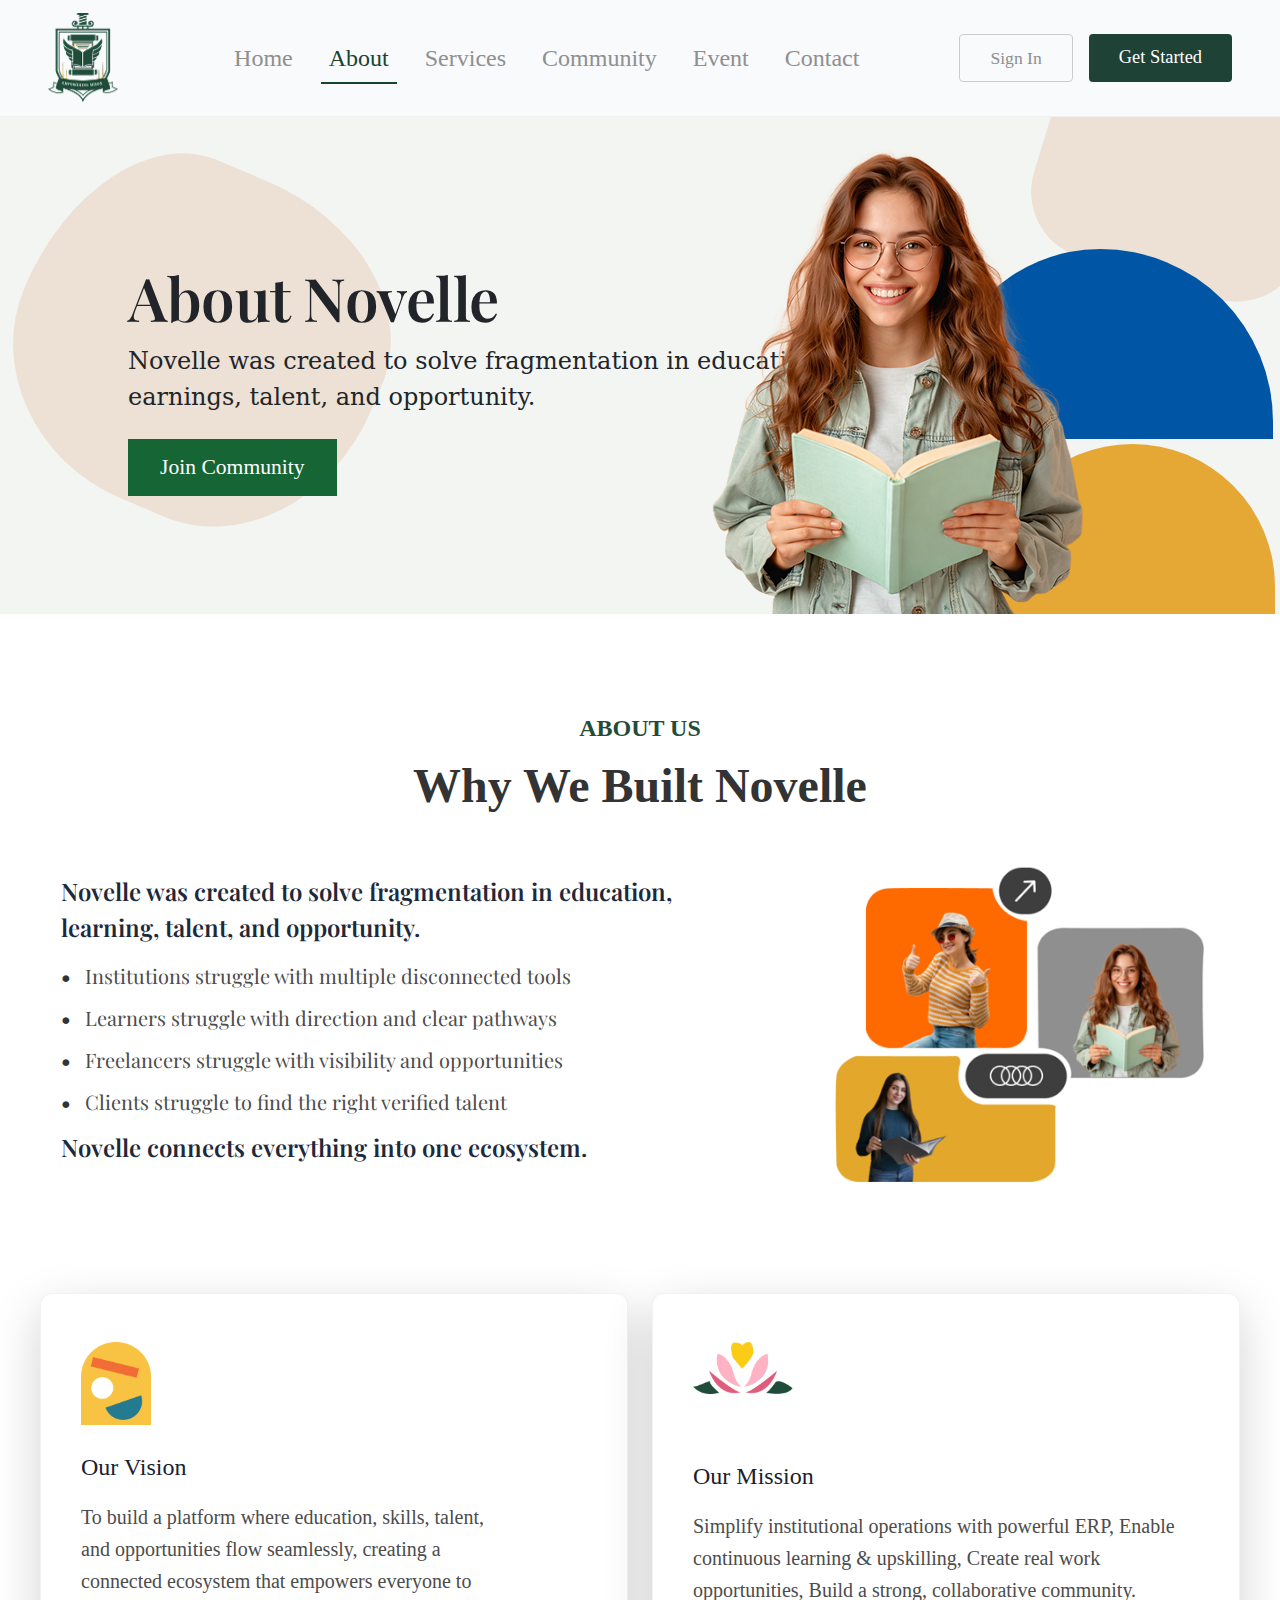
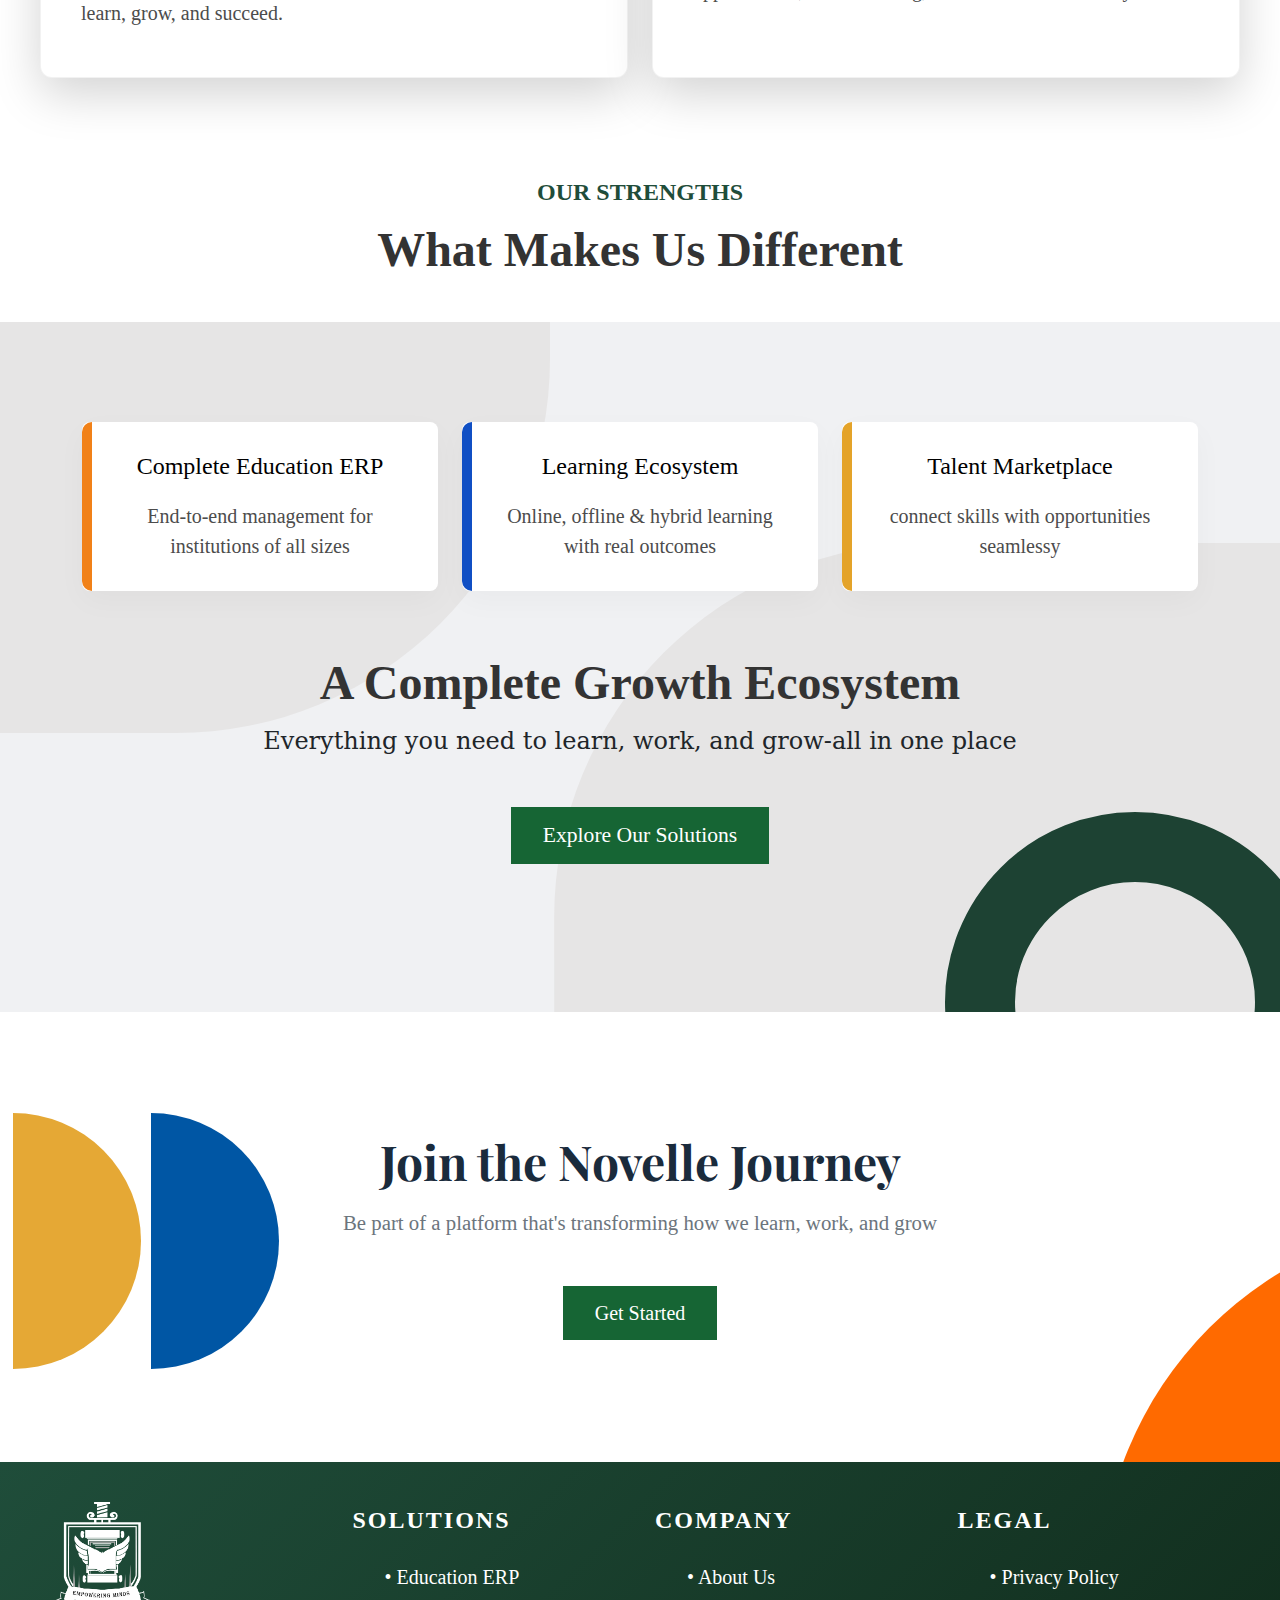
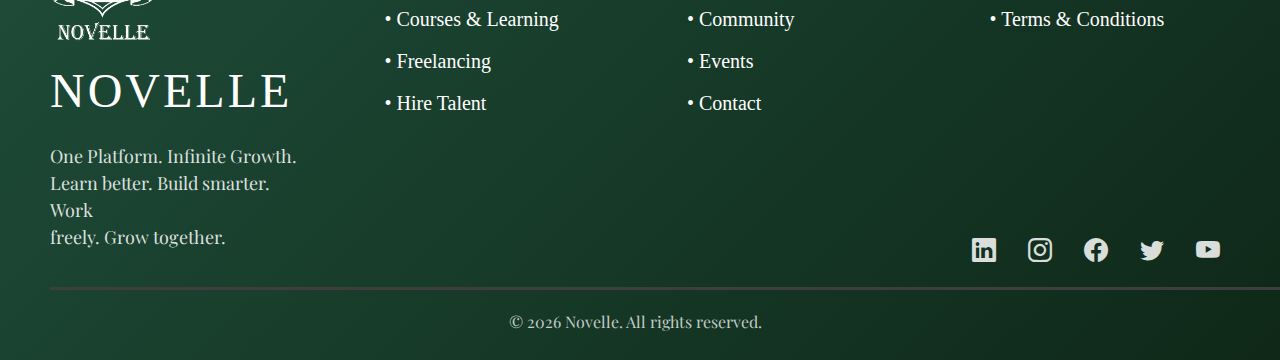
<file: about.html>
<!DOCTYPE html>
<html lang="en">

<head>
    <meta charset="UTF-8" />
    <meta name="viewport" content="width=device-width, initial-scale=1" />
    <title>About Novelle</title>
    <link href="https://cdn.jsdelivr.net/npm/bootstrap@5.3.3/dist/css/bootstrap.min.css" rel="stylesheet">
    <link href="https://cdn.jsdelivr.net/npm/bootstrap-icons/font/bootstrap-icons.css" rel="stylesheet">
    <link
        href="https://fonts.googleapis.com/css2?family=Playfair+Display:wght@600;700&family=Source+Sans+Pro:wght@400;600&display=swap"
        rel="stylesheet">
    <link rel="stylesheet" href="https://cdn.jsdelivr.net/npm/bootstrap-icons@1.11.1/font/bootstrap-icons.css">
    <link href="https://fonts.googleapis.com/css2?family=Playfair+Display:wght@400;600;700&display=swap"
        rel="stylesheet">
    <link rel="stylesheet" href="css/about.css">
</head>

<body>
    <!-- Footer  -->
    <nav class="navbar navbar-expand-lg sticky-top novelle-navbar">
        <div class="container-fluid px-lg-5">
            <a class="navbar-brand" href="index.html">
                <img src="assets/images/header/Header-img.png" alt="Novelle Logo">
            </a>
            <button class="navbar-toggler" type="button" data-bs-toggle="collapse" data-bs-target="#mainNavbar"
                aria-controls="mainNavbar" aria-expanded="false" aria-label="Toggle navigation">
                <span class="navbar-toggler-icon"></span>
            </button>
            <div class="collapse navbar-collapse" id="mainNavbar">
                <ul class="navbar-nav mx-auto gap-2 gap-lg-1">
                    <li class="nav-item">
                        <a class="nav-link active" aria-current="page" href="index.html">Home</a>
                    </li>
                    <li class="nav-item">
                        <a class="nav-link" href="about.html">About</a>
                    </li>
                    <li class="nav-item dropdown">
                        <a class="nav-link dropdown-toggle" href="#" id="servicesDropdown" role="button"
                            data-bs-toggle="dropdown" aria-expanded="false">
                            Services
                        </a>
                        <ul class="dropdown-menu border-0 shadow-sm" aria-labelledby="servicesDropdown">
                            <li><a class="dropdown-item" href="schoolerp.html">School ERP</a></li>
                            <li><a class="dropdown-item" href="jobportal.html">Job Portal</a></li>
                            <li><a class="dropdown-item" href="learningapplication.html">Learning Application</a></li>
                        </ul>
                    </li>
                    <li class="nav-item">
                        <a class="nav-link" href="community.html">Community</a>
                    </li>
                    <li class="nav-item">
                        <a class="nav-link" href="event.html">Event</a>
                    </li>
                    <li class="nav-item">
                        <a class="nav-link" href="contact.html">Contact</a>
                    </li>
                </ul>
                <div class="d-flex flex-column flex-lg-row gap-3 mt-3 mt-lg-0 align-items-center">
                    <a href="contact.html" class="btn btn-outline-novelle">Sign In</a>
                    <a href="contact.html" class="btn btn-novelle">Get Started</a>
                </div>
            </div>
        </div>
    </nav>
    <!-- Body  -->
    <main class="bg-white font-serif">
        <section class="about-novelle position-relative mainbg overflow-hidden mb-5">
            <div class="about-bg-blob"></div>
            <div class="container1 position-relative z-1">
                <div class="row align-items-center">
                    <div class="col-lg-6 about-text-content">
                        <h2 class="hero-title mb-3">About Novelle</h2>
                        <p class="hero-subtitle text-secondary fs-4 text-dark mb-4">
                            Novelle was created to solve fragmentation in education, l <br /> earnings, talent, and
                            opportunity.
                        </p>
                        <div class="mt-4">
                            <a href="#" class="join-btn">Join Community</a>
                        </div>
                    </div>
                    <div class="col-lg-6 position-relative d-flex justify-content-center align-items-end">
                        <div class="geometric-stack">
                            <div class="shape shape-blue"></div>
                            <div class="shape shape-gold"></div>
                            <img src="assets/images/about/about-img1.png" class="about-main-img" alt="Student reading">
                        </div>
                    </div>
                </div>
            </div>
        </section>
        <section class="py-5 novelle-about-section">
            <div class="container-fluid novelle-container-why">
                <div class="text-center mb-5">
                    <p class="features-label">
                        ABOUT US
                    </p>
                    <h2 class="features-title">
                        Why We Built Novelle
                    </h2>
                </div>
                <div class="row align-items-center custom-flex-row">
                    <div class="col-content">
                        <div class="text-wrapper">
                            <p class="sub-heading">
                                Novelle was created to solve fragmentation in education,<br class="d-none d-md-block">
                                learning, talent, and opportunity.
                            </p>
                            <ul class="custom-feature-list">
                                <li>Institutions struggle with multiple disconnected tools</li>
                                <li>Learners struggle with direction and clear pathways</li>
                                <li>Freelancers struggle with visibility and opportunities</li>
                                <li>Clients struggle to find the right verified talent</li>
                            </ul>
                            <p class="sub-heading">Novelle connects everything into one ecosystem.</p>
                        </div>
                    </div>
                    <div class="col-image">
                        <div class="image-container">
                            <img src="assets/images/about/about2nd-img.png" alt="Novelle Ecosystem" class="img-fluid">
                        </div>
                    </div>
                </div>
            </div>
        </section>
        <section class="py-5 vision-mission-section mb-5">
            <div class="container-fluid novelle-container">
                <div class="row g-4">
                    <div class="col-md-6">
                        <div class="vm-card shadow-lg">
                            <div class="vm-icon-wrapper">
                                <img src="assets/images/about/vm-img1.png" alt="Vision Icon" class="vm-icon">
                            </div>
                            <h3 class="vm-title">Our Vision</h3>
                            <p class="vm-text">
                                To build a platform where education, skills, talent, <br /> and
                                opportunities flow seamlessly, creating a <br /> connected
                                ecosystem that empowers everyone to <br /> learn, grow, and succeed.
                            </p>
                        </div>
                    </div>
                    <div class="col-md-6">
                        <div class="vm-card shadow-lg">
                            <div class="vm-icon-wrapper">
                                <img src="assets/images/about/vm-img2.png" alt="Mission Icon" class="vm-icon1">
                            </div>
                            <h3 class="vm-title">Our Mission</h3>
                            <p class="vm-text">
                                Simplify institutional operations with powerful ERP, Enable <br />
                                continuous learning & upskilling, Create real work <br />
                                opportunities, Build a strong, collaborative community.
                            </p>
                        </div>
                    </div>
                </div>
            </div>
        </section>
        <div class="text-center mb-5">
            <p class="features-label">
                OUR STRENGTHS
            </p>
            <h2 class="features-title">
                What Makes Us Different
            </h2>
        </div>
        <section class="demo-features-section">
            <div class="shape shape-left-swirl"></div>
            <div class="shape shape-bottom-right-ring2"></div>
            <div class="shape shape-bottom-right-ring"></div>
            <div class="container position-relative">
                <div class="row g-4 justify-content-center mb-5">
                    <div class="col-md-4">
                        <div class="demo-card border-orange">
                            <h5>Complete Education ERP</h5>
                            <p>End-to-end management for <br /> institutions of all sizes</p>
                        </div>
                    </div>
                    <div class="col-md-4">
                        <div class="demo-card border-blue">
                            <h5>Learning Ecosystem</h5>
                            <p>Online, offline & hybrid learning <br> with real outcomes</p>
                        </div>
                    </div>
                    <div class="col-md-4">
                        <div class="demo-card border-yellow">
                            <h5>Talent Marketplace</h5>
                            <p>connect skills with opportunities <br> seamlessy</p>
                        </div>
                    </div>
                </div>
            </div>
            <div class="container text-center mb-5 position-relative">
                <h2 class="features-title mb-3">
                    A Complete Growth Ecosystem
                </h2>
                <p class="hero-subtitle text-secondary fs-4 text-dark mb-5">
                    Everything you need to learn, work, and grow-all in one place
                </p>
                <a href="#" class="join-btn">Explore Our Solutions</a>
            </div>
        </section>
        <section class="novelle-cta position-relative overflow-hidden">
            <div class="shape shape-gold1"></div>
            <div class="shape shape-blue1"></div>
            <div class="shape shape-orange"></div>
            <div class="container position-relative z-1">
                <div class="row justify-content-center">
                    <div class="col-12 col-md-10 col-lg-8 text-center">
                        <h2 class="cta-heading mb-3">Join the Novelle Journey</h2>
                        <p class="cta-subtitle mb-5">
                            Be part of a platform that's transforming how we learn, work, and grow
                        </p>
                        <div class="d-flex justify-content-center">
                            <a href="contact.html" class="cta-btn">
                                Get Started
                            </a>
                        </div>
                    </div>
                </div>
            </div>
        </section>
    </main>
    <!-- Footer  -->
    <footer class="novelle-footer">
        <div class="footer-wrapper">
            <div class="footer-content">
                <div class="footer-column footer-brand">
                    <a href="index.html"><img src="assets/images/footer/footer-logo-img.png" alt="Novelle Logo"
                            class="footer-logo"></a>
                    <h2 class="footer-brand-title">NOVELLE</h2>
                    <p class="footer-brand-text">One Platform. Infinite Growth. <br /> Learn better. Build smarter. Work
                        <br />
                        freely. Grow together.
                    </p>
                </div>
                <div class="footer-column">
                    <h3 class="footer-section-heading">SOLUTIONS</h3>
                    <ul class="footer-links">
                        <li><a href="schoolerp.html">• Education ERP</a></li>
                        <li><a href="learningapplication.html">• Courses & Learning</a></li>
                        <li><a href="jobportal.html">• Freelancing</a></li>
                        <li><a href="#hire-talent">• Hire Talent</a></li>
                    </ul>
                </div>
                <div class="footer-column">
                    <h3 class="footer-section-heading">COMPANY</h3>
                    <ul class="footer-links">
                        <li><a href="about.html">• About Us</a></li>
                        <li><a href="community.html">• Community</a></li>
                        <li><a href="event.html">• Events</a></li>
                        <li><a href="contact.html">• Contact</a></li>
                    </ul>
                </div>
                <div class="footer-column">
                    <h3 class="footer-section-heading">LEGAL</h3>
                    <ul class="footer-links">
                        <li><a href="#privacy">• Privacy Policy</a></li>
                        <li><a href="#terms">• Terms & Conditions</a></li>
                    </ul>
                </div>
                <div class="footer-social-container">
                    <a href="https://linkedin.com" class="social-link" target="_blank" aria-label="LinkedIn">
                        <i class="bi bi-linkedin"></i>
                    </a>
                    <a href="https://instagram.com" class="social-link" target="_blank" aria-label="Instagram">
                        <i class="bi bi-instagram"></i>
                    </a>
                    <a href="https://facebook.com" class="social-link" target="_blank" aria-label="Facebook">
                        <i class="bi bi-facebook"></i>
                    </a>
                    <a href="https://twitter.com" class="social-link" target="_blank" aria-label="Twitter">
                        <i class="bi bi-twitter"></i>
                    </a>
                    <a href="https://youtube.com" class="social-link" target="_blank" aria-label="YouTube">
                        <i class="bi bi-youtube"></i>
                    </a>
                </div>
            </div>
            <div class="footer-divider"></div>
            <div class="footer-copyright">
                <p>&copy; 2026 Novelle. All rights reserved.</p>
            </div>
        </div>
    </footer>
    <script src="https://cdn.jsdelivr.net/npm/bootstrap@5.3.3/dist/js/bootstrap.bundle.min.js"></script>
    <script src="https://cdn.jsdelivr.net/npm/bootstrap@5.3.2/dist/js/bootstrap.bundle.min.js"></script>
    <script src="js/about.js"></script>
    <!-- Join Community Model -->
    <div id="toaster" class="toaster"></div>
    <div id="joinModal" class="modal-overlay">
        <div class="modal-content modal-compact">
            <button class="modal-close" id="joinModalClose">×</button>
            <div class="modal-scroll-container">
                <header class="modal-header">
                    <h2>Join the Novelle Community</h2>
                    <p class="subtitle">Learn. Collaborate. Grow Together.</p>
                </header>
                <div class="modal-body">
                    <form class="novelle-form" id="joinForm" novalidate>
                        <div class="form-grid">
                            <div class="field-group">
                                <label>FULL NAME</label>
                                <input type="text" class="input-field" id="fullName" required>
                                <span class="error-message">Enter a valid name.</span>
                            </div>
                            <div class="field-group">
                                <label>EMAIL</label>
                                <input type="email" class="input-field" id="email" required>
                                <span class="error-message">Enter a valid email.</span>
                            </div>
                            <div class="field-group">
                                <label>MOBILE NUMBER</label>
                                <input type="tel" class="input-field" id="mobile" required>
                                <span class="error-message">Enter a valid 10-digit number.</span>
                            </div>
                            <div class="field-group">
                                <label>CITY / LOCATION</label>
                                <input type="text" class="input-field" id="city" required>
                                <span class="error-message">City cannot be empty.</span>
                            </div>
                        </div>
                        <div class="field-group full-width">
                            <label>YOUR ROLE / IDENTITY</label>
                            <p class="instruction">How do you identify yourself on Novelle?</p>
                            <select class="input-field select-custom" id="role" required>
                                <option disabled selected>Select role</option>
                                <option>Student</option>
                                <option>Professional</option>
                                <option>Freelancer</option>
                                <option>Entrepreneur</option>
                            </select>
                            <span class="error-message">Please select a role.</span>
                        </div>
                        <div class="field-group full-width">
                            <label>AREA OF INTEREST</label>
                            <p class="instruction">What are you interested in?</p>
                            <select class="input-field select-custom" id="interest" required>
                                <option disabled selected>Select one or more</option>
                                <option>Web Development</option>
                                <option>Data Science</option>
                                <option>Mobile Development</option>
                                <option>UI/UX Design</option>
                            </select>
                            <span class="error-message">Please select an area of interest.</span>
                        </div>
                        <div class="field-group full-width">
                            <label>SKILLS / EXPERTISE</label>
                            <p class="instruction">Your Primary Skills or Interests</p>
                            <select class="input-field select-custom" id="skills" required>
                                <option disabled selected>Select one or more</option>
                                <option>.NET</option>
                                <option>SQL</option>
                                <option>DBMS</option>
                                <option>HTML</option>
                                <option>CSS</option>
                                <option>JS</option>
                                <option>REACT</option>
                                <option>Python</option>
                                <option>Node.js</option>
                            </select>
                            <span class="error-message">Please select at least one skill.</span>
                        </div>
                    </form>
                </div>
            </div>
            <div class="form-footer">
                <button class="btn-submit" id="joinModalConfirm" type="button">Join the Novelle Community</button>
            </div>
        </div>
    </div>
</body>

</html>
</file>
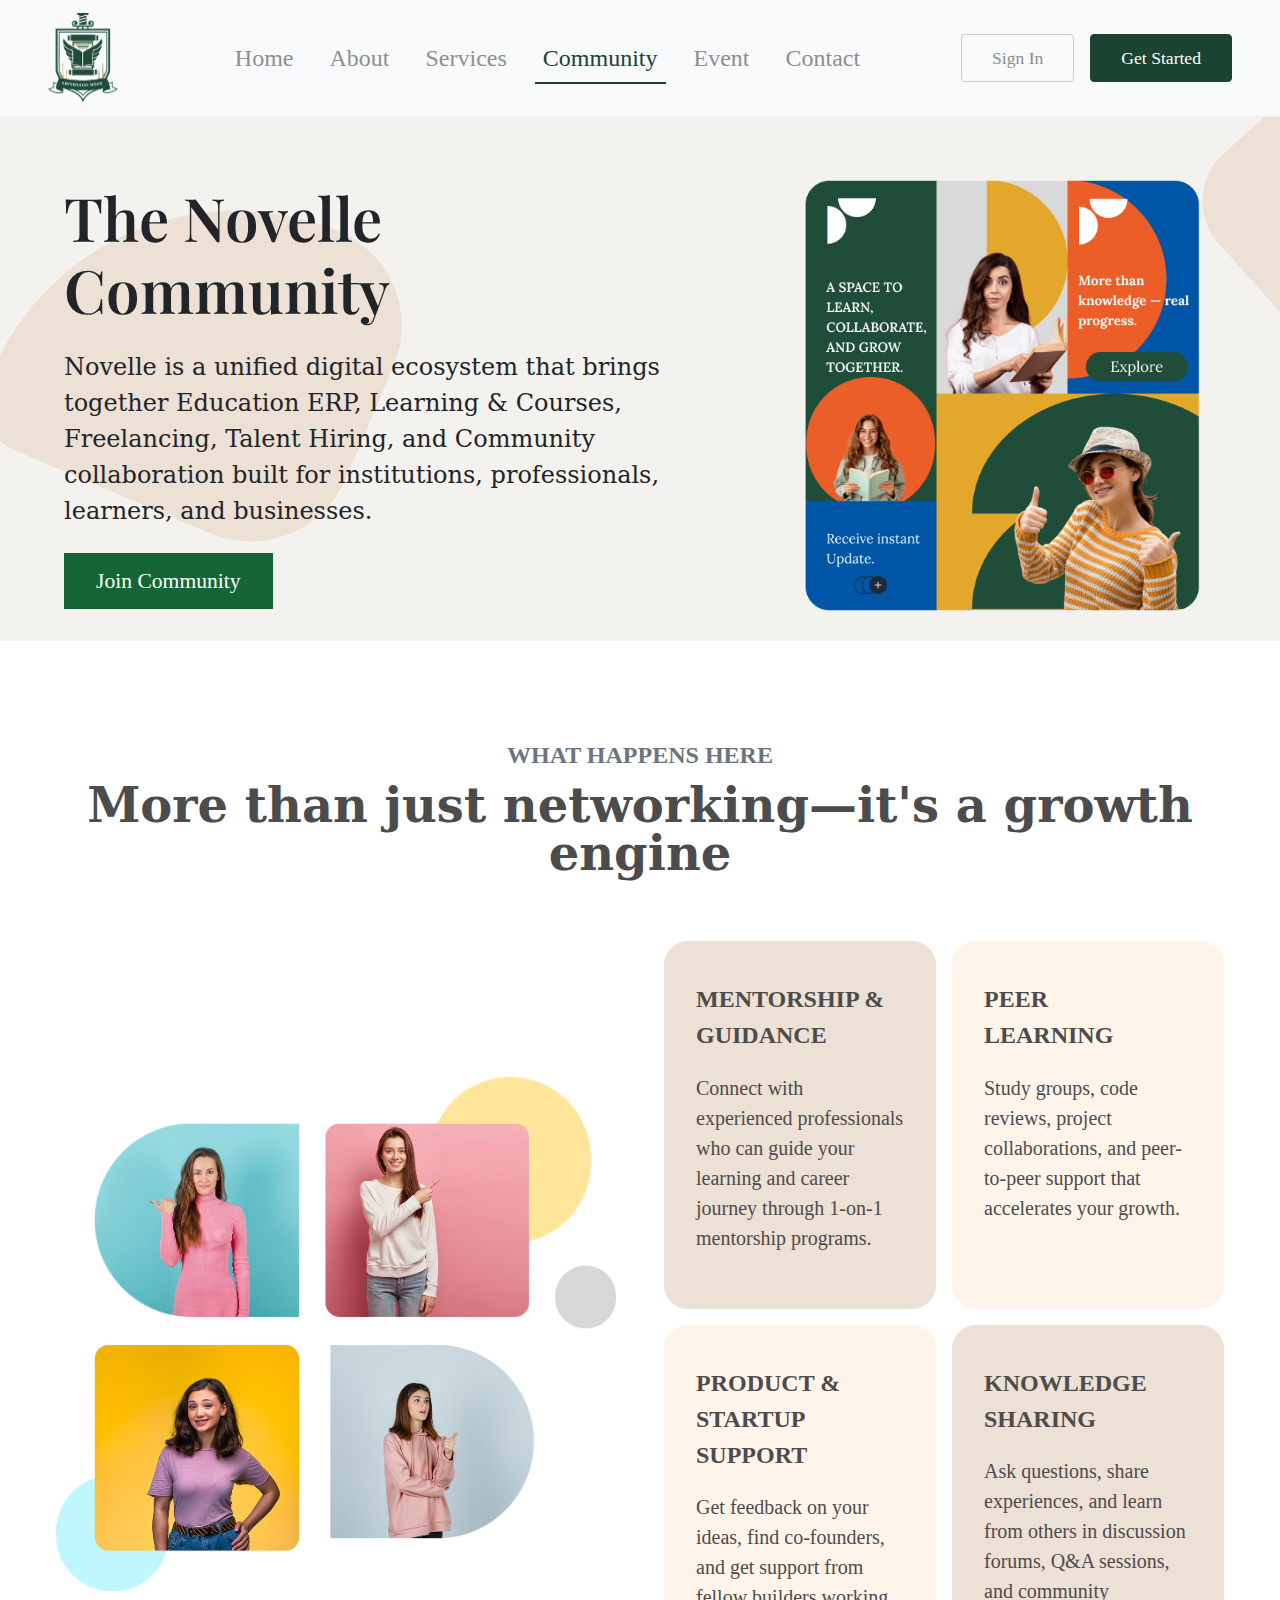
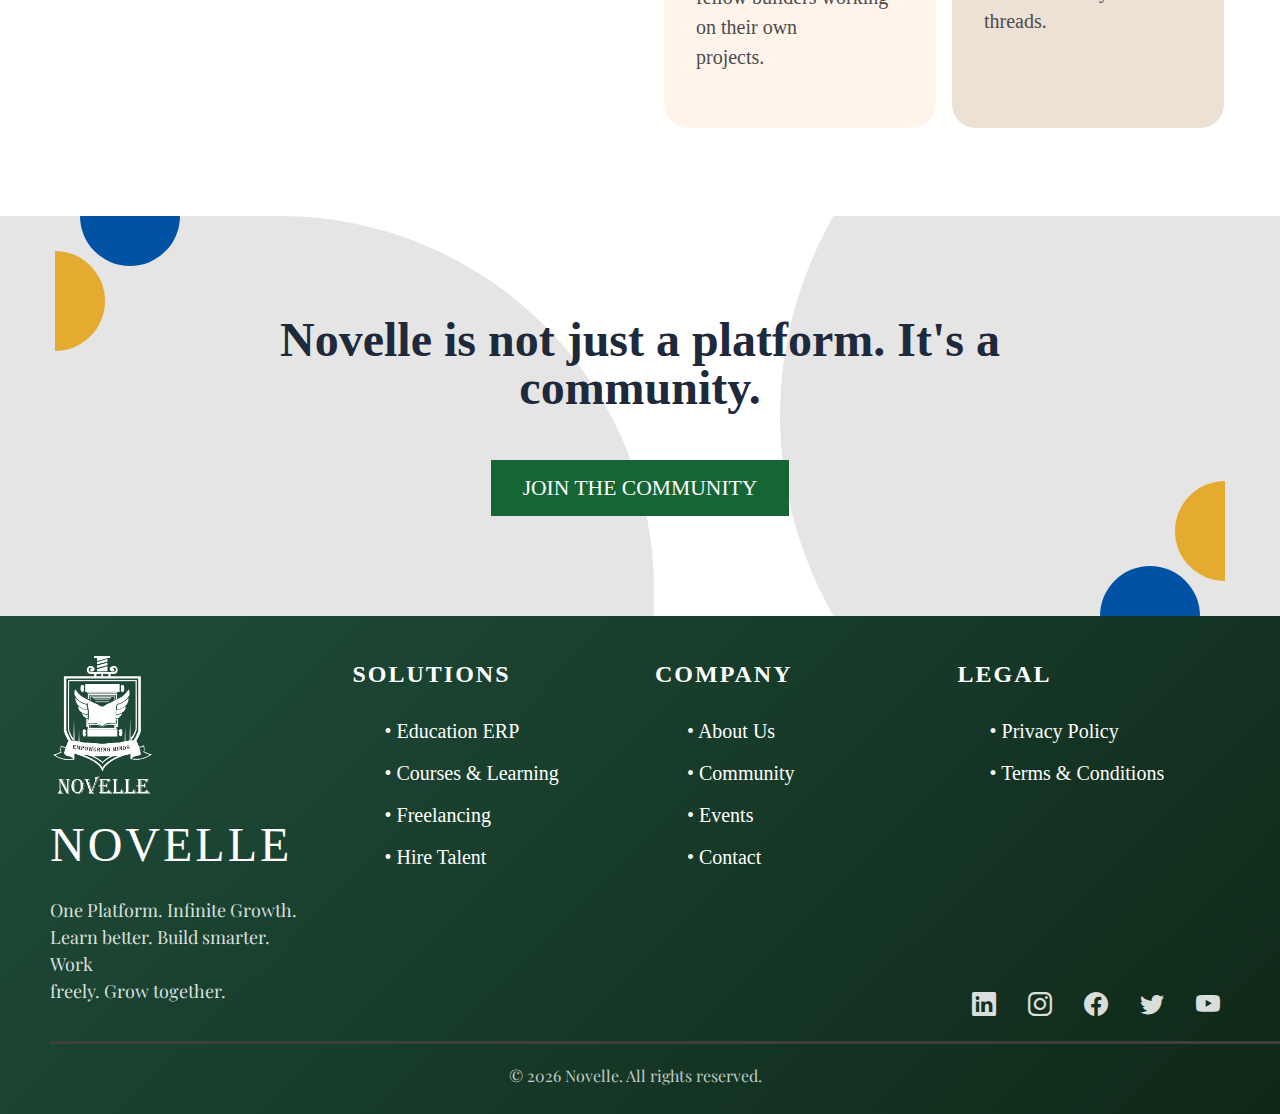
<file: community.html>
<!DOCTYPE html>
<html lang="en">

<head>
    <meta charset="UTF-8">
    <title>Novelle</title>
    <meta name="viewport" content="width=device-width, initial-scale=1">
    <link href="https://cdn.jsdelivr.net/npm/bootstrap@5.3.3/dist/css/bootstrap.min.css" rel="stylesheet">
    <link href="https://fonts.googleapis.com/css2?family=Playfair+Display:wght@400;500;600&display=swap"
        rel="stylesheet">
    <link href="https://cdn.jsdelivr.net/npm/bootstrap-icons/font/bootstrap-icons.css" rel="stylesheet">
    <link
        href="https://fonts.googleapis.com/css2?family=Playfair+Display:wght@600;700&family=Source+Sans+Pro:wght@400;600&display=swap"
        rel="stylesheet">
    <link rel="stylesheet" href="css/community.css">
</head>

<body>
    <nav class="navbar navbar-expand-lg sticky-top novelle-navbar">
        <div class="container-fluid px-lg-5">
            <a class="navbar-brand" href="index.html">
                <img src="assets/images/header/Header-img.png" alt="Novelle Logo">
            </a>
            <button class="navbar-toggler" type="button" data-bs-toggle="collapse" data-bs-target="#mainNavbar"
                aria-controls="mainNavbar" aria-expanded="false" aria-label="Toggle navigation">
                <span class="navbar-toggler-icon"></span>
            </button>
            <div class="collapse navbar-collapse" id="mainNavbar">
                <ul class="navbar-nav mx-auto gap-2 gap-lg-1">
                    <li class="nav-item">
                        <a class="nav-link active" aria-current="page" href="index.html">Home</a>
                    </li>
                    <li class="nav-item">
                        <a class="nav-link" href="about.html">About</a>
                    </li>
                    <li class="nav-item dropdown">
                        <a class="nav-link dropdown-toggle" href="#" id="servicesDropdown" role="button"
                            data-bs-toggle="dropdown" aria-expanded="false">
                            Services
                        </a>
                        <ul class="dropdown-menu border-0 shadow-sm" aria-labelledby="servicesDropdown">
                            <li><a class="dropdown-item" href="schoolerp.html">School ERP</a></li>
                            <li><a class="dropdown-item" href="jobportal.html">Job Portal</a></li>
                            <li><a class="dropdown-item" href="learningapplication.html">Learning Application</a></li>
                        </ul>
                    </li>
                    <li class="nav-item">
                        <a class="nav-link" href="community.html">Community</a>
                    </li>
                    <li class="nav-item">
                        <a class="nav-link" href="event.html">Event</a>
                    </li>
                    <li class="nav-item">
                        <a class="nav-link" href="contact.html">Contact</a>
                    </li>
                </ul>
                <div class="d-flex flex-column flex-lg-row gap-3 mt-3 mt-lg-0 align-items-center">
                    <a href="contact.html" class="btn btn-outline-novelle">Sign In</a>
                    <a href="contact.html" class="btn btn-novelle">Get Started</a>
                </div>
            </div>
        </div>
    </nav>
    <main>
        <section class="hero-section mainbg position-relative overflow-hidden ">
            <div class="about-bg-blob"></div>
            <div class="container1 position-relative z-1">
                <div class="row align-items-center g-0">
                    <div class="col-lg-8 hero-text d-flex flex-column justify-content-center text-center text-lg-start">
                        <h1 class="hero-title display-4 fw-semibold mb-4">
                            <span class="hmb">The Novelle <br /> </span>
                            <span class="hmb">Community</span>
                        </h1>
                        <p class="hero-subtitle text-secondary fs-4 text-dark mb-4">
                            Novelle is a unified digital ecosystem that brings <br /> together Education ERP,
                            Learning & Courses, <br /> Freelancing, Talent Hiring, and Community <br /> collaboration
                            built for institutions, professionals, <br /> learners, and businesses.
                        </p>
                        <div>
                            <button class="join-btn">Join Community</button>
                        </div>
                    </div>
                    <div class="col-lg-4 text-center">
                        <div class="hero-img-container">
                            <img src="assets/images/community/community-img1.png" class="img-fluid"
                                alt="Novelle Collage">
                        </div>
                    </div>
                </div>
            </div>
        </section>
        <section class="what-happens mt-5 py-5 bg-white">
            <div class="hero-container">
                <div class="text-center mb-5">
                    <p class="section-tag fw-bold text-secondary tracking-widest mb-2">
                        WHAT HAPPENS HERE
                    </p>
                    <h2 class="section-title fw-bold">
                        More than just networking—it's a growth engine
                    </h2>
                </div>
                <div class="row align-items-center py-3 g-5">
                    <div class="col-lg-6">
                        <div class="image-container text-center">
                            <img src="assets/images/community/community-img2.png" class="img-fluid collage-img"
                                alt="Community Members Collage">
                        </div>
                    </div>
                    <div class="col-lg-6">
                        <div class="row g-3">
                            <div class="col-md-6">
                                <div class="feature-card card-beige">
                                    <h5 class="feature-title">MENTORSHIP & GUIDANCE</h5>
                                    <p class="feature-text">Connect with <br /> experienced professionals <br /> who can
                                        guide your <br /> learning and career <br /> journey through 1-on-1 <br />
                                        mentorship programs.</p>
                                </div>
                            </div>
                            <div class="col-md-6">
                                <div class="feature-card card-cream">
                                    <h5 class="feature-title">PEER <br /> LEARNING</h5>
                                    <p class="feature-text">Study groups, code <br /> reviews, project <br />
                                        collaborations, and
                                        peer- <br /> to-peer support that <br /> accelerates your growth.</p>
                                </div>
                            </div>
                            <div class="col-md-6">
                                <div class="feature-card card-cream">
                                    <h5 class="feature-title">PRODUCT & <br /> STARTUP SUPPORT</h5>
                                    <p class="feature-text">Get feedback on your <br /> ideas, find co-founders, <br />
                                        and get
                                        support from <br /> fellow builders working on their own <br /> projects.</p>
                                </div>
                            </div>
                            <div class="col-md-6">
                                <div class="feature-card card-beige">
                                    <h5 class="feature-title">KNOWLEDGE <br /> SHARING</h5>
                                    <p class="feature-text">Ask questions, share <br /> experiences, and learn <br />
                                        from others in
                                        discussion <br /> forums, Q&A sessions, and community <br /> threads.</p>
                                </div>
                            </div>
                        </div>
                    </div>
                </div>
            </div>
        </section>
        <section class="cta-section text-center mt-4 position-relative overflow-hidden">
            <div class="shape shape-blue-top"></div>
            <div class="shape shape-gold-left"></div>
            <div class="shape shape-gold-right"></div>
            <div class="shape shape-blue-bottom"></div>
            <div class="bg-curve-left"></div>
            <div class="bg-curve-right"></div>
            <div class="container position-relative z-1">
                <h2 class="cta-heading mb-5">
                    Novelle is not just a platform. It's a <br /> community.
                </h2>
                <button class="join-btn">
                    JOIN THE COMMUNITY
                </button>
            </div>
        </section>
    </main>
    <footer class="novelle-footer">
        <div class="footer-wrapper">
            <div class="footer-content">
                <div class="footer-column footer-brand">
                    <a href="index.html"><img src="assets/images/footer/footer-logo-img.png" alt="Novelle Logo"
                            class="footer-logo"></a>
                    <h2 class="footer-brand-title">NOVELLE</h2>
                    <p class="footer-brand-text">One Platform. Infinite Growth. <br /> Learn better. Build smarter. Work
                        <br />
                        freely. Grow together.
                    </p>
                </div>
                <div class="footer-column">
                    <h3 class="footer-section-heading">SOLUTIONS</h3>
                    <ul class="footer-links">
                        <li><a href="schoolerp.html">• Education ERP</a></li>
                        <li><a href="learningapplication.html">• Courses & Learning</a></li>
                        <li><a href="jobportal.html">• Freelancing</a></li>
                        <li><a href="#hire-talent">• Hire Talent</a></li>
                    </ul>
                </div>
                <div class="footer-column">
                    <h3 class="footer-section-heading">COMPANY</h3>
                    <ul class="footer-links">
                        <li><a href="about.html">• About Us</a></li>
                        <li><a href="community.html">• Community</a></li>
                        <li><a href="event.html">• Events</a></li>
                        <li><a href="contact.html">• Contact</a></li>
                    </ul>
                </div>
                <div class="footer-column">
                    <h3 class="footer-section-heading">LEGAL</h3>
                    <ul class="footer-links">
                        <li><a href="#privacy">• Privacy Policy</a></li>
                        <li><a href="#terms">• Terms & Conditions</a></li>
                    </ul>
                </div>
                <div class="footer-social-container">
                    <a href="https://linkedin.com" class="social-link" target="_blank" aria-label="LinkedIn">
                        <i class="bi bi-linkedin"></i>
                    </a>
                    <a href="https://instagram.com" class="social-link" target="_blank" aria-label="Instagram">
                        <i class="bi bi-instagram"></i>
                    </a>
                    <a href="https://facebook.com" class="social-link" target="_blank" aria-label="Facebook">
                        <i class="bi bi-facebook"></i>
                    </a>
                    <a href="https://twitter.com" class="social-link" target="_blank" aria-label="Twitter">
                        <i class="bi bi-twitter"></i>
                    </a>
                    <a href="https://youtube.com" class="social-link" target="_blank" aria-label="YouTube">
                        <i class="bi bi-youtube"></i>
                    </a>
                </div>
            </div>
            <div class="footer-divider"></div>
            <div class="footer-copyright">
                <p>&copy; 2026 Novelle. All rights reserved.</p>
            </div>
        </div>
    </footer>
    <script src="https://cdn.jsdelivr.net/npm/bootstrap@5.3.3/dist/js/bootstrap.bundle.min.js"></script>
    <script src="js/community.js"></script>
    <!-- Join Community Model -->
    <div id="toaster" class="toaster"></div>
    <div id="joinModal" class="modal-overlay">
        <div class="modal-content modal-compact">
            <button class="modal-close" id="joinModalClose">×</button>
            <div class="modal-scroll-container">
                <header class="modal-header">
                    <h2>Join the Novelle Community</h2>
                    <p class="subtitle">Learn. Collaborate. Grow Together.</p>
                </header>
                <div class="modal-body">
                    <form class="novelle-form" id="joinForm" novalidate>
                        <div class="form-grid">
                            <div class="field-group">
                                <label>FULL NAME</label>
                                <input type="text" class="input-field" id="fullName" required>
                                <span class="error-message">Enter a valid name.</span>
                            </div>
                            <div class="field-group">
                                <label>EMAIL</label>
                                <input type="email" class="input-field" id="email" required>
                                <span class="error-message">Enter a valid email.</span>
                            </div>
                            <div class="field-group">
                                <label>MOBILE NUMBER</label>
                                <input type="tel" class="input-field" id="mobile" required>
                                <span class="error-message">Enter a valid 10-digit number.</span>
                            </div>
                            <div class="field-group">
                                <label>CITY / LOCATION</label>
                                <input type="text" class="input-field" id="city" required>
                                <span class="error-message">City cannot be empty.</span>
                            </div>
                        </div>
                        <div class="field-group full-width">
                            <label>YOUR ROLE / IDENTITY</label>
                            <p class="instruction">How do you identify yourself on Novelle?</p>
                            <select class="input-field select-custom" id="role" required>
                                <option disabled selected>Select role</option>
                                <option>Student</option>
                                <option>Professional</option>
                                <option>Freelancer</option>
                                <option>Entrepreneur</option>
                            </select>
                            <span class="error-message">Please select a role.</span>
                        </div>
                        <div class="field-group full-width">
                            <label>AREA OF INTEREST</label>
                            <p class="instruction">What are you interested in?</p>
                            <select class="input-field select-custom" id="interest" required>
                                <option disabled selected>Select one or more</option>
                                <option>Web Development</option>
                                <option>Data Science</option>
                                <option>Mobile Development</option>
                                <option>UI/UX Design</option>
                            </select>
                            <span class="error-message">Please select an area of interest.</span>
                        </div>
                        <div class="field-group full-width">
                            <label>SKILLS / EXPERTISE</label>
                            <p class="instruction">Your Primary Skills or Interests</p>
                            <select class="input-field select-custom" id="skills" required>
                                <option disabled selected>Select one or more</option>
                                <option>.NET</option>
                                <option>SQL</option>
                                <option>DBMS</option>
                                <option>HTML</option>
                                <option>CSS</option>
                                <option>JS</option>
                                <option>REACT</option>
                                <option>Python</option>
                                <option>Node.js</option>
                            </select>
                            <span class="error-message">Please select at least one skill.</span>
                        </div>
                    </form>
                </div>
            </div>
            <div class="form-footer">
                <button class="btn-submit" id="joinModalConfirm" type="button">Join the Novelle Community</button>
            </div>
        </div>
    </div>

</body>

</html>
</file>
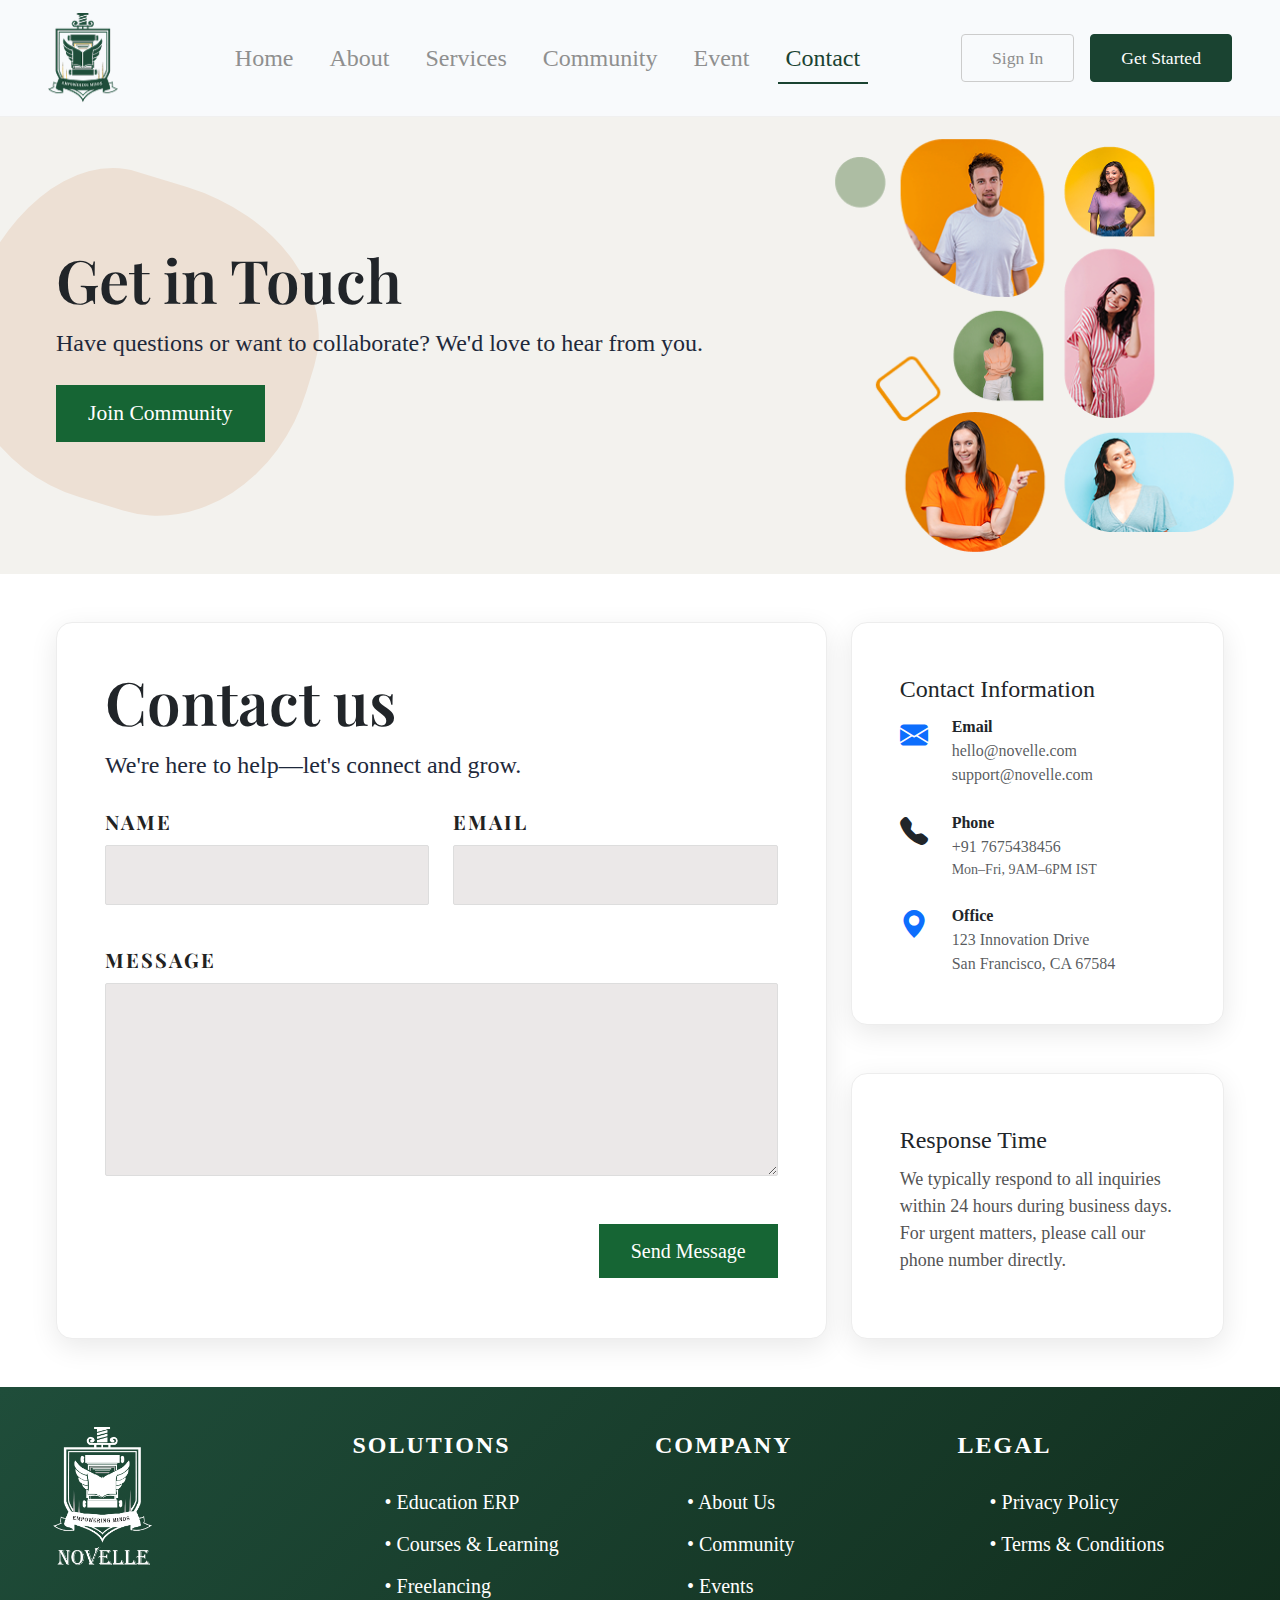
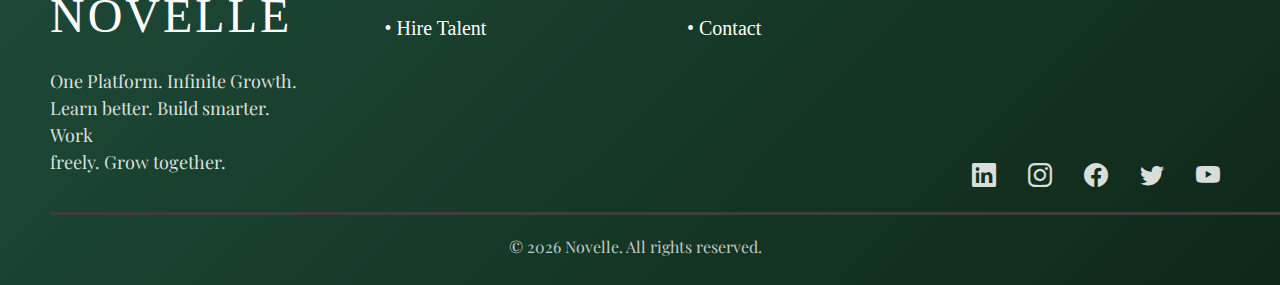
<file: contact.html>
<!DOCTYPE html>
<html lang="en">

<head>
    <meta charset="UTF-8" />
    <meta name="viewport" content="width=device-width, initial-scale=1" />
    <title>Contact | Novelle</title>
    <link href="https://cdn.jsdelivr.net/npm/bootstrap@5.3.3/dist/css/bootstrap.min.css" rel="stylesheet">
    <link href="https://fonts.googleapis.com/css2?family=Playfair+Display:wght@400;600;700&display=swap"
        rel="stylesheet">
    <link rel="stylesheet" href="css/contact.css">
</head>

<body>
    <nav class="navbar navbar-expand-lg sticky-top novelle-navbar">
        <div class="container-fluid px-lg-5">
            <a class="navbar-brand" href="index.html">
                <img src="assets/images/header/Header-img.png" alt="Novelle Logo">
            </a>
            <button class="navbar-toggler" type="button" data-bs-toggle="collapse" data-bs-target="#mainNavbar"
                aria-controls="mainNavbar" aria-expanded="false" aria-label="Toggle navigation">
                <span class="navbar-toggler-icon"></span>
            </button>
            <div class="collapse navbar-collapse" id="mainNavbar">
                <ul class="navbar-nav mx-auto gap-2 gap-lg-1">
                    <li class="nav-item">
                        <a class="nav-link active" aria-current="page" href="index.html">Home</a>
                    </li>
                    <li class="nav-item">
                        <a class="nav-link" href="about.html">About</a>
                    </li>
                    <li class="nav-item dropdown">
                        <a class="nav-link dropdown-toggle" href="#" id="servicesDropdown" role="button"
                            data-bs-toggle="dropdown" aria-expanded="false">
                            Services
                        </a>
                        <ul class="dropdown-menu border-0 shadow-sm" aria-labelledby="servicesDropdown">
                            <li><a class="dropdown-item" href="schoolerp.html">School ERP</a></li>
                            <li><a class="dropdown-item" href="jobportal.html">Job Portal</a></li>
                            <li><a class="dropdown-item" href="learningapplication.html">Learning Application</a></li>
                        </ul>
                    </li>
                    <li class="nav-item">
                        <a class="nav-link" href="community.html">Community</a>
                    </li>
                    <li class="nav-item">
                        <a class="nav-link" href="event.html">Event</a>
                    </li>
                    <li class="nav-item">
                        <a class="nav-link" href="contact.html">Contact</a>
                    </li>
                </ul>
                <div class="d-flex flex-column flex-lg-row gap-3 mt-3 mt-lg-0 align-items-center">
                    <a href="contact.html" class="btn btn-outline-novelle">Sign In</a>
                    <a href="contact.html" class="btn btn-novelle">Get Started</a>
                </div>
            </div>
        </div>
    </nav>
    <main class="contact-page-bg">
        <section class="hero-section position-relative overflow-hidden">
            <div class="hero-blob"></div>
            <div class="container-fluid position-relative z-1 hero-container">
                <div class="row align-items-center g-0">
                    <div class="col-lg-8 hero-text d-flex flex-column justify-content-center text-center text-lg-start">
                        <h1 class="hero-title mb-3">
                            Get in Touch
                        </h1>
                        <p class="hero-subtitle mb-4">
                            Have questions or want to collaborate? We'd love to hear from you.
                        </p>
                        <div>
                            <button class="join-btn" onclick="openJoinModal()">
                                Join Community
                            </button>
                        </div>
                    </div>
                    <div class="col-lg-4 text-center">
                        <div class="hero-img-container">
                            <img src="assets/images/contact/contact-img1.png" class="img-fluid" alt="Novelle Collage">
                        </div>
                    </div>
                </div>
            </div>
        </section>
        <section class="contact-form-section bg-white">
            <div class="container-fluid contact-container py-5">
                <div class="row g-4">
                    <div class="col-lg-8">
                        <div class="contact-card p-4 p-md-5 h-100">
                            <h2 class="hero-title mb-3"> Contact us</h2>
                            <p class="hero-subtitle mb-4">
                                We're here to help—let's connect and grow.
                            </p>
                            <form id="contactForm" novalidate>
                                <div class="row g-4 mb-4">
                                    <div class="col-md-6 field-group">
                                        <label
                                            class="form-label fs-5 fw-bold text-uppercase small tracking-wider">Name</label>
                                        <input type="text" class="form-control form-control-lg custom-input input-field"
                                            name="name" id="formName">
                                        <span class="error-message">Enter a valid name.</span>
                                    </div>
                                    <div class="col-md-6 field-group">
                                        <label
                                            class="form-label fw-bold fs-5 text-uppercase small tracking-wider">Email</label>
                                        <input type="email"
                                            class="form-control form-control-lg custom-input input-field" name="email"
                                            id="formEmail">
                                        <span class="error-message">Enter a valid email address.</span>
                                    </div>
                                </div>
                                <div class="mb-5 field-group">
                                    <label
                                        class="form-label fs-5 fw-bold text-uppercase small tracking-wider">Message</label>
                                    <textarea class="form-control form-control-lg custom-input input-field"
                                        name="message" id="formMessage" rows="6"></textarea>
                                    <span class="error-message">Message must be at least 10 characters.</span>
                                </div>
                                <div class="text-end">
                                    <button type="submit" class="cta-btn" id="submitBtn">Send Message</button>
                                </div>
                            </form>
                        </div>
                    </div>
                    <div class="col-lg-4">
                        <div class="d-flex flex-column gap-5">
                            <div class="contact-card p-4 p-md-5">
                                <h4 class="subcardheading">
                                    Contact Information
                                </h4>
                                <div class="d-flex gap-4 mb-4">
                                    <i class="bi bi-envelope-fill text-primary fs-3"></i>
                                    <div>
                                        <strong>Email</strong>
                                        <p class="mb-0 text-muted">hello@novelle.com</p>
                                        <p class="mb-0 text-muted">support@novelle.com</p>
                                    </div>
                                </div>
                                <div class="d-flex gap-4 mb-4">
                                    <i class="bi bi-telephone-fill text-orange fs-3"></i>
                                    <div>
                                        <strong>Phone</strong>
                                        <p class="mb-0 text-muted">+91 7675438456</p>
                                        <p class="mb-0 text-muted small">
                                            Mon–Fri, 9AM–6PM IST
                                        </p>
                                    </div>
                                </div>
                                <div class="d-flex gap-4">
                                    <i class="bi bi-geo-alt-fill text-primary fs-3"></i>
                                    <div>
                                        <strong>Office</strong>
                                        <p class="mb-0 text-muted">123 Innovation Drive</p>
                                        <p class="mb-0 text-muted">San Francisco, CA 67584</p>
                                    </div>
                                </div>
                            </div>
                            <div class="contact-card p-4 p-md-5">
                                <h4 class="subcardheading">
                                    Response Time
                                </h4>
                                <p class="subcardheadingtitle">
                                    We typically respond to all inquiries <br /> within 24 hours during business days.
                                    <br />
                                    For urgent matters, please call our <br /> phone number directly.
                                </p>
                            </div>
                        </div>
                    </div>
                </div>
            </div>
        </section>
    </main>
    <footer class="novelle-footer">
        <div class="footer-wrapper">
            <div class="footer-content">
                <div class="footer-column footer-brand">
                    <a href="index.html"><img src="assets/images/footer/footer-logo-img.png" alt="Novelle Logo"
                            class="footer-logo"></a>
                    <h2 class="footer-brand-title">NOVELLE</h2>
                    <p class="footer-brand-text">One Platform. Infinite Growth. <br /> Learn better. Build smarter. Work
                        <br />
                        freely. Grow together.
                    </p>
                </div>
                <div class="footer-column">
                    <h3 class="footer-section-heading">SOLUTIONS</h3>
                    <ul class="footer-links">
                        <li><a href="schoolerp.html">• Education ERP</a></li>
                        <li><a href="learningapplication.html">• Courses & Learning</a></li>
                        <li><a href="jobportal.html">• Freelancing</a></li>
                        <li><a href="#hire-talent">• Hire Talent</a></li>
                    </ul>
                </div>
                <div class="footer-column">
                    <h3 class="footer-section-heading">COMPANY</h3>
                    <ul class="footer-links">
                        <li><a href="about.html">• About Us</a></li>
                        <li><a href="community.html">• Community</a></li>
                        <li><a href="event.html">• Events</a></li>
                        <li><a href="contact.html">• Contact</a></li>
                    </ul>
                </div>
                <div class="footer-column">
                    <h3 class="footer-section-heading">LEGAL</h3>
                    <ul class="footer-links">
                        <li><a href="#privacy">• Privacy Policy</a></li>
                        <li><a href="#terms">• Terms & Conditions</a></li>
                    </ul>
                </div>
                <div class="footer-social-container">
                    <a href="https://linkedin.com" class="social-link" target="_blank" aria-label="LinkedIn">
                        <i class="bi bi-linkedin"></i>
                    </a>
                    <a href="https://instagram.com" class="social-link" target="_blank" aria-label="Instagram">
                        <i class="bi bi-instagram"></i>
                    </a>
                    <a href="https://facebook.com" class="social-link" target="_blank" aria-label="Facebook">
                        <i class="bi bi-facebook"></i>
                    </a>
                    <a href="https://twitter.com" class="social-link" target="_blank" aria-label="Twitter">
                        <i class="bi bi-twitter"></i>
                    </a>
                    <a href="https://youtube.com" class="social-link" target="_blank" aria-label="YouTube">
                        <i class="bi bi-youtube"></i>
                    </a>
                </div>
            </div>
            <div class="footer-divider"></div>
            <div class="footer-copyright">
                <p>&copy; 2026 Novelle. All rights reserved.</p>
            </div>
        </div>
    </footer>
    <div id="toast" class="toast-custom"></div>
    <script src="https://cdn.jsdelivr.net/npm/bootstrap@5.3.3/dist/js/bootstrap.bundle.min.js"></script>
    <link href="https://cdn.jsdelivr.net/npm/bootstrap-icons/font/bootstrap-icons.css" rel="stylesheet">
    <script src="js/contact.js"></script>
    <!-- Join Community Model -->
    <div id="toaster" class="toaster"></div>
    <div id="joinModal" class="modal-overlay">
        <div class="modal-content modal-compact">
            <button class="modal-close" id="joinModalClose">×</button>
            <div class="modal-scroll-container">
                <header class="modal-header">
                    <h2>Join the Novelle Community</h2>
                    <p class="subtitle">Learn. Collaborate. Grow Together.</p>
                </header>
                <div class="modal-body">
                    <form class="novelle-form" id="joinForm" novalidate>
                        <div class="form-grid">
                            <div class="field-group">
                                <label>FULL NAME</label>
                                <input type="text" class="input-field" id="fullName" required>
                                <span class="error-message">Enter a valid name.</span>
                            </div>
                            <div class="field-group">
                                <label>EMAIL</label>
                                <input type="email" class="input-field" id="email" required>
                                <span class="error-message">Enter a valid email.</span>
                            </div>
                            <div class="field-group">
                                <label>MOBILE NUMBER</label>
                                <input type="tel" class="input-field" id="mobile" required>
                                <span class="error-message">Enter a valid 10-digit number.</span>
                            </div>
                            <div class="field-group">
                                <label>CITY / LOCATION</label>
                                <input type="text" class="input-field" id="city" required>
                                <span class="error-message">City cannot be empty.</span>
                            </div>
                        </div>
                        <div class="field-group full-width">
                            <label>YOUR ROLE / IDENTITY</label>
                            <p class="instruction">How do you identify yourself on Novelle?</p>
                            <select class="input-field select-custom" id="role" required>
                                <option disabled selected>Select role</option>
                                <option>Student</option>
                                <option>Professional</option>
                                <option>Freelancer</option>
                                <option>Entrepreneur</option>
                            </select>
                            <span class="error-message">Please select a role.</span>
                        </div>
                        <div class="field-group full-width">
                            <label>AREA OF INTEREST</label>
                            <p class="instruction">What are you interested in?</p>
                            <select class="input-field select-custom" id="interest" required>
                                <option disabled selected>Select one or more</option>
                                <option>Web Development</option>
                                <option>Data Science</option>
                                <option>Mobile Development</option>
                                <option>UI/UX Design</option>
                            </select>
                            <span class="error-message">Please select an area of interest.</span>
                        </div>
                        <div class="field-group full-width">
                            <label>SKILLS / EXPERTISE</label>
                            <p class="instruction">Your Primary Skills or Interests</p>
                            <select class="input-field select-custom" id="skills" required>
                                <option disabled selected>Select one or more</option>
                                <option>.NET</option>
                                <option>SQL</option>
                                <option>DBMS</option>
                                <option>HTML</option>
                                <option>CSS</option>
                                <option>JS</option>
                                <option>REACT</option>
                                <option>Python</option>
                                <option>Node.js</option>
                            </select>
                            <span class="error-message">Please select at least one skill.</span>
                        </div>
                    </form>
                </div>
            </div>
            <div class="form-footer">
                <button class="btn-submit" id="joinModalConfirm" type="button">Join the Novelle Community</button>
            </div>
        </div>
    </div>
</body>

</html>
</file>
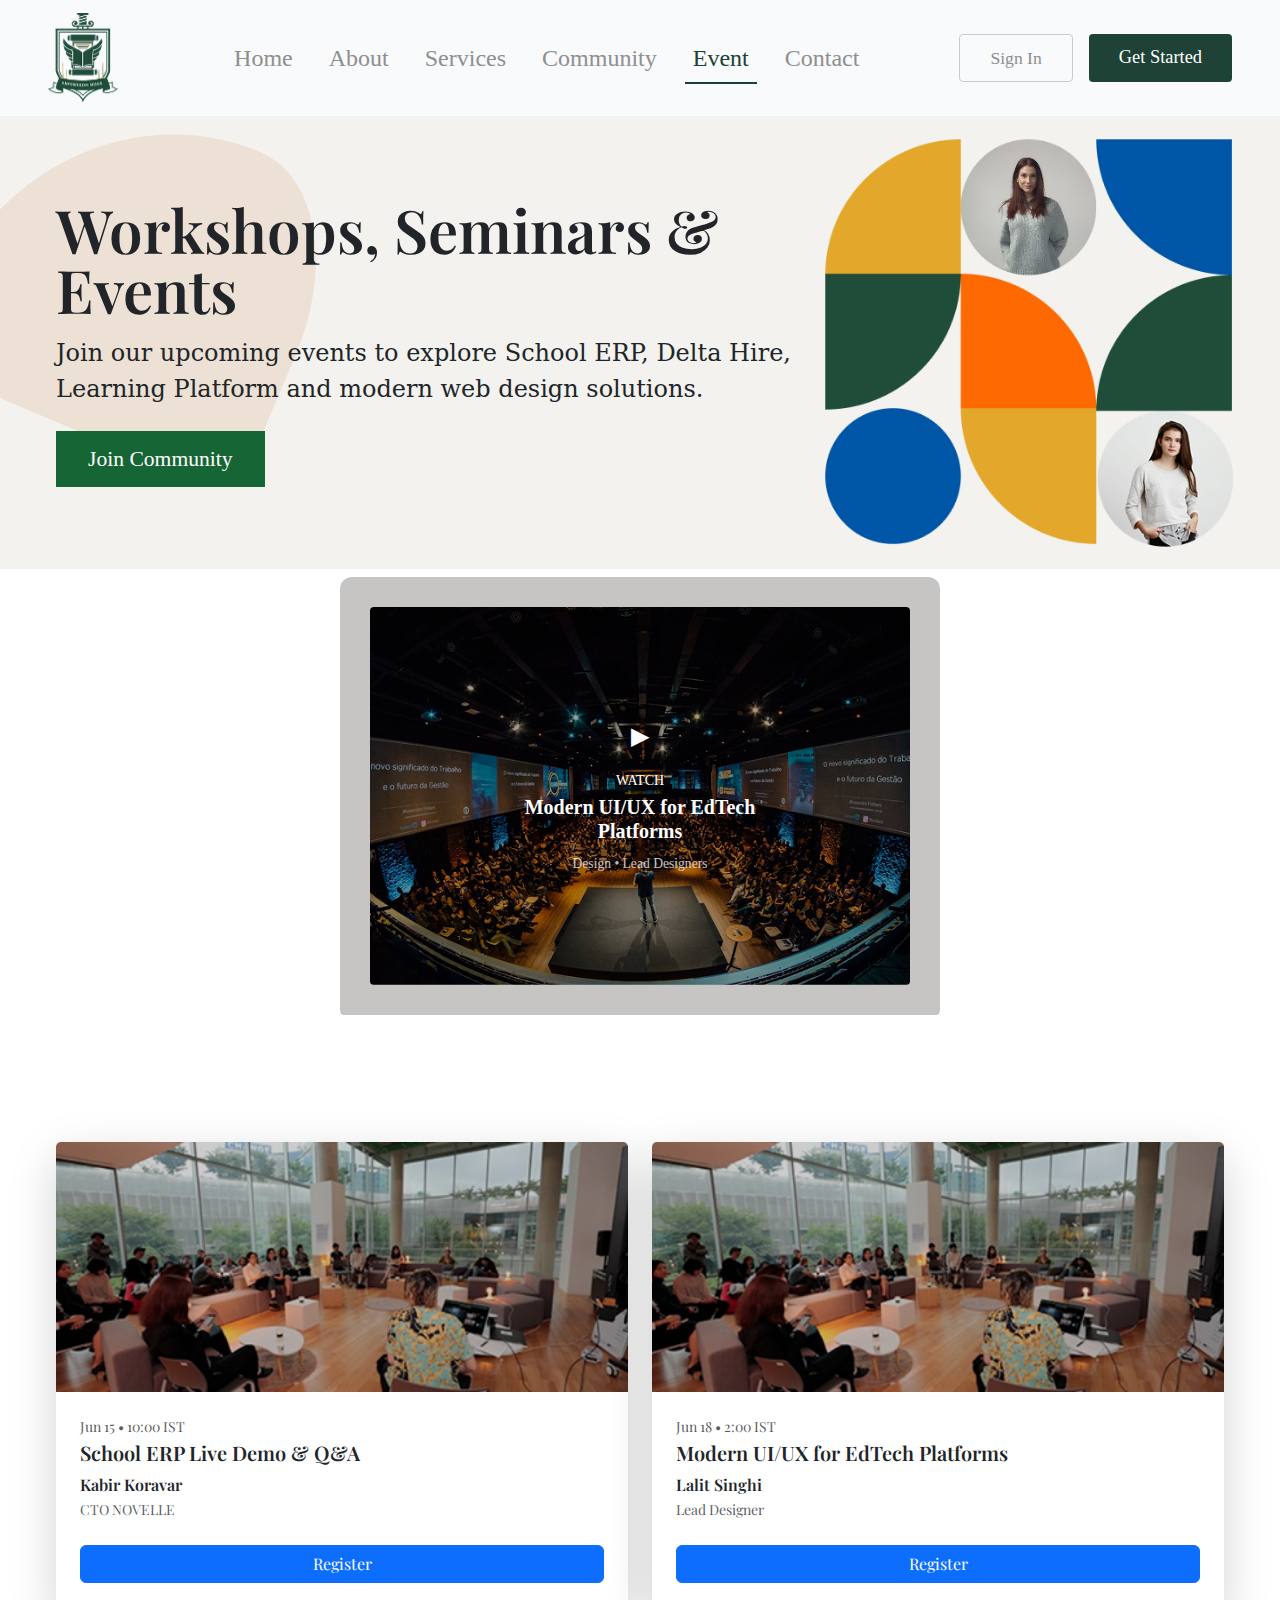
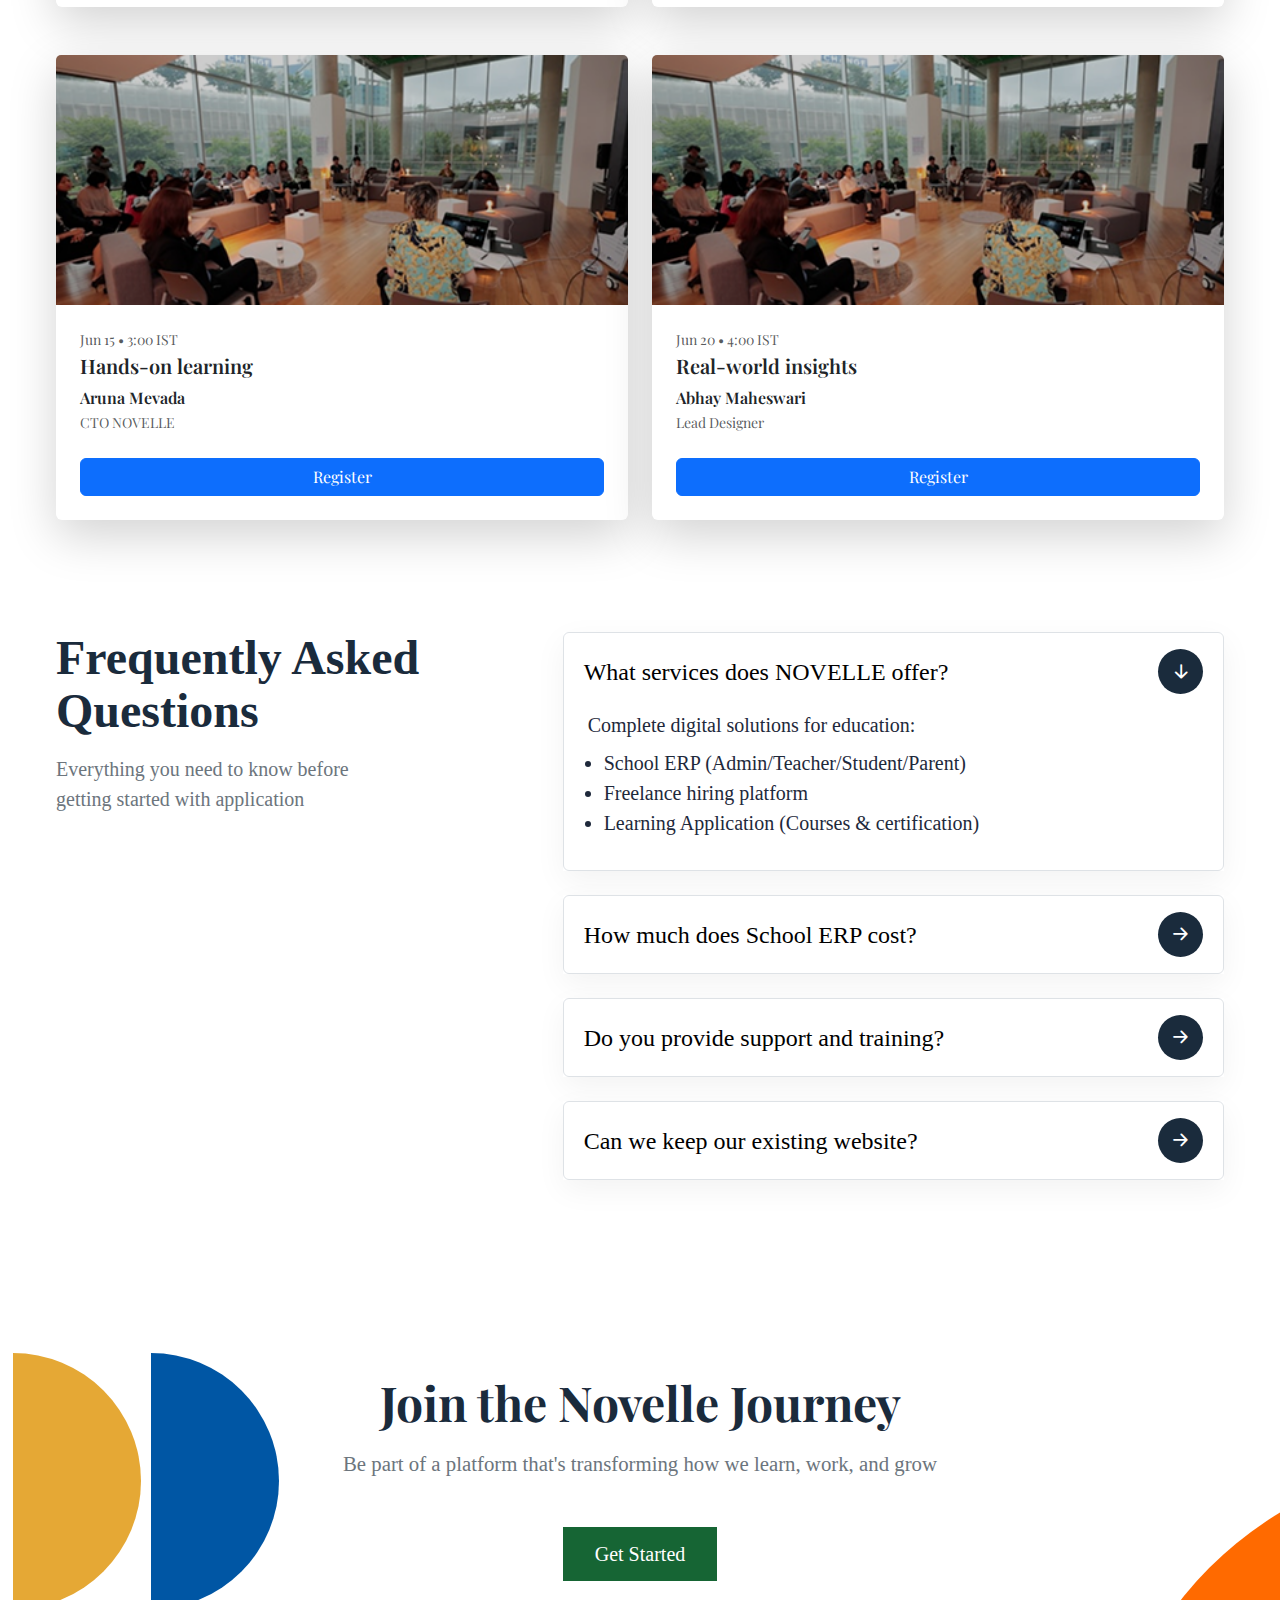
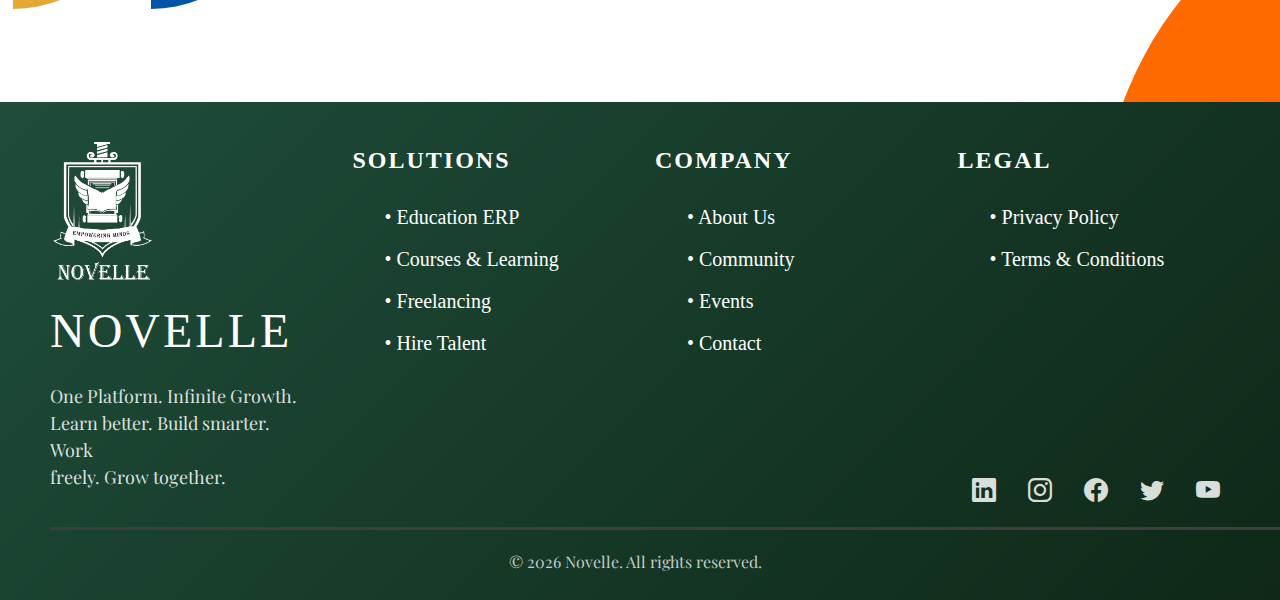
<file: event.html>
<!DOCTYPE html>
<html lang="en">

<head>
    <meta charset="UTF-8">
    <title>Novelle</title>
    <meta name="viewport" content="width=device-width, initial-scale=1">
    <link href="https://cdn.jsdelivr.net/npm/bootstrap@5.3.3/dist/css/bootstrap.min.css" rel="stylesheet">
    <link href="https://fonts.googleapis.com/css2?family=Playfair+Display:wght@400;500;600&display=swap"
        rel="stylesheet">
    <link href="https://cdn.jsdelivr.net/npm/bootstrap-icons/font/bootstrap-icons.css" rel="stylesheet">
    <link
        href="https://fonts.googleapis.com/css2?family=Playfair+Display:wght@600;700&family=Source+Sans+Pro:wght@400;600&display=swap"
        rel="stylesheet">
    <link rel="stylesheet" href="https://cdn.jsdelivr.net/npm/bootstrap-icons@1.11.1/font/bootstrap-icons.css">
    <link rel="stylesheet" href="css/event.css">
</head>

<body>
    <nav class="navbar navbar-expand-lg sticky-top novelle-navbar">
        <div class="container-fluid px-lg-5">
            <a class="navbar-brand" href="index.html">
                <img src="assets/images/header/Header-img.png" alt="Novelle Logo">
            </a>
            <button class="navbar-toggler" type="button" data-bs-toggle="collapse" data-bs-target="#mainNavbar"
                aria-controls="mainNavbar" aria-expanded="false" aria-label="Toggle navigation">
                <span class="navbar-toggler-icon"></span>
            </button>
            <div class="collapse navbar-collapse" id="mainNavbar">
                <ul class="navbar-nav mx-auto gap-2 gap-lg-1">
                    <li class="nav-item">
                        <a class="nav-link active" aria-current="page" href="index.html">Home</a>
                    </li>
                    <li class="nav-item">
                        <a class="nav-link" href="about.html">About</a>
                    </li>
                    <li class="nav-item dropdown">
                        <a class="nav-link dropdown-toggle" href="#" id="servicesDropdown" role="button"
                            data-bs-toggle="dropdown" aria-expanded="false">
                            Services
                        </a>
                        <ul class="dropdown-menu border-0 shadow-sm" aria-labelledby="servicesDropdown">
                            <li><a class="dropdown-item" href="schoolerp.html">School ERP</a></li>
                            <li><a class="dropdown-item" href="jobportal.html">Job Portal</a></li>
                            <li><a class="dropdown-item" href="learningapplication.html">Learning Application</a></li>
                        </ul>
                    </li>
                    <li class="nav-item">
                        <a class="nav-link" href="community.html">Community</a>
                    </li>
                    <li class="nav-item">
                        <a class="nav-link" href="event.html">Event</a>
                    </li>
                    <li class="nav-item">
                        <a class="nav-link" href="contact.html">Contact</a>
                    </li>
                </ul>
                <div class="d-flex flex-column flex-lg-row gap-3 mt-3 mt-lg-0 align-items-center">
                    <a href="contact.html" class="btn btn-outline-novelle">Sign In</a>
                    <a href="contact.html" class="btn btn-novelle">Get Started</a>
                </div>
            </div>
        </div>
    </nav>
    <main class="bg-white font-serif">
        <section class="hero-section position-relative overflow-hidden">
            <div class="hero-blob"></div>
            <div class="container-fluid position-relative z-1 hero-container">
                <div class="row align-items-center g-0">
                    <div class="col-lg-8 hero-text d-flex flex-column justify-content-center text-center text-lg-start">
                        <h1 class="hero-title display-4 fw-semibold mb-3">
                            Workshops, Seminars & <br> Events
                        </h1>
                        <p class="hero-subtitle text-secondary fs-4 text-dark mb-4">
                            Join our upcoming events to explore School ERP, Delta Hire, <br />
                            Learning Platform and modern web design solutions.
                        </p>
                        <div>
                            <button class="join-btn" onclick="openJoinModal()">
                                Join Community
                            </button>
                        </div>
                    </div>
                    <div class="col-lg-4 text-center">
                        <div class="hero-img-container">
                            <img src="assets/images/event/event-main-img1.png" class="img-fluid" alt="Novelle Collage">
                        </div>
                    </div>
                </div>
            </div>
        </section>
        <section class="py-2">
            <div class="container">
                <div class="position-relative overflow-hidden event-card">
                    <div class="dashboard-mockup">
                        <img src="assets/images/event/event-img1.png" class="img-fluid event-img">
                        <div
                            class="position-absolute top-50 start-50 translate-middle text-center text-white overlay-content">
                            <div class="play-btn mb-3">▶</div>
                            <p class="small mb-1">WATCH</p>
                            <h4 class="fw-bold">Modern UI/UX for EdTech Platforms</h4>
                            <small class="opacity-75">Design • Lead Designers</small>
                        </div>
                    </div>
                </div>
            </div>
        </section>
        <section class="py-3 bg-white">
            <div class="hero-container mt-5">
                <div class="row gy-5 mt-5">
                    <div class="col-md-6">
                        <div class="card border-0 shadow-lg h-100">
                            <img src="assets/images/event/event-imga1.png" class="card-img-top">
                            <div class="card-body p-4">
                                <p class="text-muted small mb-1">Jun 15 • 10:00 IST</p>
                                <h5 class="fw-semibold">School ERP Live Demo & Q&A</h5>
                                <p class="fw-semibold mb-0">Kabir Koravar</p>
                                <small class="text-muted">CTO NOVELLE</small>
                                <button class="btn btn-primary w-100 mt-4 register-btn" data-event="1">
                                    Register
                                </button>
                            </div>
                        </div>
                    </div>
                    <div class="col-md-6">
                        <div class="card border-0 shadow-lg h-100">
                            <img src="assets/images/event/event-imga2.png" class="card-img-top">
                            <div class="card-body p-4">
                                <p class="text-muted small mb-1">Jun 18 • 2:00 IST</p>
                                <h5 class="fw-semibold">Modern UI/UX for EdTech Platforms</h5>
                                <p class="fw-semibold mb-0">Lalit Singhi</p>
                                <small class="text-muted">Lead Designer</small>
                                <button class="btn btn-primary w-100 mt-4 register-btn" data-event="2">
                                    Register
                                </button>
                            </div>
                        </div>
                    </div>
                    <div class="col-md-6">
                        <div class="card border-0 shadow-lg h-100">
                            <img src="assets/images/event/event-imga2.png" class="card-img-top">
                            <div class="card-body p-4">
                                <p class="text-muted small mb-1">Jun 15 • 3:00 IST</p>
                                <h5 class="fw-semibold">Hands-on learning</h5>
                                <p class="fw-semibold mb-0">Aruna Mevada</p>
                                <small class="text-muted">CTO NOVELLE</small>
                                <button class="btn btn-primary w-100 mt-4 register-btn" data-event="1">
                                    Register
                                </button>
                            </div>
                        </div>
                    </div>
                    <div class="col-md-6">
                        <div class="card border-0 shadow-lg h-100">
                            <img src="assets/images/event/event-imga2.png" class="card-img-top">
                            <div class="card-body p-4">
                                <p class="text-muted small mb-1">Jun 20 • 4:00 IST</p>
                                <h5 class="fw-semibold">Real-world insights</h5>
                                <p class="fw-semibold mb-0">Abhay Maheswari</p>
                                <small class="text-muted">Lead Designer</small>
                                <button class="btn btn-primary w-100 mt-4 register-btn" data-event="2">
                                    Register
                                </button>
                            </div>
                        </div>
                    </div>
                </div>
            </div>
        </section>
        <section class="faq-section py-5 bg-white">
            <div class="hero-container mt-5">
                <div class="row g-5">
                    <div class="col-lg-5">
                        <h2 class="faq-main-heading mb-3">Frequently Asked Questions</h2>
                        <p class="font-serif faq-subtitle text-secondary">
                            Everything you need to know before <br /> getting started with application
                        </p>
                    </div>
                    <div class="col-lg-7 font-serif">
                        <div class="accordion accordion-flush" id="faqAccordion">
                            <div class="faq-card mb-4">
                                <div class="accordion-item border-gray">
                                    <h2 class="accordion-header">
                                        <button class="accordion-button custom-faq-btn" type="button"
                                            data-bs-toggle="collapse" data-bs-target="#faq1">
                                            What services does NOVELLE offer?
                                            <div class="faq-icon-wrapper">
                                                <i class="bi bi-arrow-right-short"></i>
                                            </div>
                                        </button>
                                    </h2>
                                    <div id="faq1" class="accordion-collapse collapse show"
                                        data-bs-parent="#faqAccordion">
                                        <div class="accordion-body faq-content pt-0">
                                            <p class="mb-2">Complete digital solutions for education:</p>
                                            <ul class="ps-3">
                                                <li>School ERP (Admin/Teacher/Student/Parent)</li>
                                                <li>Freelance hiring platform</li>
                                                <li>Learning Application (Courses & certification)</li>
                                            </ul>
                                        </div>
                                    </div>
                                </div>
                            </div>
                            <div class="faq-card mb-4">
                                <div class="accordion-item border-gray">
                                    <h2 class="accordion-header">
                                        <button class="accordion-button custom-faq-btn collapsed" type="button"
                                            data-bs-toggle="collapse" data-bs-target="#faq2">
                                            How much does School ERP cost?
                                            <div class="faq-icon-wrapper">
                                                <i class="bi bi-arrow-right-short"></i>
                                            </div>
                                        </button>
                                    </h2>
                                    <div id="faq2" class="accordion-collapse collapse" data-bs-parent="#faqAccordion">
                                        <div class="accordion-body faq-content pt-0">
                                            Our pricing is flexible and tailored to the size of your institution. Please
                                            contact us for a custom quote.
                                        </div>
                                    </div>
                                </div>
                            </div>
                            <div class="faq-card mb-4">
                                <div class="accordion-item border-gray">
                                    <h2 class="accordion-header">
                                        <button class="accordion-button custom-faq-btn collapsed" type="button"
                                            data-bs-toggle="collapse" data-bs-target="#faq3">
                                            Do you provide support and training?
                                            <div class="faq-icon-wrapper">
                                                <i class="bi bi-arrow-right-short"></i>
                                            </div>
                                        </button>
                                    </h2>
                                    <div id="faq3" class="accordion-collapse collapse" data-bs-parent="#faqAccordion">
                                        <div class="accordion-body faq-content pt-0">
                                            Yes, we provide 24/7 technical support and comprehensive onboarding training
                                            for your staff.
                                        </div>
                                    </div>
                                </div>
                            </div>
                            <div class="faq-card mb-4">
                                <div class="accordion-item border-gray">
                                    <h2 class="accordion-header">
                                        <button class="accordion-button custom-faq-btn collapsed" type="button"
                                            data-bs-toggle="collapse" data-bs-target="#faq4">
                                            Can we keep our existing website?
                                            <div class="faq-icon-wrapper">
                                                <i class="bi bi-arrow-right-short"></i>
                                            </div>
                                        </button>
                                    </h2>
                                    <div id="faq4" class="accordion-collapse collapse" data-bs-parent="#faqAccordion">
                                        <div class="accordion-body faq-content pt-0">
                                            Absolutely. Our ERP and learning solutions can be integrated with your
                                            existing digital presence.
                                        </div>
                                    </div>
                                </div>
                            </div>
                        </div>
                    </div>
                </div>
            </div>
        </section>
        <section class="novelle-cta position-relative overflow-hidden">
            <div class="shape shape-gold"></div>
            <div class="shape shape-blue"></div>
            <div class="shape shape-orange"></div>
            <div class="container position-relative z-1">
                <div class="row justify-content-center">
                    <div class="col-12 col-md-10 col-lg-8 text-center">
                        <h2 class="cta-heading mb-3">Join the Novelle Journey</h2>
                        <p class="cta-subtitle mb-5">
                            Be part of a platform that's transforming how we learn, work, and grow
                        </p>
                        <div class="d-flex justify-content-center">
                            <a href="contact.html" class="cta-btn">
                                Get Started
                            </a>
                        </div>
                    </div>
                </div>
            </div>
        </section>
    </main>
    <footer class="novelle-footer">
        <div class="footer-wrapper">
            <div class="footer-content">
                <div class="footer-column footer-brand">
                    <a href="index.html"><img src="assets/images/footer/footer-logo-img.png" alt="Novelle Logo"
                            class="footer-logo"></a>
                    <h2 class="footer-brand-title">NOVELLE</h2>
                    <p class="footer-brand-text">One Platform. Infinite Growth. <br /> Learn better. Build smarter. Work
                        <br />
                        freely. Grow together.
                    </p>
                </div>
                <div class="footer-column">
                    <h3 class="footer-section-heading">SOLUTIONS</h3>
                    <ul class="footer-links">
                        <li><a href="schoolerp.html">• Education ERP</a></li>
                        <li><a href="learningapplication.html">• Courses & Learning</a></li>
                        <li><a href="jobportal.html">• Freelancing</a></li>
                        <li><a href="#hire-talent">• Hire Talent</a></li>
                    </ul>
                </div>
                <div class="footer-column">
                    <h3 class="footer-section-heading">COMPANY</h3>
                    <ul class="footer-links">
                        <li><a href="about.html">• About Us</a></li>
                        <li><a href="community.html">• Community</a></li>
                        <li><a href="event.html">• Events</a></li>
                        <li><a href="contact.html">• Contact</a></li>
                    </ul>
                </div>
                <div class="footer-column">
                    <h3 class="footer-section-heading">LEGAL</h3>
                    <ul class="footer-links">
                        <li><a href="#privacy">• Privacy Policy</a></li>
                        <li><a href="#terms">• Terms & Conditions</a></li>
                    </ul>
                </div>
                <div class="footer-social-container">
                    <a href="https://linkedin.com" class="social-link" target="_blank" aria-label="LinkedIn">
                        <i class="bi bi-linkedin"></i>
                    </a>
                    <a href="https://instagram.com" class="social-link" target="_blank" aria-label="Instagram">
                        <i class="bi bi-instagram"></i>
                    </a>
                    <a href="https://facebook.com" class="social-link" target="_blank" aria-label="Facebook">
                        <i class="bi bi-facebook"></i>
                    </a>
                    <a href="https://twitter.com" class="social-link" target="_blank" aria-label="Twitter">
                        <i class="bi bi-twitter"></i>
                    </a>
                    <a href="https://youtube.com" class="social-link" target="_blank" aria-label="YouTube">
                        <i class="bi bi-youtube"></i>
                    </a>
                </div>
            </div>
            <div class="footer-divider"></div>
            <div class="footer-copyright">
                <p>&copy; 2026 Novelle. All rights reserved.</p>
            </div>
        </div>
    </footer>
    <script src="https://cdn.jsdelivr.net/npm/bootstrap@5.3.3/dist/js/bootstrap.bundle.min.js"></script>
    <script src="js/event.js"></script>
    <!-- Join Community Model -->
    <div id="toaster" class="toaster"></div>
    <div id="joinModal" class="modal-overlay">
        <div class="modal-content modal-compact">
            <button class="modal-close" id="joinModalClose">×</button>
            <div class="modal-scroll-container">
                <header class="modal-header">
                    <h2>Join the Novelle Community</h2>
                    <p class="subtitle">Learn. Collaborate. Grow Together.</p>
                </header>
                <div class="modal-body">
                    <form class="novelle-form" id="joinForm" novalidate>
                        <div class="form-grid">
                            <div class="field-group">
                                <label>FULL NAME</label>
                                <input type="text" class="input-field" id="fullName" required>
                                <span class="error-message">Enter a valid name.</span>
                            </div>
                            <div class="field-group">
                                <label>EMAIL</label>
                                <input type="email" class="input-field" id="email" required>
                                <span class="error-message">Enter a valid email.</span>
                            </div>
                            <div class="field-group">
                                <label>MOBILE NUMBER</label>
                                <input type="tel" class="input-field" id="mobile" required>
                                <span class="error-message">Enter a valid 10-digit number.</span>
                            </div>
                            <div class="field-group">
                                <label>CITY / LOCATION</label>
                                <input type="text" class="input-field" id="city" required>
                                <span class="error-message">City cannot be empty.</span>
                            </div>
                        </div>
                        <div class="field-group full-width">
                            <label>YOUR ROLE / IDENTITY</label>
                            <p class="instruction">How do you identify yourself on Novelle?</p>
                            <select class="input-field select-custom" id="role" required>
                                <option disabled selected>Select role</option>
                                <option>Student</option>
                                <option>Professional</option>
                                <option>Freelancer</option>
                                <option>Entrepreneur</option>
                            </select>
                            <span class="error-message">Please select a role.</span>
                        </div>
                        <div class="field-group full-width">
                            <label>AREA OF INTEREST</label>
                            <p class="instruction">What are you interested in?</p>
                            <select class="input-field select-custom" id="interest" required>
                                <option disabled selected>Select one or more</option>
                                <option>Web Development</option>
                                <option>Data Science</option>
                                <option>Mobile Development</option>
                                <option>UI/UX Design</option>
                            </select>
                            <span class="error-message">Please select an area of interest.</span>
                        </div>
                        <div class="field-group full-width">
                            <label>SKILLS / EXPERTISE</label>
                            <p class="instruction">Your Primary Skills or Interests</p>
                            <select class="input-field select-custom" id="skills" required>
                                <option disabled selected>Select one or more</option>
                                <option>.NET</option>
                                <option>SQL</option>
                                <option>DBMS</option>
                                <option>HTML</option>
                                <option>CSS</option>
                                <option>JS</option>
                                <option>REACT</option>
                                <option>Python</option>
                                <option>Node.js</option>
                            </select>
                            <span class="error-message">Please select at least one skill.</span>
                        </div>
                    </form>
                </div>
            </div>
            <div class="form-footer">
                <button class="btn-submit" id="joinModalConfirm" type="button">Join the Novelle Community</button>
            </div>
        </div>
    </div>
</body>

</html>
</file>
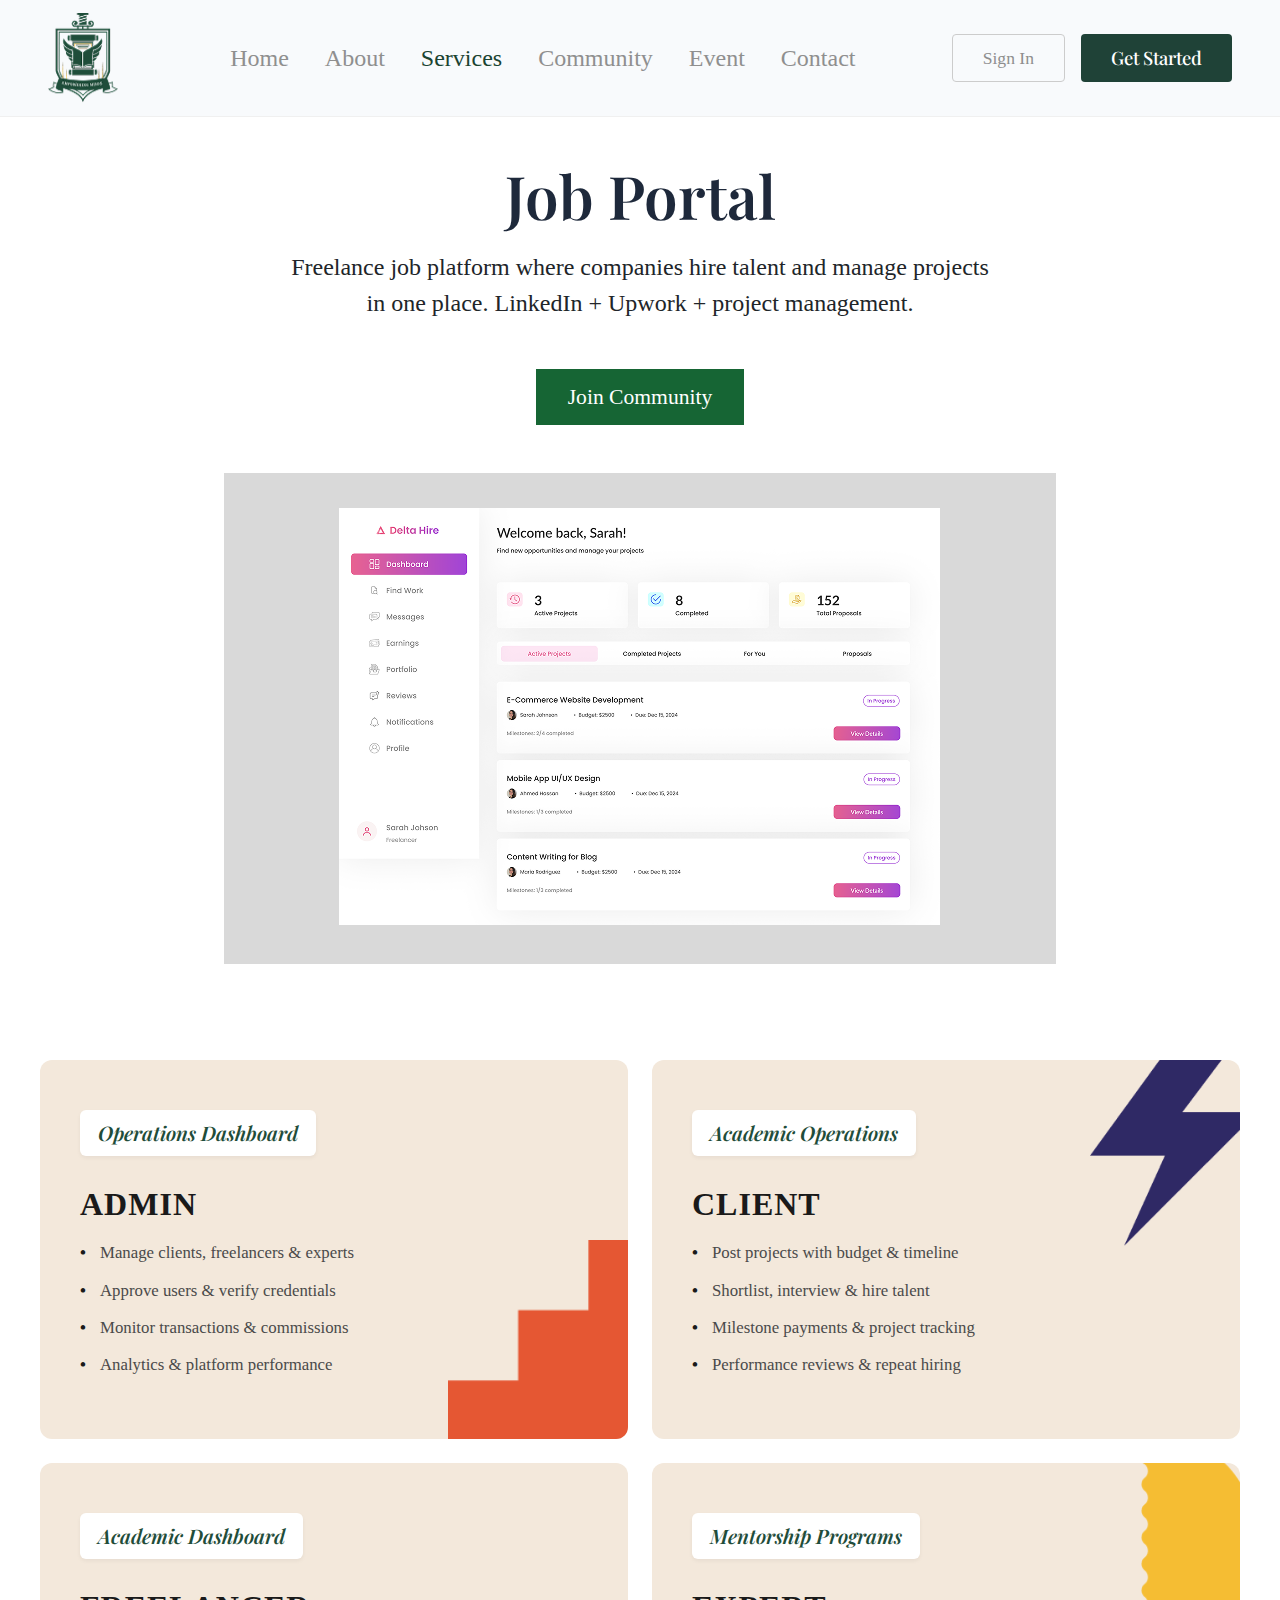
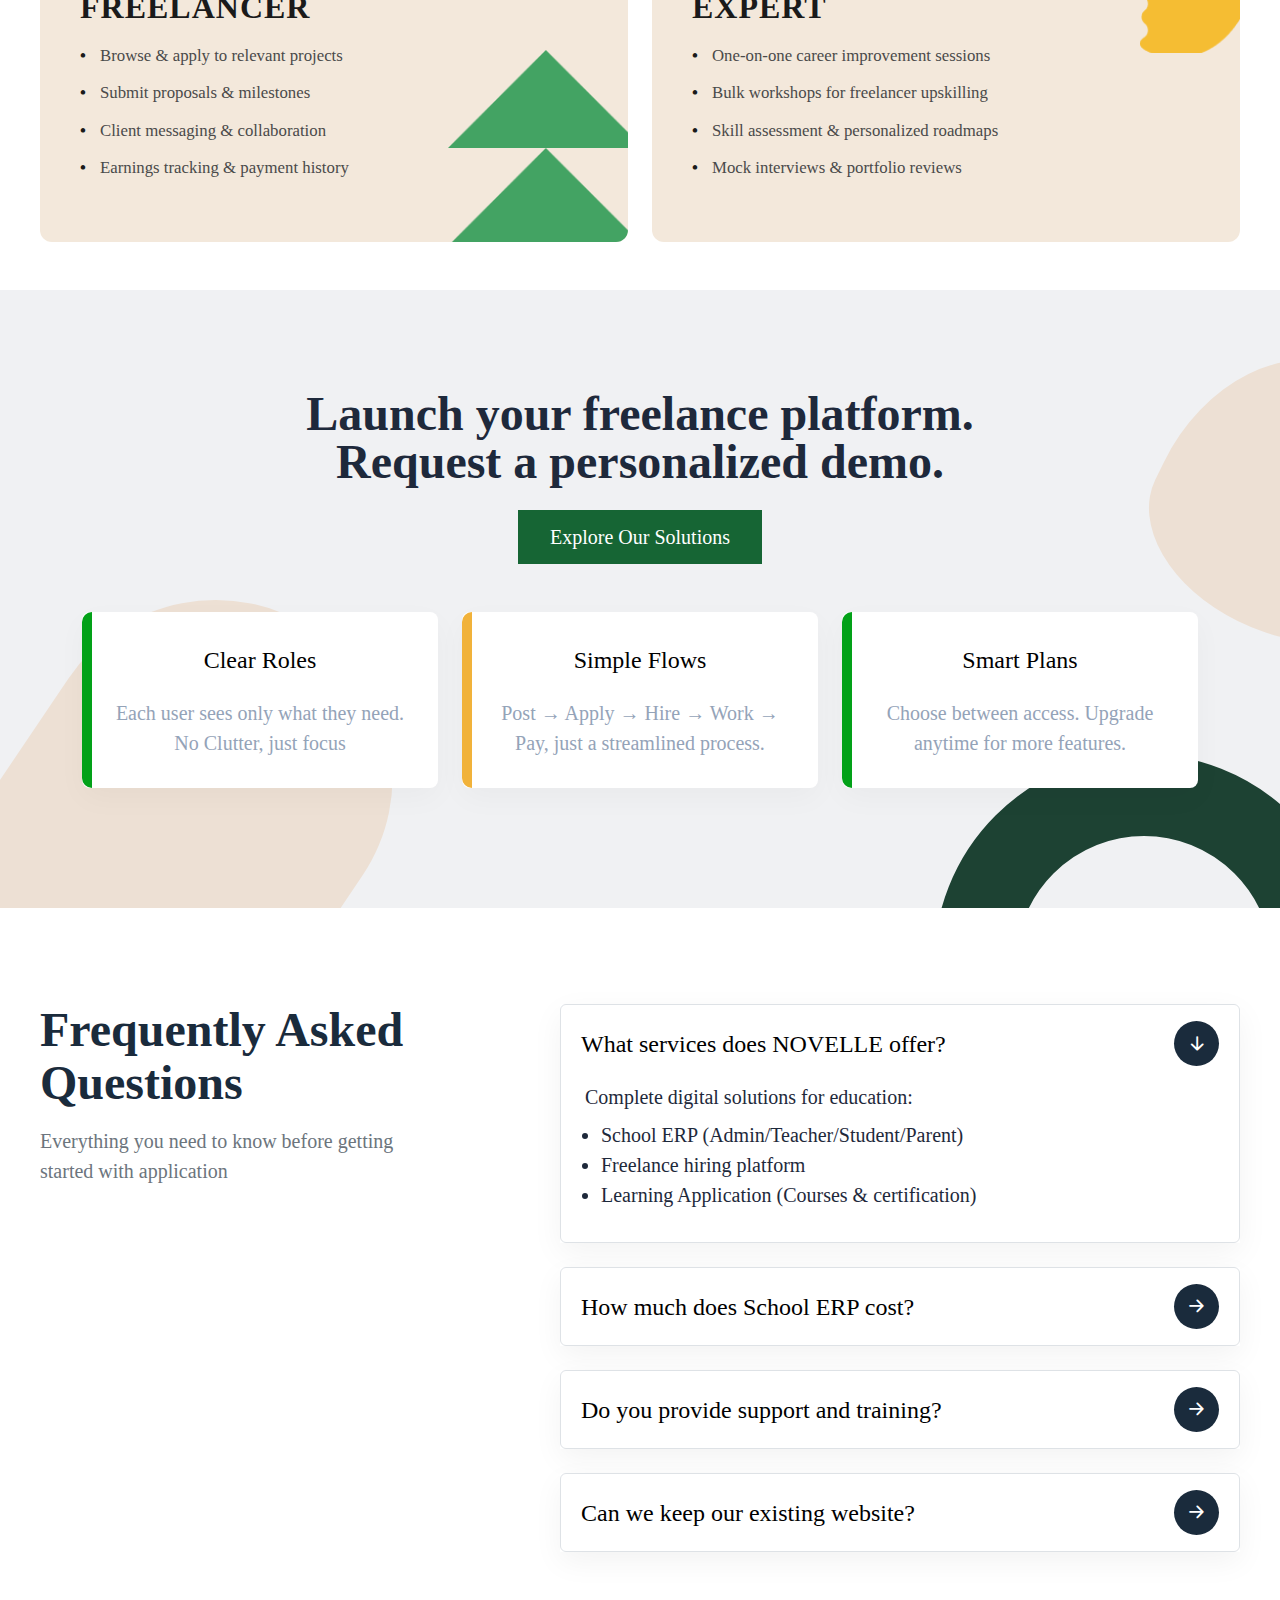
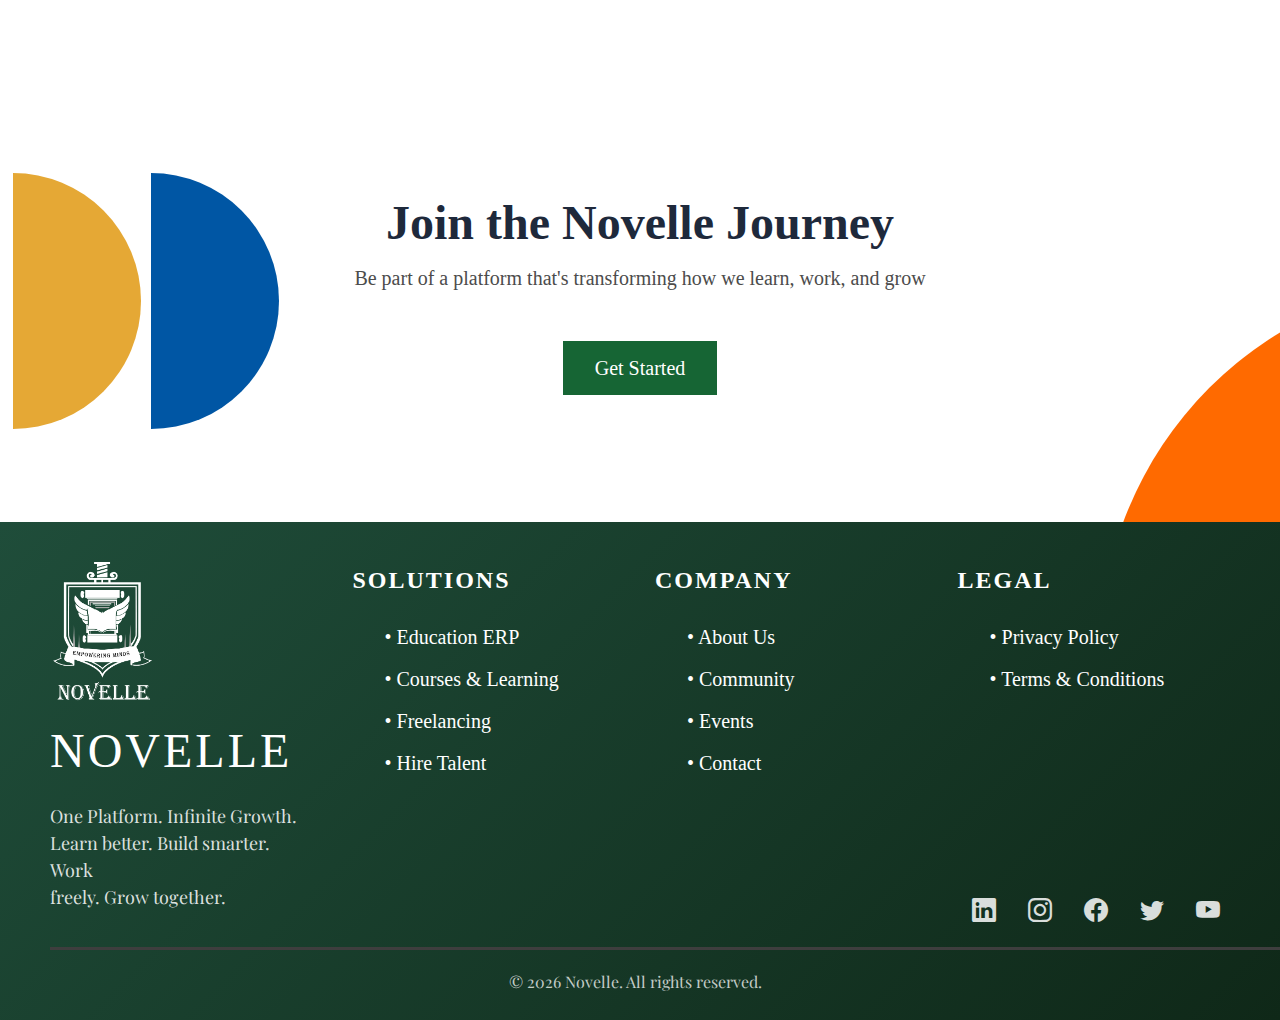
<file: jobportal.html>
<!DOCTYPE html>
<html lang="en">

<head>
    <meta charset="UTF-8">
    <title>Novelle</title>
    <meta name="viewport" content="width=device-width, initial-scale=1">
    <link href="https://cdn.jsdelivr.net/npm/bootstrap@5.3.3/dist/css/bootstrap.min.css" rel="stylesheet">
    <link href="https://fonts.googleapis.com/css2?family=Playfair+Display:wght@400;500;600&display=swap"
        rel="stylesheet">
    <link href="https://cdn.jsdelivr.net/npm/bootstrap-icons/font/bootstrap-icons.css" rel="stylesheet">
    <link
        href="https://fonts.googleapis.com/css2?family=Playfair+Display:wght@600;700&family=Source+Sans+Pro:wght@400;600&display=swap"
        rel="stylesheet">
    <link rel="stylesheet" href="https://cdn.jsdelivr.net/npm/bootstrap-icons@1.11.1/font/bootstrap-icons.css">
    <link rel="stylesheet" href="css/jobportal.css">
</head>

<body>
    <!-- Header  -->
    <nav class="navbar navbar-expand-lg sticky-top novelle-navbar">
        <div class="container-fluid px-lg-5">
            <a class="navbar-brand" href="index.html">
                <img src="assets/images/header/Header-img.png" alt="Novelle Logo">
            </a>
            <button class="navbar-toggler" type="button" data-bs-toggle="collapse" data-bs-target="#mainNavbar"
                aria-controls="mainNavbar" aria-expanded="false" aria-label="Toggle navigation">
                <span class="navbar-toggler-icon"></span>
            </button>
            <div class="collapse navbar-collapse" id="mainNavbar">
                <ul class="navbar-nav mx-auto gap-2 gap-lg-1">
                    <li class="nav-item">
                        <a class="nav-link active" aria-current="page" href="index.html">Home</a>
                    </li>
                    <li class="nav-item">
                        <a class="nav-link" href="about.html">About</a>
                    </li>
                    <li class="nav-item dropdown">
                        <a class="nav-link dropdown-toggle" href="#" id="servicesDropdown" role="button"
                            data-bs-toggle="dropdown" aria-expanded="false">
                            Services
                        </a>
                        <ul class="dropdown-menu border-0 shadow-sm" aria-labelledby="servicesDropdown">
                            <li><a class="dropdown-item" href="schoolerp.html">School ERP</a></li>
                            <li><a class="dropdown-item" href="jobportal.html">Job Portal</a></li>
                            <li><a class="dropdown-item" href="learningapplication.html">Learning Application</a></li>
                        </ul>
                    </li>
                    <li class="nav-item">
                        <a class="nav-link" href="community.html">Community</a>
                    </li>
                    <li class="nav-item">
                        <a class="nav-link" href="event.html">Event</a>
                    </li>
                    <li class="nav-item">
                        <a class="nav-link" href="contact.html">Contact</a>
                    </li>
                </ul>
                <div class="d-flex flex-column flex-lg-row gap-3 mt-3 mt-lg-0 align-items-center">
                    <a href="contact.html" class="btn btn-outline-novelle">Sign In</a>
                    <a href="contact.html" class="btn btn-novelle">Get Started</a>
                </div>
            </div>
        </div>
    </nav>
    <!-- Main Body  -->
    <main>
        <section class="py-5 bg-white">
            <div class="container text-center">
                <h1 class="mainheading mb-4">Job Portal</h1>
                <p class="mainsubheading mb-5">
                    Freelance job platform where companies hire talent and manage projects<br>
                    in one place. LinkedIn + Upwork + project management.
                </p>
                <button class="join-btn mb-5" onclick="openJoinModal()"> Join Community </button>
                <div class="dashboard-mockup mx-auto">
                    <img src="assets/images/jobportal/jpimg1.png" class="img-fluid" alt="">
                </div>
            </div>
        </section>
        <section class="service-cards-section py-5">
            <div class="hero-container">
                <div class="row g-4">
                    <div class="col-lg-6">
                        <div class="service-card position-relative">
                            <div class="card-content">
                                <span class="erp-tag">Operations Dashboard</span>
                                <h3 class="erp-title">ADMIN</h3>
                                <ul class="erp-list">
                                    <li>Manage clients, freelancers & experts</li>
                                    <li>Approve users & verify credentials</li>
                                    <li>Monitor transactions & commissions</li>
                                    <li>Analytics & platform performance</li>
                                </ul>
                            </div>
                            <img src="assets/images/jobportal/jp1.png" class="card-shape shape-bottom-right" alt="deco">
                        </div>
                    </div>
                    <div class="col-lg-6">
                        <div class="service-card position-relative">
                            <div class="card-content">
                                <span class="erp-tag">Academic Operations</span>
                                <h3 class="erp-title">CLIENT</h3>
                                <ul class="erp-list">
                                    <li>Post projects with budget & timeline</li>
                                    <li>Shortlist, interview & hire talent</li>
                                    <li>Milestone payments & project tracking</li>
                                    <li>Performance reviews & repeat hiring</li>
                                </ul>
                            </div>
                            <img src="assets/images/jobportal/jp2.png" class="card-shape shape-top-right" alt="deco">
                        </div>
                    </div>
                    <div class="col-lg-6">
                        <div class="service-card position-relative">
                            <div class="card-content">
                                <span class="erp-tag">Academic Dashboard</span>
                                <h3 class="erp-title">FREELANCER</h3>
                                <ul class="erp-list">
                                    <li>Browse & apply to relevant projects</li>
                                    <li>Submit proposals & milestones</li>
                                    <li>Client messaging & collaboration</li>
                                    <li>Earnings tracking & payment history</li>
                                </ul>
                            </div>
                            <img src="assets/images/jobportal/jp3.png" class="card-shape shape-bottom-right" alt="deco">
                        </div>
                    </div>
                    <div class="col-lg-6">
                        <div class="service-card position-relative">
                            <div class="card-content">
                                <span class="erp-tag">Mentorship Programs</span>
                                <h3 class="erp-title">EXPERT</h3>
                                <ul class="erp-list">
                                    <li>One-on-one career improvement sessions</li>
                                    <li>Bulk workshops for freelancer upskilling</li>
                                    <li>Skill assessment & personalized roadmaps</li>
                                    <li>Mock interviews & portfolio reviews</li>
                                </ul>
                            </div>
                            <img src="assets/images/jobportal/jp4.png" class="card-shape shape-top-right-expert"
                                alt="deco">
                        </div>
                    </div>
                </div>
            </div>
        </section>
        <section class="demo-features-section">
            <div class="shape shape-right-swirl"></div>
            <div class="shape shape-left-swirl"></div>
            <div class="shape shape-bottom-right-ring"></div>
            <div class="container text-center mb-5 position-relative">
                <h2 class="demo-heading mb-4">
                    Launch your freelance platform.<br>
                    Request a personalized demo.
                </h2>
                <a href="#" class="cta-btn">Explore Our Solutions</a>
            </div>
            <div class="container position-relative">
                <div class="row g-4 justify-content-center">
                    <div class="col-md-4">
                        <div class="demo-card border-blue">
                            <h5>Clear Roles</h5>
                            <p>Each user sees only what they need. <br /> No Clutter, just focus</p>
                        </div>
                    </div>
                    <div class="col-md-4">
                        <div class="demo-card border-yellow">
                            <h5>Simple Flows</h5>
                            <p>Post → Apply → Hire → Work → <br /> Pay, just a streamlined process.</p>
                        </div>
                    </div>
                    <div class="col-md-4">
                        <div class="demo-card border-blue">
                            <h5>Smart Plans</h5>
                            <p>Choose between access. Upgrade <br /> anytime for more features. </p>
                        </div>
                    </div>
                </div>
            </div>
        </section>
        <section class="faq-section py-5 bg-white">
            <div class="hero-container py-lg-5">
                <div class="row g-5 font-serif">
                    <div class="col-lg-5">
                        <h2 class="faq-main-heading mb-3">Frequently Asked Questions</h2>
                        <p class="faq-subtitle text-secondary">
                            Everything you need to know before getting started with application
                        </p>
                    </div>
                    <div class="col-lg-7">
                        <div class="accordion accordion-flush" id="faqAccordion">
                            <div class="faq-card mb-4">
                                <div class="accordion-item border-gray">
                                    <h2 class="accordion-header">
                                        <button class="accordion-button custom-faq-btn" type="button"
                                            data-bs-toggle="collapse" data-bs-target="#faq1">
                                            What services does NOVELLE offer?
                                            <div class="faq-icon-wrapper">
                                                <i class="bi bi-arrow-right-short"></i>
                                            </div>
                                        </button>
                                    </h2>
                                    <div id="faq1" class="accordion-collapse collapse show"
                                        data-bs-parent="#faqAccordion">
                                        <div class="accordion-body faq-content pt-0">
                                            <p class="mb-2">Complete digital solutions for education:</p>
                                            <ul class="ps-3">
                                                <li>School ERP (Admin/Teacher/Student/Parent)</li>
                                                <li>Freelance hiring platform</li>
                                                <li>Learning Application (Courses & certification)</li>
                                            </ul>
                                        </div>
                                    </div>
                                </div>
                            </div>
                            <div class="faq-card mb-4">
                                <div class="accordion-item border-gray">
                                    <h2 class="accordion-header">
                                        <button class="accordion-button custom-faq-btn collapsed" type="button"
                                            data-bs-toggle="collapse" data-bs-target="#faq2">
                                            How much does School ERP cost?
                                            <div class="faq-icon-wrapper">
                                                <i class="bi bi-arrow-right-short"></i>
                                            </div>
                                        </button>
                                    </h2>
                                    <div id="faq2" class="accordion-collapse collapse" data-bs-parent="#faqAccordion">
                                        <div class="accordion-body faq-content pt-0">
                                            Our pricing is flexible and tailored to the size of your institution. Please
                                            contact us for a custom quote.
                                        </div>
                                    </div>
                                </div>
                            </div>
                            <div class="faq-card mb-4">
                                <div class="accordion-item border-gray">
                                    <h2 class="accordion-header">
                                        <button class="accordion-button custom-faq-btn collapsed" type="button"
                                            data-bs-toggle="collapse" data-bs-target="#faq3">
                                            Do you provide support and training?
                                            <div class="faq-icon-wrapper">
                                                <i class="bi bi-arrow-right-short"></i>
                                            </div>
                                        </button>
                                    </h2>
                                    <div id="faq3" class="accordion-collapse collapse" data-bs-parent="#faqAccordion">
                                        <div class="accordion-body faq-content pt-0">
                                            Yes, we provide 24/7 technical support and comprehensive onboarding training
                                            for your staff.
                                        </div>
                                    </div>
                                </div>
                            </div>
                            <div class="faq-card mb-4">
                                <div class="accordion-item border-gray">
                                    <h2 class="accordion-header">
                                        <button class="accordion-button custom-faq-btn collapsed" type="button"
                                            data-bs-toggle="collapse" data-bs-target="#faq4">
                                            Can we keep our existing website?
                                            <div class="faq-icon-wrapper">
                                                <i class="bi bi-arrow-right-short"></i>
                                            </div>
                                        </button>
                                    </h2>
                                    <div id="faq4" class="accordion-collapse collapse" data-bs-parent="#faqAccordion">
                                        <div class="accordion-body faq-content pt-0">
                                            Absolutely. Our ERP and learning solutions can be integrated with your
                                            existing digital presence.
                                        </div>
                                    </div>
                                </div>
                            </div>
                        </div>
                    </div>
                </div>
            </div>
        </section>
        <section class="novelle-cta position-relative overflow-hidden">
            <div class="shape shape-gold"></div>
            <div class="shape shape-blue"></div>
            <div class="shape shape-orange"></div>
            <div class="container position-relative z-1">
                <div class="row justify-content-center">
                    <div class="col-12 col-md-10 col-lg-8 text-center">
                        <h2 class="cta-heading mb-3">Join the Novelle Journey</h2>
                        <p class="cta-subtitle mb-5">
                            Be part of a platform that's transforming how we learn, work, and grow
                        </p>
                        <div class="d-flex justify-content-center">
                            <a href="contact.html" class="cta-btn">
                                Get Started
                            </a>
                        </div>
                    </div>
                </div>
            </div>
        </section>
    </main>
    <!-- Footer  -->
    <footer class="novelle-footer">
        <div class="footer-wrapper">
            <div class="footer-content">
                <div class="footer-column footer-brand">
                    <a href="index.html"><img src="assets/images/footer/footer-logo-img.png" alt="Novelle Logo"
                            class="footer-logo"></a>
                    <h2 class="footer-brand-title">NOVELLE</h2>
                    <p class="footer-brand-text">One Platform. Infinite Growth. <br /> Learn better. Build smarter. Work
                        <br />
                        freely. Grow together.
                    </p>
                </div>
                <div class="footer-column">
                    <h3 class="footer-section-heading">SOLUTIONS</h3>
                    <ul class="footer-links">
                        <li><a href="schoolerp.html">• Education ERP</a></li>
                        <li><a href="learningapplication.html">• Courses & Learning</a></li>
                        <li><a href="jobportal.html">• Freelancing</a></li>
                        <li><a href="#hire-talent">• Hire Talent</a></li>
                    </ul>
                </div>
                <div class="footer-column">
                    <h3 class="footer-section-heading">COMPANY</h3>
                    <ul class="footer-links">
                        <li><a href="about.html">• About Us</a></li>
                        <li><a href="community.html">• Community</a></li>
                        <li><a href="event.html">• Events</a></li>
                        <li><a href="contact.html">• Contact</a></li>
                    </ul>
                </div>
                <div class="footer-column">
                    <h3 class="footer-section-heading">LEGAL</h3>
                    <ul class="footer-links">
                        <li><a href="#privacy">• Privacy Policy</a></li>
                        <li><a href="#terms">• Terms & Conditions</a></li>
                    </ul>
                </div>
                <div class="footer-social-container">
                    <a href="https://linkedin.com" class="social-link" target="_blank" aria-label="LinkedIn">
                        <i class="bi bi-linkedin"></i>
                    </a>
                    <a href="https://instagram.com" class="social-link" target="_blank" aria-label="Instagram">
                        <i class="bi bi-instagram"></i>
                    </a>
                    <a href="https://facebook.com" class="social-link" target="_blank" aria-label="Facebook">
                        <i class="bi bi-facebook"></i>
                    </a>
                    <a href="https://twitter.com" class="social-link" target="_blank" aria-label="Twitter">
                        <i class="bi bi-twitter"></i>
                    </a>
                    <a href="https://youtube.com" class="social-link" target="_blank" aria-label="YouTube">
                        <i class="bi bi-youtube"></i>
                    </a>
                </div>
            </div>
            <div class="footer-divider"></div>
            <div class="footer-copyright">
                <p>&copy; 2026 Novelle. All rights reserved.</p>
            </div>
        </div>
    </footer>
    <script src="https://cdn.jsdelivr.net/npm/bootstrap@5.3.3/dist/js/bootstrap.bundle.min.js"></script>
    <script src="js/jobportal.js"></script>
    <!-- Join Community Model -->
    <div id="toaster" class="toaster"></div>
    <div id="joinModal" class="modal-overlay">
        <div class="modal-content modal-compact">
            <button class="modal-close" id="joinModalClose">×</button>
            <div class="modal-scroll-container">
                <header class="modal-header">
                    <h2>Join the Novelle Community</h2>
                    <p class="subtitle">Learn. Collaborate. Grow Together.</p>
                </header>
                <div class="modal-body">
                    <form class="novelle-form" id="joinForm" novalidate>
                        <div class="form-grid">
                            <div class="field-group">
                                <label>FULL NAME</label>
                                <input type="text" class="input-field" id="fullName" required>
                                <span class="error-message">Enter a valid name.</span>
                            </div>
                            <div class="field-group">
                                <label>EMAIL</label>
                                <input type="email" class="input-field" id="email" required>
                                <span class="error-message">Enter a valid email.</span>
                            </div>
                            <div class="field-group">
                                <label>MOBILE NUMBER</label>
                                <input type="tel" class="input-field" id="mobile" required>
                                <span class="error-message">Enter a valid 10-digit number.</span>
                            </div>
                            <div class="field-group">
                                <label>CITY / LOCATION</label>
                                <input type="text" class="input-field" id="city" required>
                                <span class="error-message">City cannot be empty.</span>
                            </div>
                        </div>
                        <div class="field-group full-width">
                            <label>YOUR ROLE / IDENTITY</label>
                            <p class="instruction">How do you identify yourself on Novelle?</p>
                            <select class="input-field select-custom" id="role" required>
                                <option disabled selected>Select role</option>
                                <option>Student</option>
                                <option>Professional</option>
                                <option>Freelancer</option>
                                <option>Entrepreneur</option>
                            </select>
                            <span class="error-message">Please select a role.</span>
                        </div>
                        <div class="field-group full-width">
                            <label>AREA OF INTEREST</label>
                            <p class="instruction">What are you interested in?</p>
                            <select class="input-field select-custom" id="interest" required>
                                <option disabled selected>Select one or more</option>
                                <option>Web Development</option>
                                <option>Data Science</option>
                                <option>Mobile Development</option>
                                <option>UI/UX Design</option>
                            </select>
                            <span class="error-message">Please select an area of interest.</span>
                        </div>
                        <div class="field-group full-width">
                            <label>SKILLS / EXPERTISE</label>
                            <p class="instruction">Your Primary Skills or Interests</p>
                            <select class="input-field select-custom" id="skills" required>
                                <option disabled selected>Select one or more</option>
                                <option>.NET</option>
                                <option>SQL</option>
                                <option>DBMS</option>
                                <option>HTML</option>
                                <option>CSS</option>
                                <option>JS</option>
                                <option>REACT</option>
                                <option>Python</option>
                                <option>Node.js</option>
                            </select>
                            <span class="error-message">Please select at least one skill.</span>
                        </div>
                    </form>
                </div>
            </div>
            <div class="form-footer">
                <button class="btn-submit" id="joinModalConfirm" type="button">Join the Novelle Community</button>
            </div>
        </div>
    </div>
</body>

</html>
</file>
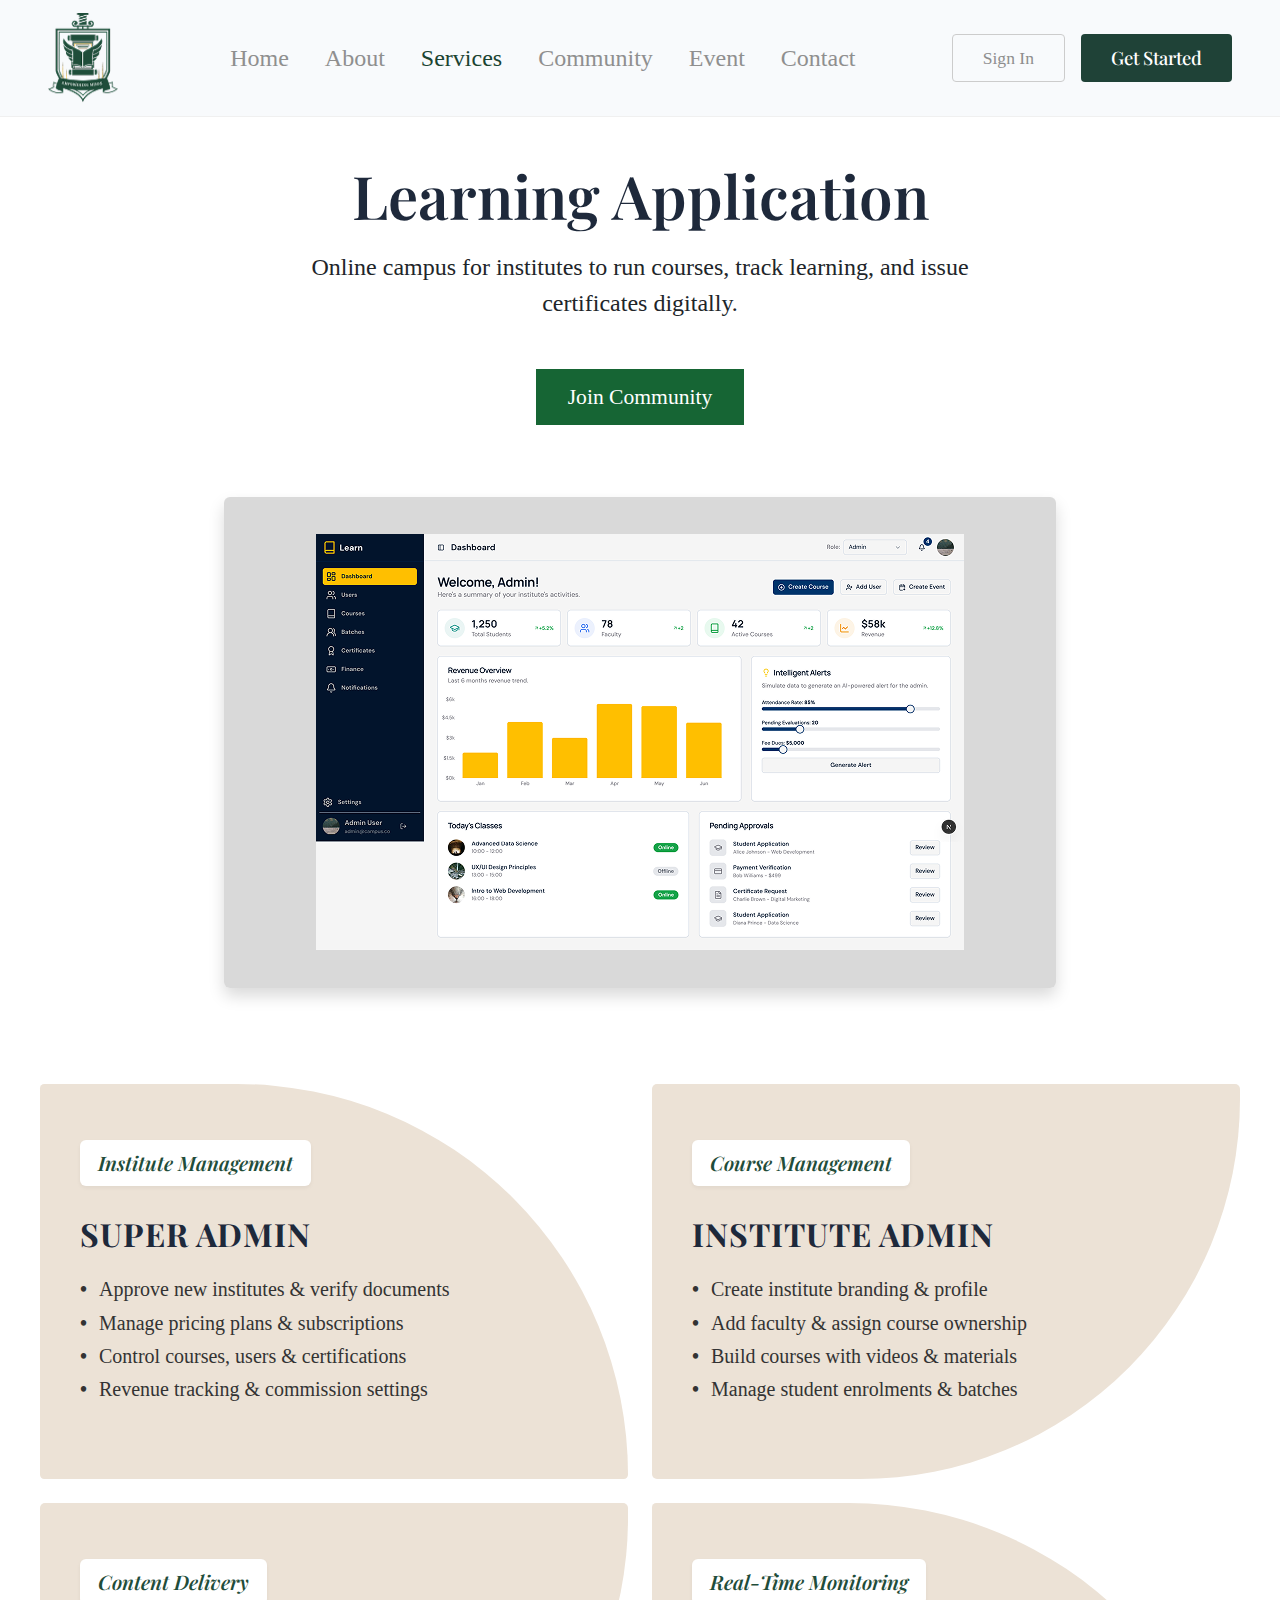
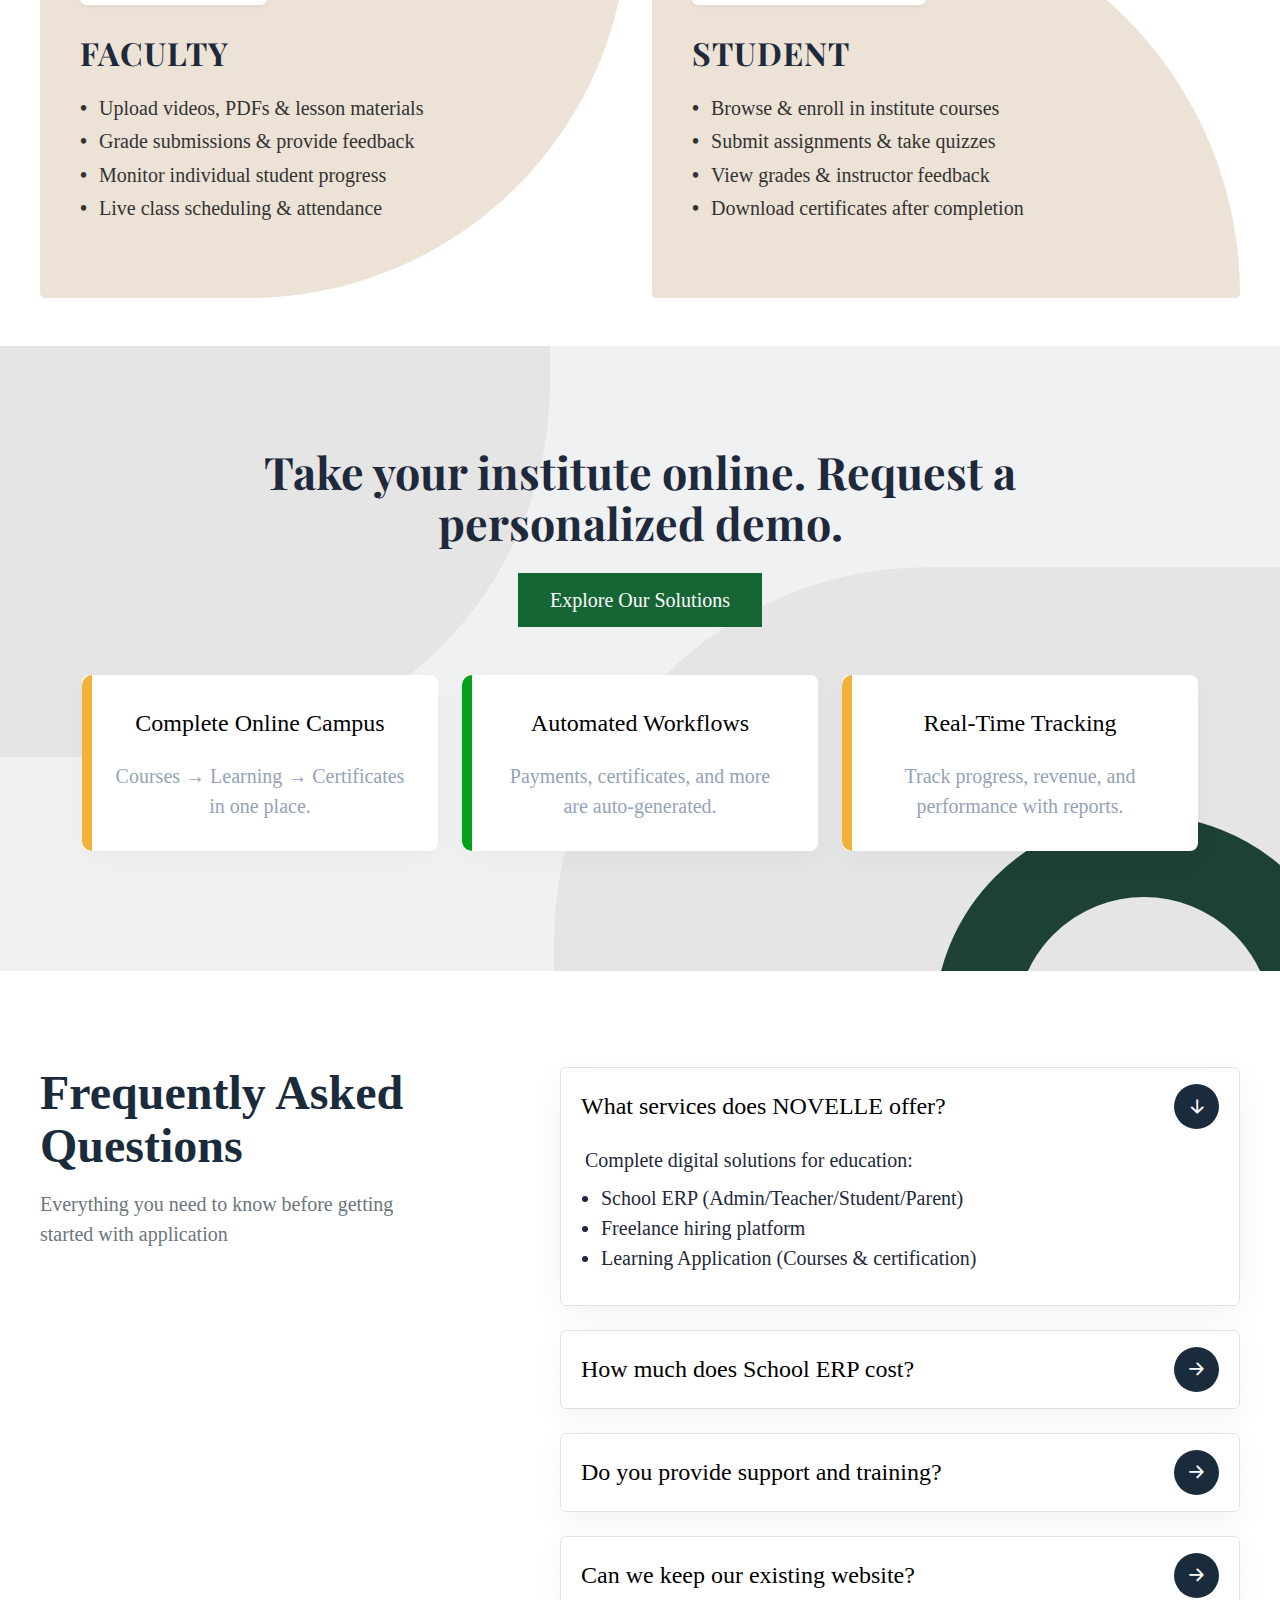
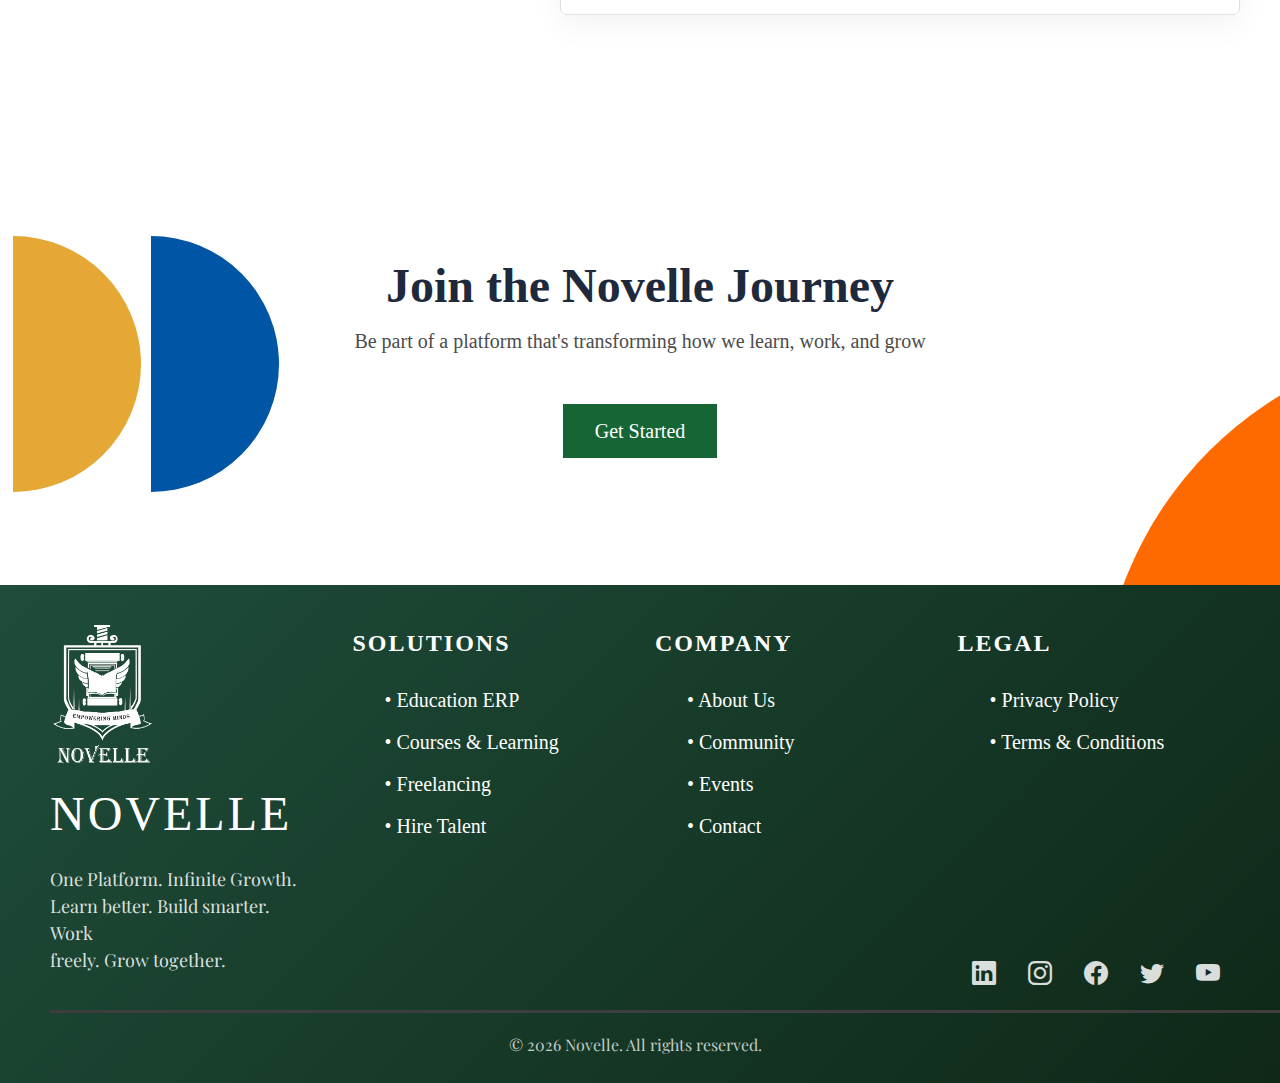
<file: learningapplication.html>
<!DOCTYPE html>
<html lang="en">

<head>
    <meta charset="UTF-8">
    <title>Novelle</title>
    <meta name="viewport" content="width=device-width, initial-scale=1">
    <link href="https://cdn.jsdelivr.net/npm/bootstrap@5.3.3/dist/css/bootstrap.min.css" rel="stylesheet">
    <link href="https://fonts.googleapis.com/css2?family=Playfair+Display:wght@400;500;600&display=swap"
        rel="stylesheet">
    <link href="https://cdn.jsdelivr.net/npm/bootstrap-icons/font/bootstrap-icons.css" rel="stylesheet">
    <link
        href="https://fonts.googleapis.com/css2?family=Playfair+Display:wght@600;700&family=Source+Sans+Pro:wght@400;600&display=swap"
        rel="stylesheet">
    <link rel="stylesheet" href="https://cdn.jsdelivr.net/npm/bootstrap-icons@1.11.1/font/bootstrap-icons.css">
    <link rel="stylesheet" href="css/learningapp.css">
</head>

<body>
    <!-- Footer  -->
    <nav class="navbar navbar-expand-lg sticky-top novelle-navbar">
        <div class="container-fluid px-lg-5">
            <a class="navbar-brand" href="index.html">
                <img src="assets/images/header/Header-img.png" alt="Novelle Logo">
            </a>
            <button class="navbar-toggler" type="button" data-bs-toggle="collapse" data-bs-target="#mainNavbar"
                aria-controls="mainNavbar" aria-expanded="false" aria-label="Toggle navigation">
                <span class="navbar-toggler-icon"></span>
            </button>
            <div class="collapse navbar-collapse" id="mainNavbar">
                <ul class="navbar-nav mx-auto gap-2 gap-lg-1">
                    <li class="nav-item">
                        <a class="nav-link active" aria-current="page" href="index.html">Home</a>
                    </li>
                    <li class="nav-item">
                        <a class="nav-link" href="about.html">About</a>
                    </li>
                    <li class="nav-item dropdown">
                        <a class="nav-link dropdown-toggle" href="#" id="servicesDropdown" role="button"
                            data-bs-toggle="dropdown" aria-expanded="false">
                            Services
                        </a>
                        <ul class="dropdown-menu border-0 shadow-sm" aria-labelledby="servicesDropdown">
                            <li><a class="dropdown-item" href="schoolerp.html">School ERP</a></li>
                            <li><a class="dropdown-item" href="jobportal.html">Job Portal</a></li>
                            <li><a class="dropdown-item" href="learningapplication.html">Learning Application</a></li>
                        </ul>
                    </li>
                    <li class="nav-item">
                        <a class="nav-link" href="community.html">Community</a>
                    </li>
                    <li class="nav-item">
                        <a class="nav-link" href="event.html">Event</a>
                    </li>
                    <li class="nav-item">
                        <a class="nav-link" href="contact.html">Contact</a>
                    </li>
                </ul>
                <div class="d-flex flex-column flex-lg-row gap-3 mt-3 mt-lg-0 align-items-center">
                    <a href="contact.html" class="btn btn-outline-novelle">Sign In</a>
                    <a href="contact.html" class="btn btn-novelle">Get Started</a>
                </div>
            </div>
        </div>
    </nav>
    <main>
        <section class="font-serif py-5 bg-white text-center">
            <div class="container text-center">
                <h1 class="mb-4 mainheading">Learning Application</h1>
                <p class="mainsubheading mb-5">
                    Online campus for institutes to run courses, track learning, and issue <br>
                    certificates digitally.
                </p>
                <button class="join-btn mb-4" onclick="openJoinModal()"> Join Community </button>
                <div class="mt-5">
                    <img src="assets/images/learningapplication/la-img1.png" class="img-fluid shadow rounded"
                        alt="Dashboard">
                </div>
            </div>
        </section>
        <section class="py-5">
            <div class="hero-container">
                <div class="row g-4">
                    <div class="col-md-6">
                        <div class="service-card shape-top-curve1">
                            <span class="erp-tag">Institute Management</span>
                            <h3 class="erp-title">SUPER ADMIN</h3>
                            <ul class="erp-list">
                                <li>Approve new institutes & verify documents</li>
                                <li>Manage pricing plans & subscriptions</li>
                                <li>Control courses, users & certifications</li>
                                <li>Revenue tracking & commission settings</li>
                            </ul>
                        </div>
                    </div>
                    <div class="col-md-6">
                        <div class="service-card shape-top-curve2">
                            <span class="erp-tag">Course Management</span>
                            <h3 class="erp-title">INSTITUTE ADMIN</h3>
                            <ul class="erp-list">
                                <li>Create institute branding & profile</li>
                                <li>Add faculty & assign course ownership</li>
                                <li>Build courses with videos & materials</li>
                                <li>Manage student enrolments & batches</li>
                            </ul>
                        </div>
                    </div>
                    <div class="col-md-6">
                        <div class="service-card shape-bottom-curve1">
                            <span class="erp-tag">Content Delivery</span>
                            <h3 class="erp-title">FACULTY</h3>
                            <ul class="erp-list">
                                <li>Upload videos, PDFs & lesson materials</li>
                                <li>Grade submissions & provide feedback</li>
                                <li>Monitor individual student progress</li>
                                <li>Live class scheduling & attendance</li>
                            </ul>
                        </div>
                    </div>
                    <div class="col-md-6">
                        <div class="service-card shape-bottom-curve2">
                            <span class="erp-tag">Real-Time Monitoring</span>
                            <h3 class="erp-title">STUDENT</h3>
                            <ul class="erp-list">
                                <li>Browse & enroll in institute courses</li>
                                <li>Submit assignments & take quizzes</li>
                                <li>View grades & instructor feedback</li>
                                <li>Download certificates after completion</li>
                            </ul>
                        </div>
                    </div>
                </div>
            </div>
        </section>
        <section class="demo-features-section">
            <div class="shape shape-left-swirl"></div>
            <div class="shape shape-bottom-right-ring2"></div>
            <div class="shape shape-bottom-right-ring"></div>
            <div class="container text-center mb-5 position-relative">
                <h2 class="demo-heading mb-4">
                    Take your institute online. Request a <br>
                    personalized demo.
                </h2>
                <a href="#" class="cta-btn">Explore Our Solutions</a>
            </div>
            <!-- <div class="container position-relative">
            <div class="row g-4 justify-content-center">
                <div class="col-md-4">
                    <div class="demo-card border-blue">
                        <h5>Complete Online Campus</h5>
                        <p>Courses &rarr; Learning &rarr; Certificates <br /> in one place.</p>
                        <p>.</p>
                    </div>
                </div>
                <div class="col-md-4">
                    <div class="demo-card border-yellow">
                        <h5>Automated Workflows</h5>
                        <p>Payments, certificates, and more <br /> are auto-generated.</p>
                    </div>
                </div>
                <div class="col-md-4">
                    <div class="demo-card border-blue">
                        <h5>Real-Time Tracking</h5>
                        <p>Track progress, revenue, and <br /> performance with reports.</p>
                    </div>
                </div>
            </div>
        </div> -->
            <div class="container position-relative">
                <div class="row g-4 justify-content-center">
                    <div class="col-md-4">
                        <div class="demo-card border-blue">
                            <h5>Complete Online Campus</h5>
                            <p>Courses &rarr; Learning &rarr; Certificates <br /> in one place.</p>
                        </div>
                    </div>
                    <div class="col-md-4">
                        <div class="demo-card border-yellow">
                            <h5>Automated Workflows</h5>
                            <p>Payments, certificates, and more <br /> are auto-generated.</p>
                        </div>
                    </div>
                    <div class="col-md-4">
                        <div class="demo-card border-blue">
                            <h5>Real-Time Tracking</h5>
                            <p>Track progress, revenue, and <br /> performance with reports.</p>
                        </div>
                    </div>
                </div>
            </div>
        </section>
        <section class="faq-section font-serif py-5 bg-white">
            <div class="hero-container py-lg-5">
                <div class="row g-5 font-serif">
                    <div class="col-lg-5">
                        <h2 class="faq-main-heading mb-3">Frequently Asked Questions</h2>
                        <p class="font-serif faq-subtitle text-secondary">
                            Everything you need to know before getting started with application
                        </p>
                    </div>
                    <div class="col-lg-7 font-serif">
                        <div class="accordion accordion-flush" id="faqAccordion">
                            <div class="faq-card mb-4">
                                <div class="accordion-item border-gray">
                                    <h2 class="accordion-header">
                                        <button class="accordion-button custom-faq-btn" type="button"
                                            data-bs-toggle="collapse" data-bs-target="#faq1">
                                            What services does NOVELLE offer?
                                            <div class="faq-icon-wrapper">
                                                <i class="bi bi-arrow-right-short"></i>
                                            </div>
                                        </button>
                                    </h2>
                                    <div id="faq1" class="accordion-collapse collapse show"
                                        data-bs-parent="#faqAccordion">
                                        <div class="accordion-body faq-content pt-0">
                                            <p class="mb-2">Complete digital solutions for education:</p>
                                            <ul class="ps-3">
                                                <li>School ERP (Admin/Teacher/Student/Parent)</li>
                                                <li>Freelance hiring platform</li>
                                                <li>Learning Application (Courses & certification)</li>
                                            </ul>
                                        </div>
                                    </div>
                                </div>
                            </div>
                            <div class="faq-card mb-4">
                                <div class="accordion-item border-gray">
                                    <h2 class="accordion-header">
                                        <button class="accordion-button custom-faq-btn collapsed" type="button"
                                            data-bs-toggle="collapse" data-bs-target="#faq2">
                                            How much does School ERP cost?
                                            <div class="faq-icon-wrapper">
                                                <i class="bi bi-arrow-right-short"></i>
                                            </div>
                                        </button>
                                    </h2>
                                    <div id="faq2" class="accordion-collapse collapse" data-bs-parent="#faqAccordion">
                                        <div class="accordion-body faq-content pt-0">
                                            Our pricing is flexible and tailored to the size of your institution. Please
                                            contact us for a custom quote.
                                        </div>
                                    </div>
                                </div>
                            </div>
                            <div class="faq-card mb-4">
                                <div class="accordion-item border-gray">
                                    <h2 class="accordion-header">
                                        <button class="accordion-button custom-faq-btn collapsed" type="button"
                                            data-bs-toggle="collapse" data-bs-target="#faq3">
                                            Do you provide support and training?
                                            <div class="faq-icon-wrapper">
                                                <i class="bi bi-arrow-right-short"></i>
                                            </div>
                                        </button>
                                    </h2>
                                    <div id="faq3" class="accordion-collapse collapse" data-bs-parent="#faqAccordion">
                                        <div class="accordion-body faq-content pt-0">
                                            Yes, we provide 24/7 technical support and comprehensive onboarding training
                                            for your staff.
                                        </div>
                                    </div>
                                </div>
                            </div>
                            <div class="faq-card mb-4">
                                <div class="accordion-item border-gray">
                                    <h2 class="accordion-header">
                                        <button class="accordion-button custom-faq-btn collapsed" type="button"
                                            data-bs-toggle="collapse" data-bs-target="#faq4">
                                            Can we keep our existing website?
                                            <div class="faq-icon-wrapper">
                                                <i class="bi bi-arrow-right-short"></i>
                                            </div>
                                        </button>
                                    </h2>
                                    <div id="faq4" class="accordion-collapse collapse" data-bs-parent="#faqAccordion">
                                        <div class="accordion-body faq-content pt-0">
                                            Absolutely. Our ERP and learning solutions can be integrated with your
                                            existing digital presence.
                                        </div>
                                    </div>
                                </div>
                            </div>
                        </div>
                    </div>
                </div>
            </div>
        </section>
        <section class="novelle-cta position-relative overflow-hidden">
            <div class="shape shape-gold"></div>
            <div class="shape shape-blue"></div>
            <div class="shape shape-orange"></div>
            <div class="container position-relative z-1">
                <div class="row justify-content-center">
                    <div class="col-12 col-md-10 col-lg-8 text-center">
                        <h2 class="cta-heading mb-3">Join the Novelle Journey</h2>
                        <p class="cta-subtitle mb-5">
                            Be part of a platform that's transforming how we learn, work, and grow
                        </p>
                        <div class="d-flex justify-content-center">
                            <a href="contact.html" class="cta-btn">
                                Get Started
                            </a>
                        </div>
                    </div>
                </div>
            </div>
        </section>
    </main>
    <!-- Footer  -->
    <footer class="novelle-footer">
        <div class="footer-wrapper">
            <div class="footer-content">
                <div class="footer-column footer-brand">
                    <a href="index.html"><img src="assets/images/footer/footer-logo-img.png" alt="Novelle Logo"
                            class="footer-logo"></a>
                    <h2 class="footer-brand-title">NOVELLE</h2>
                    <p class="footer-brand-text">One Platform. Infinite Growth. <br /> Learn better. Build smarter. Work
                        <br />
                        freely. Grow together.
                    </p>
                </div>
                <div class="footer-column">
                    <h3 class="footer-section-heading">SOLUTIONS</h3>
                    <ul class="footer-links">
                        <li><a href="schoolerp.html">• Education ERP</a></li>
                        <li><a href="learningapplication.html">• Courses & Learning</a></li>
                        <li><a href="jobportal.html">• Freelancing</a></li>
                        <li><a href="#hire-talent">• Hire Talent</a></li>
                    </ul>
                </div>
                <div class="footer-column">
                    <h3 class="footer-section-heading">COMPANY</h3>
                    <ul class="footer-links">
                        <li><a href="about.html">• About Us</a></li>
                        <li><a href="community.html">• Community</a></li>
                        <li><a href="event.html">• Events</a></li>
                        <li><a href="contact.html">• Contact</a></li>
                    </ul>
                </div>
                <div class="footer-column">
                    <h3 class="footer-section-heading">LEGAL</h3>
                    <ul class="footer-links">
                        <li><a href="#privacy">• Privacy Policy</a></li>
                        <li><a href="#terms">• Terms & Conditions</a></li>
                    </ul>
                </div>
                <div class="footer-social-container">
                    <a href="https://linkedin.com" class="social-link" target="_blank" aria-label="LinkedIn">
                        <i class="bi bi-linkedin"></i>
                    </a>
                    <a href="https://instagram.com" class="social-link" target="_blank" aria-label="Instagram">
                        <i class="bi bi-instagram"></i>
                    </a>
                    <a href="https://facebook.com" class="social-link" target="_blank" aria-label="Facebook">
                        <i class="bi bi-facebook"></i>
                    </a>
                    <a href="https://twitter.com" class="social-link" target="_blank" aria-label="Twitter">
                        <i class="bi bi-twitter"></i>
                    </a>
                    <a href="https://youtube.com" class="social-link" target="_blank" aria-label="YouTube">
                        <i class="bi bi-youtube"></i>
                    </a>
                </div>
            </div>
            <div class="footer-divider"></div>
            <div class="footer-copyright">
                <p>&copy; 2026 Novelle. All rights reserved.</p>
            </div>
        </div>
    </footer>
    <script src="https://cdn.jsdelivr.net/npm/bootstrap@5.3.3/dist/js/bootstrap.bundle.min.js"></script>
    <script src="js/learningapp.js"></script>
    <!-- Join Community Model -->
    <div id="toaster" class="toaster"></div>
    <div id="joinModal" class="modal-overlay">
        <div class="modal-content modal-compact">
            <button class="modal-close" id="joinModalClose">×</button>
            <div class="modal-scroll-container">
                <header class="modal-header">
                    <h2>Join the Novelle Community</h2>
                    <p class="subtitle">Learn. Collaborate. Grow Together.</p>
                </header>
                <div class="modal-body">
                    <form class="novelle-form" id="joinForm" novalidate>
                        <div class="form-grid">
                            <div class="field-group">
                                <label>FULL NAME</label>
                                <input type="text" class="input-field" id="fullName" required>
                                <span class="error-message">Enter a valid name.</span>
                            </div>
                            <div class="field-group">
                                <label>EMAIL</label>
                                <input type="email" class="input-field" id="email" required>
                                <span class="error-message">Enter a valid email.</span>
                            </div>
                            <div class="field-group">
                                <label>MOBILE NUMBER</label>
                                <input type="tel" class="input-field" id="mobile" required>
                                <span class="error-message">Enter a valid 10-digit number.</span>
                            </div>
                            <div class="field-group">
                                <label>CITY / LOCATION</label>
                                <input type="text" class="input-field" id="city" required>
                                <span class="error-message">City cannot be empty.</span>
                            </div>
                        </div>
                        <div class="field-group full-width">
                            <label>YOUR ROLE / IDENTITY</label>
                            <p class="instruction">How do you identify yourself on Novelle?</p>
                            <select class="input-field select-custom" id="role" required>
                                <option disabled selected>Select role</option>
                                <option>Student</option>
                                <option>Professional</option>
                                <option>Freelancer</option>
                                <option>Entrepreneur</option>
                            </select>
                            <span class="error-message">Please select a role.</span>
                        </div>
                        <div class="field-group full-width">
                            <label>AREA OF INTEREST</label>
                            <p class="instruction">What are you interested in?</p>
                            <select class="input-field select-custom" id="interest" required>
                                <option disabled selected>Select one or more</option>
                                <option>Web Development</option>
                                <option>Data Science</option>
                                <option>Mobile Development</option>
                                <option>UI/UX Design</option>
                            </select>
                            <span class="error-message">Please select an area of interest.</span>
                        </div>
                        <div class="field-group full-width">
                            <label>SKILLS / EXPERTISE</label>
                            <p class="instruction">Your Primary Skills or Interests</p>
                            <select class="input-field select-custom" id="skills" required>
                                <option disabled selected>Select one or more</option>
                                <option>.NET</option>
                                <option>SQL</option>
                                <option>DBMS</option>
                                <option>HTML</option>
                                <option>CSS</option>
                                <option>JS</option>
                                <option>REACT</option>
                                <option>Python</option>
                                <option>Node.js</option>
                            </select>
                            <span class="error-message">Please select at least one skill.</span>
                        </div>
                    </form>
                </div>
            </div>
            <div class="form-footer">
                <button class="btn-submit" id="joinModalConfirm" type="button">Join the Novelle Community</button>
            </div>
        </div>
    </div>
</body>

</html>
</file>
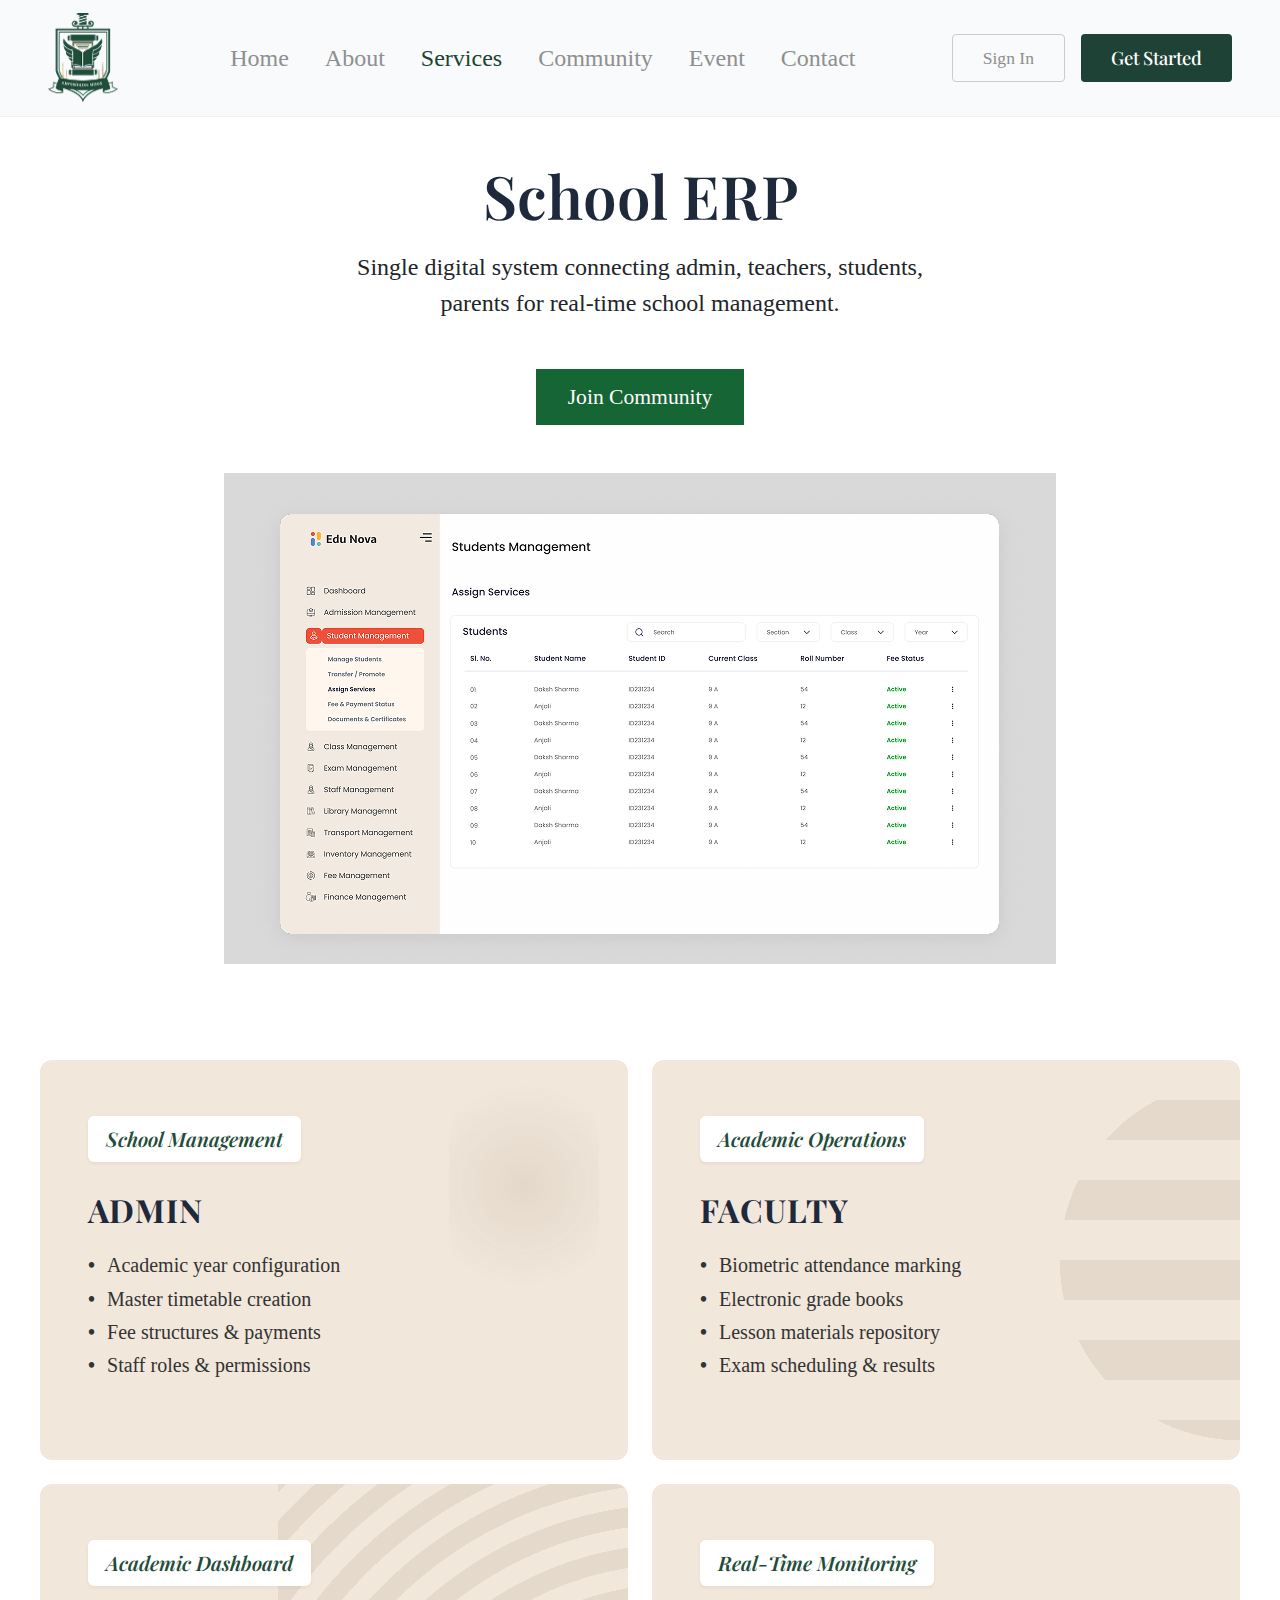
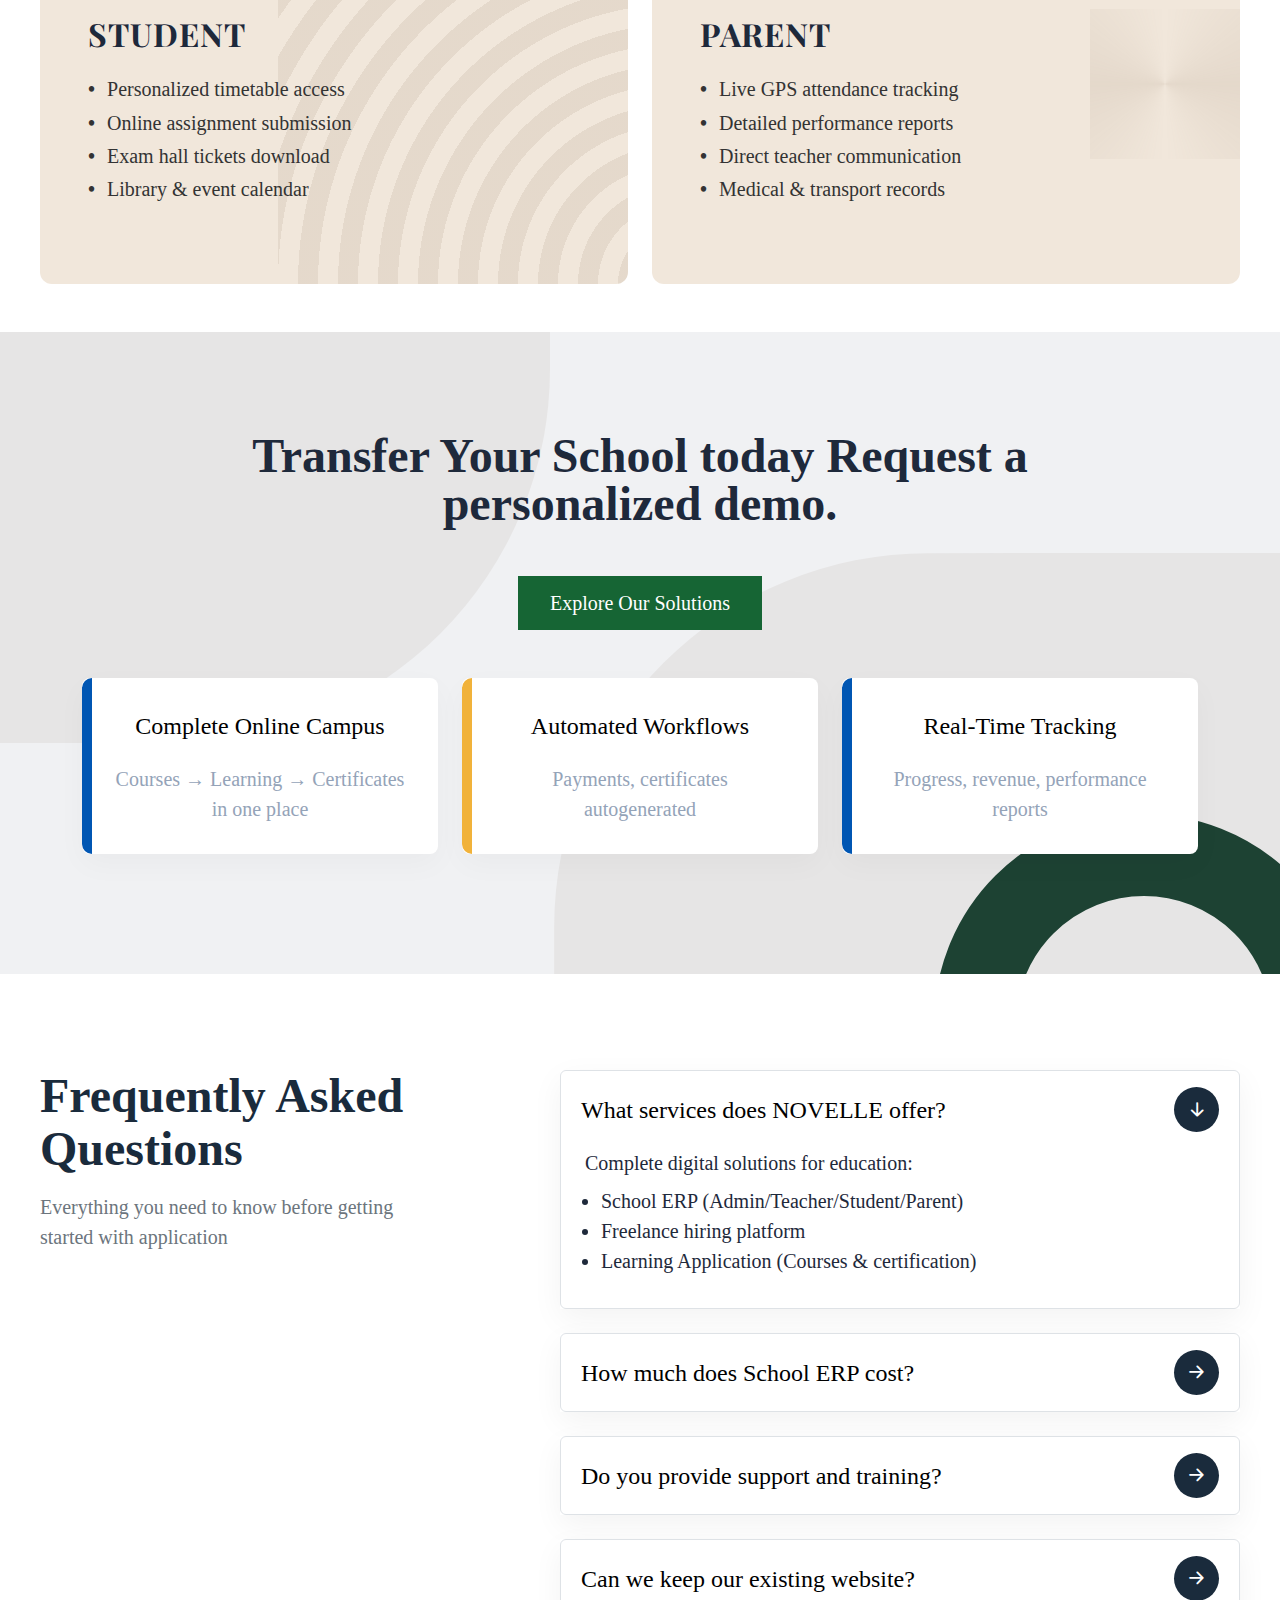
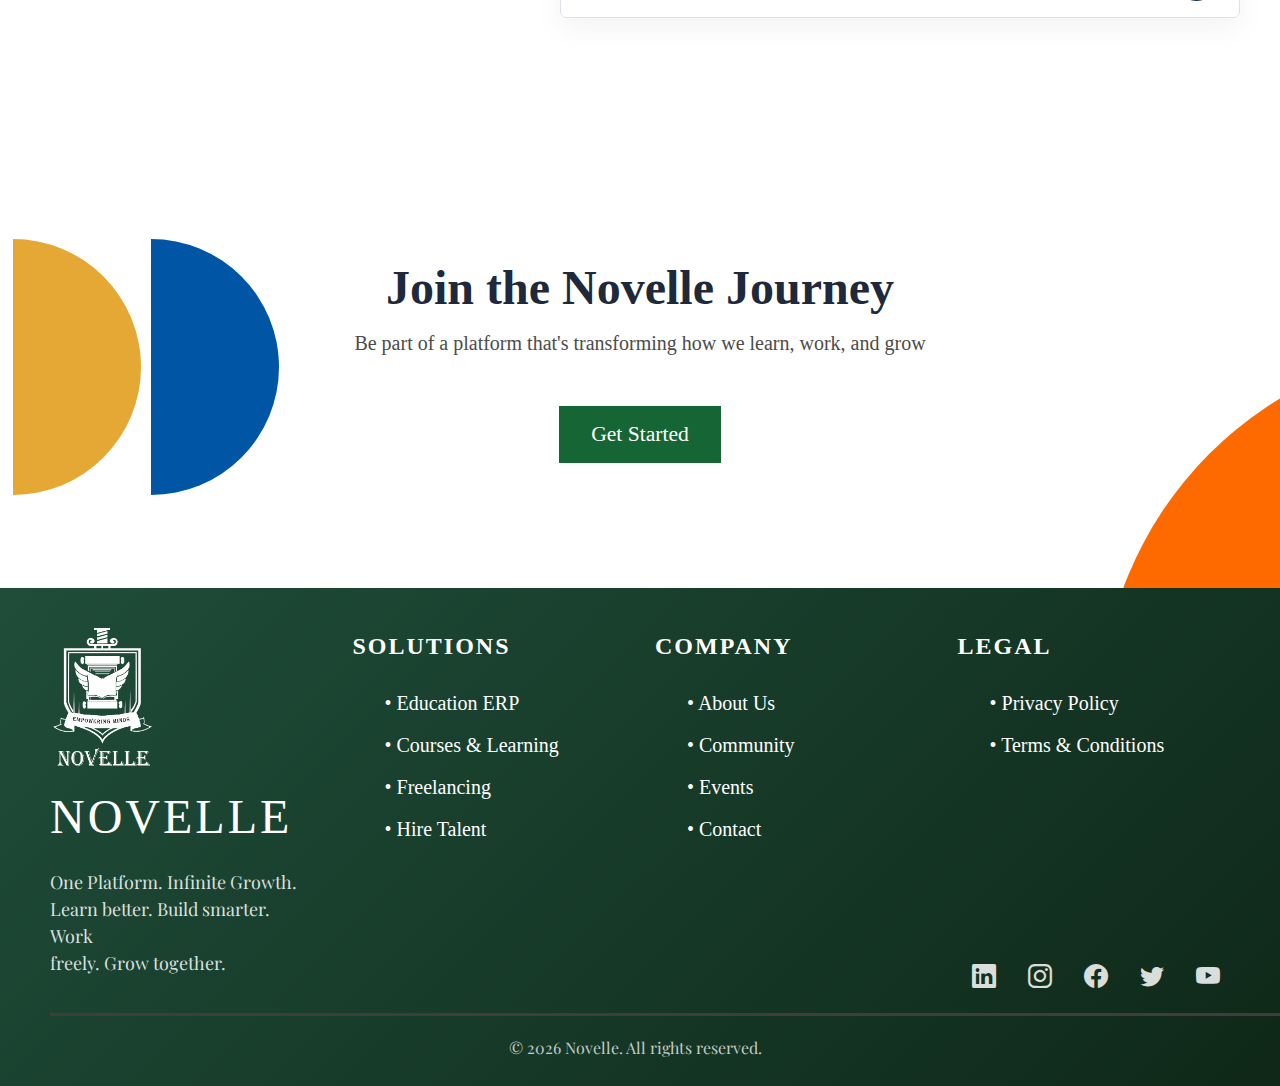
<file: schoolerp.html>
<!DOCTYPE html>
<html lang="en">

<head>
    <meta charset="UTF-8">
    <title>Novelle</title>
    <meta name="viewport" content="width=device-width, initial-scale=1">
    <link href="https://cdn.jsdelivr.net/npm/bootstrap@5.3.3/dist/css/bootstrap.min.css" rel="stylesheet">
    <link href="https://fonts.googleapis.com/css2?family=Playfair+Display:wght@400;500;600&display=swap"
        rel="stylesheet">
    <link href="https://cdn.jsdelivr.net/npm/bootstrap-icons/font/bootstrap-icons.css" rel="stylesheet">
    <link
        href="https://fonts.googleapis.com/css2?family=Playfair+Display:wght@600;700&family=Source+Sans+Pro:wght@400;600&display=swap"
        rel="stylesheet">
    <link rel="stylesheet" href="https://cdn.jsdelivr.net/npm/bootstrap-icons@1.11.1/font/bootstrap-icons.css">
    <link rel="stylesheet" href="css/schoolerp.css">
</head>

<body>
    <!-- Header  -->
    <nav class="navbar navbar-expand-lg sticky-top novelle-navbar">
        <div class="container-fluid px-lg-5">
            <a class="navbar-brand" href="index.html">
                <img src="assets/images/header/Header-img.png" alt="Novelle Logo">
            </a>
            <button class="navbar-toggler" type="button" data-bs-toggle="collapse" data-bs-target="#mainNavbar"
                aria-controls="mainNavbar" aria-expanded="false" aria-label="Toggle navigation">
                <span class="navbar-toggler-icon"></span>
            </button>
            <div class="collapse navbar-collapse" id="mainNavbar">
                <ul class="navbar-nav mx-auto gap-2 gap-lg-1">
                    <li class="nav-item">
                        <a class="nav-link active" aria-current="page" href="index.html">Home</a>
                    </li>
                    <li class="nav-item">
                        <a class="nav-link" href="about.html">About</a>
                    </li>
                    <li class="nav-item dropdown">
                        <a class="nav-link dropdown-toggle" href="#" id="servicesDropdown" role="button"
                            data-bs-toggle="dropdown" aria-expanded="false">
                            Services
                        </a>
                        <ul class="dropdown-menu border-0 shadow-sm" aria-labelledby="servicesDropdown">
                            <li><a class="dropdown-item" href="schoolerp.html">School ERP</a></li>
                            <li><a class="dropdown-item" href="jobportal.html">Job Portal</a></li>
                            <li><a class="dropdown-item" href="learningapplication.html">Learning Application</a></li>
                        </ul>
                    </li>
                    <li class="nav-item">
                        <a class="nav-link" href="community.html">Community</a>
                    </li>
                    <li class="nav-item">
                        <a class="nav-link" href="event.html">Event</a>
                    </li>
                    <li class="nav-item">
                        <a class="nav-link" href="contact.html">Contact</a>
                    </li>
                </ul>
                <div class="d-flex flex-column flex-lg-row gap-3 mt-3 mt-lg-0 align-items-center">
                    <a href="contact.html" class="btn btn-outline-novelle">Sign In</a>
                    <a href="contact.html" class="btn btn-novelle">Get Started</a>
                </div>
            </div>
        </div>
    </nav>
    <!-- Main Body  -->
    <main>
        <section class="py-5 bg-white">
            <div class="container text-center">
                <h1 class="mainheading mb-4">School ERP</h1>
                <p class="mainsubheading mb-5">
                    Single digital system connecting admin, teachers, students,<br>
                    parents for real-time school management.
                </p>
                <button class="join-btn mb-5" onclick="openJoinModal()"> Join Community </button>
                <div class="d-flex justify-content-center">
                    <div class="dashboard-mockup">
                        <img src="assets/images/schoolerp/simg1.png" class="img-fluid" alt="ERP Dashboard">
                    </div>
                </div>
            </div>
        </section>
        <section class="erp-services py-5 bg-white">
            <div class="hero-container">
                <div class="row g-4">
                    <div class="col-md-6">
                        <div class="erp-card shape-admin">
                            <div class="erp-content">
                                <span class="erp-tag">School Management</span>
                                <h3 class="erp-title">ADMIN</h3>
                                <ul class="erp-list">
                                    <li>Academic year configuration</li>
                                    <li>Master timetable creation</li>
                                    <li>Fee structures & payments</li>
                                    <li>Staff roles & permissions</li>
                                </ul>
                            </div>
                        </div>
                    </div>
                    <div class="col-md-6">
                        <div class="erp-card shape-faculty">
                            <div class="erp-content">
                                <span class="erp-tag">Academic Operations</span>
                                <h3 class="erp-title">FACULTY</h3>
                                <ul class="erp-list">
                                    <li>Biometric attendance marking</li>
                                    <li>Electronic grade books</li>
                                    <li>Lesson materials repository</li>
                                    <li>Exam scheduling & results</li>
                                </ul>
                            </div>
                        </div>
                    </div>
                    <div class="col-md-6">
                        <div class="erp-card shape-student">
                            <div class="erp-content">
                                <span class="erp-tag">Academic Dashboard</span>
                                <h3 class="erp-title">STUDENT</h3>
                                <ul class="erp-list">
                                    <li>Personalized timetable access</li>
                                    <li>Online assignment submission</li>
                                    <li>Exam hall tickets download</li>
                                    <li>Library & event calendar</li>
                                </ul>
                            </div>
                        </div>
                    </div>
                    <div class="col-md-6">
                        <div class="erp-card shape-parent">
                            <div class="erp-content">
                                <span class="erp-tag">Real-Time Monitoring</span>
                                <h3 class="erp-title">PARENT</h3>
                                <ul class="erp-list">
                                    <li>Live GPS attendance tracking</li>
                                    <li>Detailed performance reports</li>
                                    <li>Direct teacher communication</li>
                                    <li>Medical & transport records</li>
                                </ul>
                            </div>
                        </div>
                    </div>
                </div>
            </div>
        </section>
        <section class="demo-features-section">
            <div class="shape shape-left-swirl"></div>
            <div class="shape shape-bottom-right-ring2"></div>
            <div class="shape shape-bottom-right-ring"></div>
            <div class="container text-center mb-5 position-relative">
                <h2 class="demo-heading mb-5">
                    Transfer Your School today Request a<br>
                    personalized demo.
                </h2>
                <a href="#" class="cta-btn">Explore Our Solutions</a>
            </div>
            <div class="container position-relative">
                <div class="row g-4 justify-content-center">
                    <div class="col-md-4">
                        <div class="demo-card border-blue">
                            <h5>Complete Online Campus</h5>
                            <p>Courses &rarr; Learning &rarr; Certificates <br> in one place</p>
                        </div>
                    </div>
                    <div class="col-md-4">
                        <div class="demo-card border-yellow">
                            <h5>Automated Workflows</h5>
                            <p>Payments, certificates <br> autogenerated</p>
                        </div>
                    </div>
                    <div class="col-md-4">
                        <div class="demo-card border-blue">
                            <h5>Real-Time Tracking</h5>
                            <p>Progress, revenue, performance <br> reports</p>
                        </div>
                    </div>
                </div>
            </div>
        </section>
        <section class="faq-section font-serif py-5 bg-white">
            <div class="hero-container py-lg-5">
                <div class="row g-5">
                    <div class="col-lg-5">
                        <h2 class="faq-main-heading mb-3">Frequently Asked Questions</h2>
                        <p class="font-serif faq-subtitle text-secondary">
                            Everything you need to know before getting started with application
                        </p>
                    </div>
                    <div class="col-lg-7 font-serif">
                        <div class="accordion accordion-flush" id="faqAccordion">
                            <div class="faq-card mb-4">
                                <div class="accordion-item border-gray">
                                    <h2 class="accordion-header">
                                        <button class="accordion-button custom-faq-btn" type="button"
                                            data-bs-toggle="collapse" data-bs-target="#faq1">
                                            What services does NOVELLE offer?
                                            <div class="faq-icon-wrapper">
                                                <i class="bi bi-arrow-right-short"></i>
                                            </div>
                                        </button>
                                    </h2>
                                    <div id="faq1" class="accordion-collapse collapse show"
                                        data-bs-parent="#faqAccordion">
                                        <div class="accordion-body faq-content pt-0">
                                            <p class="mb-2">Complete digital solutions for education:</p>
                                            <ul class="ps-3">
                                                <li>School ERP (Admin/Teacher/Student/Parent)</li>
                                                <li>Freelance hiring platform</li>
                                                <li>Learning Application (Courses & certification)</li>
                                            </ul>
                                        </div>
                                    </div>
                                </div>
                            </div>
                            <div class="faq-card mb-4">
                                <div class="accordion-item border-gray">
                                    <h2 class="accordion-header">
                                        <button class="accordion-button custom-faq-btn collapsed" type="button"
                                            data-bs-toggle="collapse" data-bs-target="#faq2">
                                            How much does School ERP cost?
                                            <div class="faq-icon-wrapper">
                                                <i class="bi bi-arrow-right-short"></i>
                                            </div>
                                        </button>
                                    </h2>
                                    <div id="faq2" class="accordion-collapse collapse" data-bs-parent="#faqAccordion">
                                        <div class="accordion-body faq-content pt-0">
                                            Our pricing is flexible and tailored to the size of your institution. Please
                                            contact us for a custom quote.
                                        </div>
                                    </div>
                                </div>
                            </div>
                            <div class="faq-card mb-4">
                                <div class="accordion-item border-gray">
                                    <h2 class="accordion-header">
                                        <button class="accordion-button custom-faq-btn collapsed" type="button"
                                            data-bs-toggle="collapse" data-bs-target="#faq3">
                                            Do you provide support and training?
                                            <div class="faq-icon-wrapper">
                                                <i class="bi bi-arrow-right-short"></i>
                                            </div>
                                        </button>
                                    </h2>
                                    <div id="faq3" class="accordion-collapse collapse" data-bs-parent="#faqAccordion">
                                        <div class="accordion-body faq-content pt-0">
                                            Yes, we provide 24/7 technical support and comprehensive onboarding training
                                            for your staff.
                                        </div>
                                    </div>
                                </div>
                            </div>
                            <div class="faq-card mb-4">
                                <div class="accordion-item border-gray">
                                    <h2 class="accordion-header">
                                        <button class="accordion-button custom-faq-btn collapsed" type="button"
                                            data-bs-toggle="collapse" data-bs-target="#faq4">
                                            Can we keep our existing website?
                                            <div class="faq-icon-wrapper">
                                                <i class="bi bi-arrow-right-short"></i>
                                            </div>
                                        </button>
                                    </h2>
                                    <div id="faq4" class="accordion-collapse collapse" data-bs-parent="#faqAccordion">
                                        <div class="accordion-body faq-content pt-0">
                                            Absolutely. Our ERP and learning solutions can be integrated with your
                                            existing digital presence.
                                        </div>
                                    </div>
                                </div>
                            </div>
                        </div>
                    </div>
                </div>
            </div>
        </section>
        <section class="novelle-cta position-relative overflow-hidden">
            <div class="shape shape-gold"></div>
            <div class="shape shape-blue"></div>
            <div class="shape shape-orange"></div>
            <div class="container position-relative z-1">
                <div class="row justify-content-center">
                    <div class="col-12 col-md-10 col-lg-8 text-center">
                        <h2 class="cta-heading mb-3">Join the Novelle Journey</h2>
                        <p class="cta-subtitle mb-5">
                            Be part of a platform that's transforming how we learn, work, and grow
                        </p>
                        <div class="d-flex justify-content-center">
                            <a href="contact.html" class="join-btn">
                                Get Started
                            </a>
                        </div>
                    </div>
                </div>
            </div>
        </section>
    </main>
    <!-- Footer  -->
    <footer class="novelle-footer">
        <div class="footer-wrapper">
            <div class="footer-content">
                <div class="footer-column footer-brand">
                    <a href="index.html"><img src="assets/images/footer/footer-logo-img.png" alt="Novelle Logo"
                            class="footer-logo"></a>
                    <h2 class="footer-brand-title">NOVELLE</h2>
                    <p class="footer-brand-text">One Platform. Infinite Growth. <br /> Learn better. Build smarter. Work
                        <br />
                        freely. Grow together.
                    </p>
                </div>
                <div class="footer-column">
                    <h3 class="footer-section-heading">SOLUTIONS</h3>
                    <ul class="footer-links">
                        <li><a href="schoolerp.html">• Education ERP</a></li>
                        <li><a href="learningapplication.html">• Courses & Learning</a></li>
                        <li><a href="jobportal.html">• Freelancing</a></li>
                        <li><a href="#hire-talent">• Hire Talent</a></li>
                    </ul>
                </div>
                <div class="footer-column">
                    <h3 class="footer-section-heading">COMPANY</h3>
                    <ul class="footer-links">
                        <li><a href="about.html">• About Us</a></li>
                        <li><a href="community.html">• Community</a></li>
                        <li><a href="event.html">• Events</a></li>
                        <li><a href="contact.html">• Contact</a></li>
                    </ul>
                </div>
                <div class="footer-column">
                    <h3 class="footer-section-heading">LEGAL</h3>
                    <ul class="footer-links">
                        <li><a href="#privacy">• Privacy Policy</a></li>
                        <li><a href="#terms">• Terms & Conditions</a></li>
                    </ul>
                </div>
                <div class="footer-social-container">
                    <a href="https://linkedin.com" class="social-link" target="_blank" aria-label="LinkedIn">
                        <i class="bi bi-linkedin"></i>
                    </a>
                    <a href="https://instagram.com" class="social-link" target="_blank" aria-label="Instagram">
                        <i class="bi bi-instagram"></i>
                    </a>
                    <a href="https://facebook.com" class="social-link" target="_blank" aria-label="Facebook">
                        <i class="bi bi-facebook"></i>
                    </a>
                    <a href="https://twitter.com" class="social-link" target="_blank" aria-label="Twitter">
                        <i class="bi bi-twitter"></i>
                    </a>
                    <a href="https://youtube.com" class="social-link" target="_blank" aria-label="YouTube">
                        <i class="bi bi-youtube"></i>
                    </a>
                </div>
            </div>
            <div class="footer-divider"></div>
            <div class="footer-copyright">
                <p>&copy; 2026 Novelle. All rights reserved.</p>
            </div>
        </div>
    </footer>
    <script src="https://cdn.jsdelivr.net/npm/bootstrap@5.3.3/dist/js/bootstrap.bundle.min.js"></script>
    <script src="js/schoolerp.js"></script>
    <!-- Join Community Model -->
    <div id="toaster" class="toaster"></div>
    <div id="joinModal" class="modal-overlay">
        <div class="modal-content modal-compact">
            <button class="modal-close" id="joinModalClose">×</button>
            <div class="modal-scroll-container">
                <header class="modal-header">
                    <h2>Join the Novelle Community</h2>
                    <p class="subtitle">Learn. Collaborate. Grow Together.</p>
                </header>
                <div class="modal-body">
                    <form class="novelle-form" id="joinForm" novalidate>
                        <div class="form-grid">
                            <div class="field-group">
                                <label>FULL NAME</label>
                                <input type="text" class="input-field" id="fullName" required>
                                <span class="error-message">Enter a valid name.</span>
                            </div>
                            <div class="field-group">
                                <label>EMAIL</label>
                                <input type="email" class="input-field" id="email" required>
                                <span class="error-message">Enter a valid email.</span>
                            </div>
                            <div class="field-group">
                                <label>MOBILE NUMBER</label>
                                <input type="tel" class="input-field" id="mobile" required>
                                <span class="error-message">Enter a valid 10-digit number.</span>
                            </div>
                            <div class="field-group">
                                <label>CITY / LOCATION</label>
                                <input type="text" class="input-field" id="city" required>
                                <span class="error-message">City cannot be empty.</span>
                            </div>
                        </div>
                        <div class="field-group full-width">
                            <label>YOUR ROLE / IDENTITY</label>
                            <p class="instruction">How do you identify yourself on Novelle?</p>
                            <select class="input-field select-custom" id="role" required>
                                <option disabled selected>Select role</option>
                                <option>Student</option>
                                <option>Professional</option>
                                <option>Freelancer</option>
                                <option>Entrepreneur</option>
                            </select>
                            <span class="error-message">Please select a role.</span>
                        </div>
                        <div class="field-group full-width">
                            <label>AREA OF INTEREST</label>
                            <p class="instruction">What are you interested in?</p>
                            <select class="input-field select-custom" id="interest" required>
                                <option disabled selected>Select one or more</option>
                                <option>Web Development</option>
                                <option>Data Science</option>
                                <option>Mobile Development</option>
                                <option>UI/UX Design</option>
                            </select>
                            <span class="error-message">Please select an area of interest.</span>
                        </div>
                        <div class="field-group full-width">
                            <label>SKILLS / EXPERTISE</label>
                            <p class="instruction">Your Primary Skills or Interests</p>
                            <select class="input-field select-custom" id="skills" required>
                                <option disabled selected>Select one or more</option>
                                <option>.NET</option>
                                <option>SQL</option>
                                <option>DBMS</option>
                                <option>HTML</option>
                                <option>CSS</option>
                                <option>JS</option>
                                <option>REACT</option>
                                <option>Python</option>
                                <option>Node.js</option>
                            </select>
                            <span class="error-message">Please select at least one skill.</span>
                        </div>
                    </form>
                </div>
            </div>
            <div class="form-footer">
                <button class="btn-submit" id="joinModalConfirm" type="button">Join the Novelle Community</button>
            </div>
        </div>
    </div>
</body>

</html>
</file>
<file: css/about.css>
:root {
    --primary: #1a4331;
    --muted: #9ca3af;
    --hover: #4b5563;
    --border: #e5e7eb;
}

body {
    font-family: "Playfair Display", serif;
}

.mainbg {
    background: #F3F5F2;
}

.container1 {
    padding: 2rem 10% 0 10%;
}

:root {
    --primary: #1a4331;
    --muted: #8e8e8e;
    --border: #e0e0e0;
    --font-serif: 'Georgia', serif;
}

.novelle-navbar {
    background: #F8FAFC;
    border-bottom: 1px solid #f0f0f0;
    padding: 0.5rem 0;
    font-family: var(--font-serif);
}

.navbar-brand img {
    height: 90px;
    width: 70px;

}

.novelle-navbar .nav-link {
    color: #8F8F8F;
    font-size: 1.5rem;
    font-weight: 400;
    padding: 0.5rem 0;
    margin: 0 0.5rem;
    position: relative;
    transition: color 0.3s ease;
}

.novelle-navbar .nav-link:hover {
    color: var(--primary);
}

.novelle-navbar .nav-link.active {
    color: var(--primary) !important;
}


.novelle-navbar .nav-link::after {
    content: "";
    position: absolute;
    left: 0;
    bottom: 0;
    width: 0;
    height: 2px;
    background-color: var(--primary);
    transition: width 0.3s ease;
}

.novelle-navbar .nav-link.active::after {
    width: 100%;
}


.dropdown-toggle::after {
    display: none;
    
}


.btn-novelle {
    background-color: var(--primary);
    color: #fff;
    padding: 10px 30px;
    border-radius: 4px;
    border: 1px solid var(--primary);
    font-size: 1.1rem;
    transition: all 0.3s ease;
}

.btn-novelle:hover {
    background-color: #123023;
    color: #fff;
}

.btn-outline-novelle {
    background: transparent;
    color: var(--muted);
    padding: 10px 30px;
    border-radius: 4px;
    border: 1px solid #cccccc;
    font-size: 1.1rem;
    transition: all 0.3s ease;
}

.btn-outline-novelle:hover {
    background-color: #f8f9fa;
    border-color: var(--muted);
    color: var(--primary);
}


@media (max-width: 991.98px) {
    .novelle-navbar .nav-link::after {
        display: none;
        
    }

    .navbar-nav {
        padding: 0.5rem 0;
    }

    .nav-item {
        border-bottom: 1px solid #f8f9fa;
    }
}




.novelle-footer {
    background: linear-gradient(135deg, #1f4d3a  0%, #0f2818 100%);
    color: #ffffff;
    padding-top: 40px;
    padding-bottom: 10px;
    padding-left: 50px;
    padding-right: 60px;
}

.footer-wrapper {
    max-width: 1400px;
    margin: 0 auto;
    display: flex;
    flex-direction: column;
    gap: 20px;
}


.footer-content {
    display: grid;
    grid-template-columns: 1fr 1fr 1fr 1fr;
    gap: 40px;
    align-items: flex-start;
    position: relative;
}


.footer-column {
    display: flex;
    flex-direction: column;
    gap: 16px;
}


.footer-brand {
    gap: 20px;
}

.footer-logo {
    width: 105px;
    height: 145px;
    object-fit: contain;
}

.footer-brand-title {
    font-family: 'Algerian';
    font-size: 48px;
    font-weight: 400;
    letter-spacing: 3px;
    line-height: 100%;
    font-style: regular;
    color: #ffffff;
}

.footer-brand-text {
    font-family: 'lora' serif;
    font-size: 18px;
    line-height: 150%;
    color: rgba(255, 255, 255, 0.85);
    font-style: regular;
    font-weight: 400;
}


.footer-section-heading {
    font-family: 'lora', serif;
    font-size: 24px;
    font-weight: 600;
    letter-spacing: 2px;
    text-transform: uppercase;
    color: #ffffff;
    margin-bottom: 8px;
    line-height: 150%;
    font-style: semibold;
}


.footer-links {
    list-style: none;
    display: flex;
    flex-direction: column;
    gap: 12px;
}

.footer-links a {
    font-family: 'lora';
    font-size: 20px;
    color: #ffffff;
    text-decoration: none;
    font-style: regular;
    transition: opacity 0.3s ease;
    font-weight: 400;
    line-height: 150%;
    letter-spacing: 0%;

}

.footer-links a:hover {
    opacity: 0.7;
}


.footer-social-container {
    position: absolute;
    bottom: 0;
    right: 0;
    display: flex;
    gap: 32px;
    align-items: center;
}

.social-link {
    color: rgba(255, 255, 255, 0.85);
    font-size: 24px;
    display: flex;
    align-items: center;
    justify-content: center;
    transition: opacity 0.3s ease;
    text-decoration: none;
}

.social-link:hover {
    opacity: 0.7;
}


.footer-divider {
    width: 1250px;
    align-items: center;
    height: 3px;
    background-color: #3e3e3e;
    
}



.footer-copyright {
    text-align: center;
}

.footer-copyright p {
    font-size: 16px;
    color: rgba(255, 255, 255, 0.75);
    line-height: 1.5;
}

/* ============================================
   RESPONSIVE DESIGN - TABLET (768px and below)
   ============================================ */

@media (max-width: 768px) {
    .novelle-footer {
        padding-top: 60px;
        padding-bottom: 40px;
        padding-left: 40px;
        padding-right: 40px;
    }

    .footer-content {
        grid-template-columns: 1fr 1fr;
        gap: 32px;
        position: relative;
        padding-bottom: 10px;
    }

    .footer-social-container {
        position: static;
        justify-content: center;
        gap: 24px;
        margin-top: 20px;
        width: 100%;
        grid-column: 1 / -1;
    }

    .footer-brand {
        grid-column: 1 / -1;
    }

    .footer-brand-title {
        font-size: 28px;
        letter-spacing: 2px;
    }

    .footer-section-heading {
        font-size: 16px;
        letter-spacing: 1.5px;
    }

    .footer-links a {
        font-size: 15px;
    }

    .social-link {
        font-size: 20px;
    }

    .footer-divider {
        width: 80%;
        height: 3px;
        margin: 25px auto;
    }
}

@media (max-width: 480px) {
    .novelle-footer {
        padding-top: 50px;
        padding-bottom: 30px;
        padding-left: 20px;
        padding-right: 20px;
    }

    .footer-wrapper {
        gap: 10px;
    }

    .footer-content {
        grid-template-columns: 1fr;
        gap: 14px;
        padding-bottom: 10px;
    }

    .footer-brand {
        align-items: flex-start;
    }

    .footer-logo {
        width: 100px;
    }

    .footer-brand-title {
        font-size: 24px;
        letter-spacing: 2px;
    }

    .footer-brand-text {
        font-size: 14px;
        line-height: 1.5;
    }

    .footer-section-heading {
        font-size: 14px;
        letter-spacing: 1px;
        margin-bottom: 6px;
    }

    .footer-links a {
        font-size: 14px;
    }

    .footer-social-container {
        justify-content: center;
        gap: 20px;
        margin-top: 10px;
    }

    .social-link {
        font-size: 18px;
    }

    .footer-divider {
        width: 90%;
        height: 2.5px;
        margin: 20px auto;
    }


    .footer-copyright p {
        font-size: 14px;
    }
}

@media (min-width: 800px) and (max-width: 1050px) {
    .footer-divider {
        width: 90%;
        max-width: 700px;
        height: 3px;
        margin: 25px auto;
    }
}

@media (min-width: 850px) and (max-width: 1070px) {
    .footer-divider {
        width: 85%;
        max-width: 650px;
        height: 3px;
        margin: 25px auto;
    }
}


/* ============================================
   ACCESSIBILITY & UTILITIES
   ============================================ */

a {
    text-decoration: none;
}

.bi {
    display: inline-block;
}


@media print {
    .novelle-footer {
        page-break-inside: avoid;
    }
}



.novelle-cta {
    background-color: #ffffff;
    
    padding: 120px 0;
    min-height: 450px;
    display: flex;
    align-items: center;
}


.cta-heading {
    font-family: 'Playfair Display', serif;
    font-weight: 700;
    color: #1a2b3c;
    
    
    font-size: clamp(1.5rem, 4vw, 3rem);
    line-height: 1.2;
}

.cta-subtitle {
    font-family: 'Source Serif Pro', serif;
    color: #6c757d;
    
    font-size: clamp(1.3rem, 2.3vw, 1.3rem);
    max-width: 700px;
    margin-left: auto;
    margin-right: auto;
}


.btn-novelle {
    background-color: #1f4237;
    
    color: #ffffff !important;
    font-family: 'Source Serif Pro', serif;
    font-size: 1.15rem;
    font-weight: 500;
    border-radius: 4px;
    border: none;
    transition: all 0.3s ease;
}

.btn-novelle:hover {
    background-color: #163028;
    
    transform: translateY(-2px);
    box-shadow: 0 4px 12px rgba(0, 0, 0, 0.1);
}



.about-main-img {
    position: relative;
    z-index: 2;
}



.shape-gold {
    position: absolute;
    left: 350px;
    top: 85%;
    transform: translateY(-50%);
    width: 285px;
    height: 200px;
    background-color: #e5a835;
    
    border-radius: 160px 160px 0px 0px;
    
    z-index: 0;
}


.shape-blue {
    position: absolute;
    left: 300px;
    top: 42%;
    transform: translateY(-50%);
    width: 333px;
    height: 190px;
    background-color: #0056a4;
    
    border-radius: 263px 283px 0px 0px;
    
    z-index: 0;
    pointer-events: none;
}


.shape-orange {
    position: absolute;
    width: 759px;
    height: 745px;
    left: 1100px;
    top: 207px;
    background: #FF6A00;
    z-index: 0;
    pointer-events: none;
    border-radius: 770px;
}




@media (max-width: 992px) {
    .shape-gold {
        width: 80px;
        height: 160px;
        border-radius: 0 80px 80px 0;
    }

    .shape-blue {
        left: 100px;
        width: 90px;
        height: 180px;
        border-radius: 0 90px 90px 0;
    }

    .shape-orange {
        width: 300px;
        height: 300px;
        bottom: -80px;
        right: -60px;
    }

    .novelle-cta {
        padding: 80px 0;
    }
}


@media (max-width: 576px) {

    .shape-gold,
    .shape-blue {
        opacity: 0.3;
        
    }

    .shape-blue {
        left: 90px;
    }
}


.join-btn {
    display: inline-block;
    font-family: serif;
    background-color: #166534;
    
    color: #ffffff;
    padding: 12px 32px;
    font-size: 1.35rem;
    
    font-weight: 500;
    border: none;
    cursor: pointer;
    transition: background-color 0.3s ease, transform 0.2s ease;
    text-decoration: none;
}


.join-btn:hover {
    background-color: #14532d;
    
    transform: translateY(-2px);
    text-decoration: none;
}


@media (max-width: 768px) {
    .join-btn {
        font-size: 1rem;
        padding: 10px 24px;
    }
}

@media (max-width: 480px) {
    .join-btn {
        width: 100%;
        text-align: center;
        font-size: 0.95rem;
        padding: 12px;
    }
}





.hero-title {
    font-family: "Playfair Display", "serif";
    letter-spacing: -0.5px;
    font-weight: 600;
    font-size: 60px;
    line-height: 100%;
}

.hero-subtitle {
    font-family: 'lora', "serif";
    line-height: 150%;
    white-space: nowrap;
    color: #000;
    font-size: 24px;
    font-weight: 500;
    font-style: medium;

}


.hero-img-container img {
    max-width: 100%;
    height: auto;
    transform: scale(1.05);
}


@media (max-width: 991px) {
    .hero-subtitle {
        white-space: normal;
        text-align: center;
        color: rgb(83, 82, 82);
    }

    .hero-section {
        padding: 1.75rem 0;
    }

    .hero-container {
        padding-left: 2.5rem;
        padding-right: 2.5rem;
    }

    .hero-img-container img {
        transform: scale(1);
    }
}


.demo-features-section {
    background-color: #ffffff;
    
    position: relative;
    overflow: hidden;
    padding: 80px 0;
}


.demo-heading {
    font-family: 'Playfair Display', serif;
    color: #1a2b3c;
    font-size: 2.5rem;
    font-weight: 700;
    line-height: 1.2;
}


.btn-explore {
    background-color: #1d4233;
    
    color: #ffffff;
    padding: 12px 30px;
    border-radius: 0;
    font-size: 1.1rem;
    transition: all 0.3s ease;
    text-decoration: none;
    display: inline-block;
    margin-top: 10px;
}

.btn-explore:hover {
    background-color: #143025;
    color: #ffffff;
}


.demo-features-section {
    background-color: #f0f1f3;
    
    position: relative;
    overflow: hidden;
    padding: 100px 0;
    
}


.demo-heading {
    font-family: 'Playfair Display', serif;
    color: #1e293b;
    font-size: 2.8rem;
    font-weight: 700;
    line-height: 1.15;
}


.btn-explore {
    background-color: #1d4233;
    
    color: #ffffff;
    padding: 14px 34px;
    border-radius: 0;
    font-size: 1.1rem;
    font-weight: 500;
    text-decoration: none;
    display: inline-block;
    margin-top: 15px;
    transition: 0.3s ease;
}


.demo-card {
    background: #ffffff;
    padding: 30px 20px;
    text-align: center;
    box-shadow: 0 10px 30px rgba(0, 0, 0, 0.03);
    height: 100%;
    position: relative;
    border: none;
    border-radius: 8px;
    margin-bottom: 20px;
    overflow: hidden;
    height: auto;
    font-family: serif;
}


.demo-card::before {
    content: "";
    position: absolute;
    left: 0;
    top: 0;
    bottom: 0;
    
    width: 10px;
    
    border-top-left-radius: 15px;
    border-bottom-left-radius: 15px;
    z-index: 2;
    font-family: serif;
}

.border-orange::before {
    background-color: #f18118;
}

.border-blue::before {
    background-color: #104fc4;
}

.border-yellow::before {
    background-color: #e4a329;
}

.demo-card h5 {
    font-family: 'lora', serif;
    font-size: 24px;
    font-weight: 500;
    font-style: medium;
    color: #000000;
    margin-bottom: 20px;
}

.demo-card p {
    color: #4c4c4c;
    font-size: 20px;
    font-weight: 400;
    line-height: 150%;
    margin: 0;
    font-family: 'lora', serif;
}

.shape {
    position: absolute;
    z-index: 1;
    pointer-events: none;
}

.shape-bottom-right-ring {
    bottom: -180px;
    right: -45px;
    width: 380px;
    height: 380px;
    border: 70px solid #1d4233;
    border-radius: 50%;
    opacity: 1;
}


@media (max-width: 768px) {
    .demo-heading {
        font-size: 2rem;
    }

    .demo-card {
        padding: 40px 20px;
    }
}

.section-tag {
    color: #1c5c3d;
    
    font-size: 1.5rem;
    font-family: serif;
}

.features-label {
    font-size: 24px;
    
    line-height: 150%;
    font-weight: 600;
    font-family: 'lora', serif;
    
    color: #1f4d3a;
}


.features-title {
    font-size: 48px;
    margin-top: 12px;
    font-family: 'lora', serif;
    font-weight: 600;
    color: #333333;
    line-height: 100%;
}


.section-title {
    font-family: "serif";
    font-size: 3rem;
    color: #47494d;
    
    margin: 0 auto;
}


.about-hero {
    background-color: #f8f9fa;
    padding: 0;
    min-height: 600px;
    display: flex;
    align-items: center;
}


.about-content-col {
    padding-left: 10%;
    
    display: flex;
    align-items: center;
    position: relative;
    min-height: 500px;
}

.organic-blob {
    position: absolute;
    top: 50%;
    left: -5%;
    transform: translateY(-50%);
    width: 450px;
    height: 450px;
    background-color: #efede8;
    
    border-radius: 40% 60% 70% 30% / 40% 50% 60% 50%;
    z-index: 1;
}

.about-title {
    font-family: 'Playfair Display', serif;
    font-size: 4rem;
    font-weight: 600;
    color: #1a2b3c;
}

.about-text {
    font-size: 1.5rem;
    color: #333;
    line-height: 1.4;
}



/* .join-btn {
    background-color: #16423c; 
    color: #fff;
    padding: 12px 35px;
    border: none;
    border-radius: 4px;
    font-size: 1.1rem;
    transition: 0.3s;
} */


.about-image-col {
    position: relative;
    display: flex;
    justify-content: center;
    align-items: center;
}

.geometric-container {
    position: relative;
    width: 100%;
    max-width: 450px;
}

.about-hero-img {
    position: relative;
    z-index: 3;
    width: 90%;
}


.shape-semi-blue {
    position: absolute;
    top: 15%;
    right: 0;
    width: 250px;
    height: 250px;
    background-color: #0056b3;
    
    border-radius: 0 0 0 250px;
    
    z-index: 1;
}

.shape-quarter-yellow {
    position: absolute;
    bottom: -10%;
    right: 5%;
    width: 200px;
    height: 200px;
    background-color: #e9b33a;
    
    border-radius: 200px 0 0 0;
    
    z-index: 2;
}


@media (max-width: 991px) {
    .about-content-col {
        padding: 60px 20px;
        text-align: center;
        justify-content: center;
    }

    .about-title {
        font-size: 2.8rem;
    }

    .organic-blob {
        left: 50%;
        transform: translate(-50%, -50%);
        width: 300px;
        height: 300px;
    }

    .about-image-col {
        padding-bottom: 50px;
    }

    .shape-semi-blue,
    .shape-quarter-yellow {
        width: 150px;
        height: 150px;
    }
}



.faq-section {
    font-family: serif;
}

.faq-main-heading {
    font-family: 'Lora', serif;
    font-weight: 700;
    font-size: clamp(2.5rem, 5vw, 3.5rem);
    
    color: #1a2b3c;
    line-height: 1.1;
}

.faq-subtitle {
    font-size: 1.5rem;
    max-width: 400px;
    font-family: serif;
}


.faq-card {
    background: #ffffff;
    
    box-shadow: 0 10px 30px rgba(0, 0, 0, 0.05);
    overflow: hidden;
    transition: transform 0.2s ease;
    border: 3px rgba(117, 115, 115, 0.05);
}

.faq-card .accordion-item {
    background: transparent;
}


.custom-faq-btn {
    font-family: 'lora', serif;
    font-size: 24px;
    font-weight: 500;
    color: #000000 !important;
    background-color: transparent !important;
    
    box-shadow: none !important;
    justify-content: space-between;
    line-height: 150%;
}


.custom-faq-btn::after {
    display: none;
}

.faq-content {
    font-size: 20px;
    color: #1e293b;
    padding-left: 1.5rem;
    padding-right: 1.5rem;
    font-family: serif;
}


.faq-icon-wrapper {
    width: 45px;
    height: 45px;
    background-color: #1a2b3c;
    
    color: #fff;
    border-radius: 50%;
    display: flex;
    align-items: center;
    justify-content: center;
    transition: transform 0.3s ease;
    flex-shrink: 0;
}

.faq-icon-wrapper i {
    font-size: 1.8rem;
}


.custom-faq-btn:not(.collapsed) .faq-icon-wrapper {
    transform: rotate(90deg);
    
}


@media (max-width: 991px) {
    .faq-main-heading {
        font-size: 2.5rem;
    }

    .faq-subtitle {
        max-width: 100%;
    }
}




.custom-flex-row {
    display: flex;
    flex-wrap: wrap;
}


@media (min-width: 992px) {
    .col-content {
        flex: 0 0 65%;
        max-width: 65%;
        padding-right: 50px;
        
    }

    .col-image {
        flex: 0 0 35%;
        max-width: 35%;
    }
}


@media (max-width: 991px) {

    .col-content,
    .col-image {
        flex: 0 0 100%;
        max-width: 100%;
        text-align: center;
    }

    .col-image {
        margin-top: 40px;
    }

    .custom-feature-list {
        display: inline-block;
        text-align: left;
    }
}


.main-heading {
    font-size: 1.5rem;
    font-weight: 500;
    line-height: 1.4;
    color: #2d3436;
    margin-bottom: 25px;
}

.custom-feature-list {
    list-style: none;
    padding-left: 0;
    margin-bottom: 10px;
}

.custom-feature-list li {
    position: relative;
    padding-left: 25px;
    margin-bottom: 10px;
    font-size: 1.1rem;
    color: #4a4a4a;
}


.custom-feature-list li::before {
    content: "•";
    position: absolute;
    left: 0;
    color: #333;
    font-weight: bold;
}

.sub-heading {
    font-size: 24px;
    font-weight: 600;
    color: #1e293b;
    font-style: medium;
    line-height: 150%;
}


.image-container img {
    width: 100%;
    height: auto;
    display: block;
}


.novelle-container {
    padding-left: 3.5rem !important;
    padding-right: 3.5rem !important;
    max-width: 1400px;
    
    margin: 0 auto;
}

.novelle-container-why {
    padding-left: 3.8rem !important;
    padding-right: 3.8rem !important;
    max-width: 1400px;
    
    margin: 0 auto;
}



@media (min-width: 992px) {
    .col-65 {
        flex: 0 0 65%;
        max-width: 65%;
        padding-right: 3rem;
        
    }

    .col-35 {
        flex: 0 0 35%;
        max-width: 35%;
    }
}


@media (max-width: 991px) {

    .col-65,
    .col-35 {
        flex: 0 0 100%;
        max-width: 100%;
        text-align: center;
        padding-right: 0;
    }

    .col-35 {
        margin-top: 30px;
    }

    .custom-feature-list {
        display: inline-block;
        text-align: left;
    }
}


.main-heading {
    font-size: clamp(1.25rem, 2vw, 1.5rem);
    font-weight: 500;
    line-height: 1.4;
    color: #2c3e50;
    margin-bottom: 1.5rem;
}

.custom-feature-list {
    list-style: none;
    padding-left: 0;
    margin-bottom: 0.2rem;
}

.custom-feature-list li {
    position: relative;
    padding-left: 1.5rem;
    margin-bottom: 0.75rem;
    color: #4c4c4c;
    font-size: 20px;
    font-weight: 400;
    line-height: 150%;
    font-style: regular;
}

.custom-feature-list li::before {
    content: "•";
    position: absolute;
    left: 0;
    font-weight: bold;
}

/* .sub-heading {
    font-size: clamp(1.4rem, 2.5vw, 1.75rem);
    font-weight: 600;
    color: #111;
} */


.novelle-container {
    padding-left: 2.5rem !important;
    padding-right: 2.5rem !important;
    max-width: 1400px;
    margin: 0 auto;
}


.vm-card {
    background: #ffffff;
    border-radius: 12px;
    padding: 3rem 2.5rem;
    
    height: 100%;
    border: 1px solid rgba(0, 0, 0, 0.05);
    box-shadow: 0 10px 30px rgba(0, 0, 0, 0.03);
    
    transition: all 0.3s ease-in-out;
    display: flex;
    flex-direction: column;
    align-items: flex-start;
    
    text-align: left;
}


.vm-card:hover {
    background-color: #f9fbf9;
    
    transform: translateY(-5px);
    box-shadow: 0 15px 35px rgba(0, 0, 0, 0.08);
}


.vm-icon-wrapper {
    margin-bottom: 1.5rem;
}

.vm-icon {
    width: 70px;
    
    height: auto;
}

.vm-icon1 {
    width: 100px;
    
    margin-bottom: 40px;
    height: auto;
}

.vm-title {
    font-family: 'lora';
    font-size: 24px;
    font-weight: 500;
    font-style: medium;
    line-height: 150%;
    color: #19212e;
    margin-bottom: 1rem;
}

.vm-text {
    font-family: 'lora';
    font-size: 20px;
    font-weight: 400;
    line-height: 150%;
    line-height: 1.6;
    font-style: regular;
    color: #4c4c4c;
    margin-bottom: 0;
}


@media (max-width: 768px) {
    .novelle-container {
        padding-left: 1.5rem !important;
        padding-right: 1.5rem !important;
    }

    .vm-card {
        padding: 2rem 1.5rem;
    }
}




.modal-overlay {
    position: fixed;
    inset: 0;
    background: rgba(0, 0, 0, 0.45);
    display: none;
    justify-content: center;
    align-items: flex-start;
    
    padding: 60px 5px 5px;
    
    z-index: 1000;
}

.modal-overlay.show {
    display: flex;
}

.modal-overlay.show .modal-content {
    transform: translateY(40px);
}



.modal-content {
    background: #fff;
    width: 100%;
    max-height: 78vh;
    
    border-radius: 6px;
    position: relative;
    display: flex;
    flex-direction: column;
    box-shadow: 0 18px 60px rgba(0, 0, 0, 0.18);
    overflow: hidden;
}

.modal-compact {
    max-width: 620px;
    
}


.modal-close {
    position: absolute;
    top: 16px;
    right: 18px;
    font-size: 1.6rem;
    background: none;
    border: none;
    cursor: pointer;
    color: #333;
    z-index: 2;
}


.modal-scroll-container {
    overflow-y: auto;
    padding: 1.4rem 2rem 1rem;
    flex: 1;
}


.modal-scroll-container::-webkit-scrollbar {
    width: 6px;
}

.modal-scroll-container::-webkit-scrollbar-thumb {
    background: #ccc;
    border-radius: 10px;
}



.modal-header {
    display: flex;
    
    align-items: baseline;
    
    gap: 0.8rem;
    
    flex-wrap: wrap;
    
    margin-bottom: 1.2rem;
}


.modal-header h2 {
    font-family: 'Playfair Display', serif;
    font-size: 2rem;
    
    font-weight: 600;
    margin: 0;
    white-space: nowrap;
    
}


.modal-header .subtitle {
    font-family: 'Playfair Display', serif;
    font-size: 1rem;
    color: #292828;
    margin: 0;
    white-space: nowrap;
}


@media (max-width: 768px) {
    .modal-header {
        flex-direction: column;
        
        align-items: flex-start;
        gap: 0.3rem;
    }

    .modal-header h2 {
        font-size: 1.6rem;
        white-space: normal;
    }

    .modal-header .subtitle {
        font-size: 0.95rem;
        white-space: normal;
    }
}



.form-grid {
    display: grid;
    grid-template-columns: 1fr 1fr;
    gap: 0.6rem 1.4rem;
}

.field-group {
    margin-bottom: 1rem;
}

label {
    font-family: 'Playfair Display', serif;
    font-size: 0.95rem;
    font-weight: 600;
    letter-spacing: 0.05em;
    margin-bottom: 0.6rem;
    display: block;
}

.instruction {
    font-size: 0.95rem;
    color: #292828;
    margin-bottom: 0.8rem;
}


.input-field {
    width: 100%;
    background: #f5f6f3;
    border: none;
    padding: 1rem 1.1rem;
    font-size: 0.95rem;
    border-radius: 2px;
    outline: none;
    color: #444;
}


.select-custom {
    appearance: none;
    background-image: url("data:image/svg+xml,%3Csvg xmlns='http://www.w3.org/2000/svg' width='12' height='12' fill='%23333' viewBox='0 0 16 16'%3E%3Cpath d='M7.247 11.14 2.451 5.658C1.885 5.013 2.345 4 3.204 4h9.592a1 1 0 0 1 .753 1.659l-4.796 5.48a1 1 0 0 1-1.506 0z'/%3E%3C/svg%3E");
    background-repeat: no-repeat;
    background-position: right 1rem center;
}


.form-footer {
    padding: 1.2rem 2.6rem;
    border-top: 1px solid #eee;
    display: flex;
    justify-content: flex-end;
}

.btn-submit {
    background: #1a4332;
    color: #fff;
    padding: 0.8rem 1.6rem;
    border: none;
    border-radius: 3px;
    font-size: 0.95rem;
    cursor: pointer;
}


@media (max-width: 768px) {
    .modal-compact {
        max-width: 96%;
    }

    .form-grid {
        grid-template-columns: 1fr;
    }

    .modal-scroll-container {
        padding: 1.6rem 1.4rem;
    }

    .form-footer {
        padding: 1rem 1.4rem;
    }

    .btn-submit {
        width: 100%;
    }
}

.cta-btn {
    display: inline-block;
    font-family: serif;
    background-color: #166534;
    
    color: #ffffff;
    padding: 12px 32px;
    font-size: 1.25rem;
    font-weight: 500;
    border: none;
    cursor: pointer;
    transition: background-color 0.3s ease, transform 0.2s ease;
}


.cta-btn:hover {
    background-color: #14532d;
    
    transform: translateY(-2px);
}


@media (max-width: 768px) {
    .cta-btn {
        font-size: 1rem;
        padding: 10px 24px;
    }
}

@media (max-width: 480px) {
    .cta-btn {
        width: 100%;
        text-align: center;
        font-size: 0.95rem;
        padding: 12px;
    }
}



.shape-gold1 {
    position: absolute;
    top: 165px;
    left: -51px;
    width: 20%;
    aspect-ratio: 2 / 1;
    background-color: #e5a835;
    border-radius: 50% 50% 0 0 / 100% 100% 0 0;
    z-index: 0;
    transform: rotate(90deg);
}


.shape-blue1 {
    position: absolute;
    top: 165px;
    left: 87px;
    width: 20%;
    aspect-ratio: 2 / 1;
    background-color: #0056a4;
    border-radius: 50% 50% 0 0 / 100% 100% 0 0;
    z-index: 0;
    transform: rotate(90deg);
}

.about-bg-blob::before {
    content: '';
    position: absolute;
    width: 367px;
    height: 349px;
    left: 17px;
    top: 51px;
    background: #EDE0D4;
    border-radius: 180px 260px 210px 240px / 270px 200px 250px 220px;
    z-index: 0;
    transform: rotate(23deg);
}

.about-bg-blob::after {
    content: '';
    position: absolute;
    width: 280.1px;
    height: 285.78px;
    left: 1050px;
    top: -119px;
    background: #EDE0D4;
    border-radius: 240px 210px 110px 109px;
    z-index: 0;
    transform: rotate(17deg);
}

.about-novelle {
    position: relative;
}


.shape-left-swirl {
    position: absolute;
    width: 723px;
    height: 453px;
    left: -173px;
    top: -42px;
    background: #E6E5E5;
    border-radius: 4px 374px 4px 4px;
    transform: scaleY(-1);
    z-index: 0;
}

.shape-bottom-right-ring2 {
    position: absolute;
    width: 623.29px;
    height: 920.97px;
    left: 703px;
    top: 72px;
    background: #E6E5E5;
    border-radius: 4px 374px 4px 4px;
    transform: rotate(-90.02deg);
    z-index: 0;
}

.input-field.invalid {
    border: 1px solid red;
}

.error-message {
    color: red;
    font-size: 0.8rem;
    display: none;
}

.input-field.invalid + .error-message {
    display: block;
}

.toaster {
    position: fixed;
    top: 20px;
    right: 20px;
    z-index: 9999;
    display: flex;
    flex-direction: column;
    gap: 10px;
}

.toaster-message {
    background-color: #333;
    color: #fff;
    padding: 12px 20px;
    border-radius: 5px;
    min-width: 200px;
    box-shadow: 0 2px 8px rgba(0,0,0,0.2);
    opacity: 0;
    transform: translateX(100%);
    transition: all 0.5s ease;
}

.toaster-message.show {
    opacity: 1;
    transform: translateX(0);
}

.toaster-message.success {
    background-color: #28a745;
}

.toaster-message.error {
    background-color: #dc3545;
}
</file>
<file: css/community.css>
:root {
    --primary: #1a4331;
    --muted: #9ca3af;
    --hover: #4b5563;
    --border: #e5e7eb;
}

body {
    font-family: "Playfair Display", serif;
}

.mainbg {
    background: #F3F5F2;
}

.container1 {
    padding: 2rem 7% 0 5vw;
    ;
}



:root {
    --primary: #1a4331;
    --muted: #8e8e8e;
    --border: #e0e0e0;
    --font-serif: 'Georgia', serif;
}

.novelle-navbar {
    background: #F8FAFC;
    border-bottom: 1px solid #f0f0f0;
    padding: 0.5rem 0;
    font-family: var(--font-serif);
}

.navbar-brand img {
    height: 90px;
    width: 70px;

}


.novelle-navbar .nav-link {
    color: #8F8F8F;
    font-size: 1.5rem;
    font-weight: 400;
    padding: 0.5rem 0;
    margin: 0 0.5rem;
    position: relative;
    transition: color 0.3s ease;
}

.novelle-navbar .nav-link:hover {
    color: var(--primary);
}

.novelle-navbar .nav-link.active {
    color: var(--primary) !important;
}

.novelle-navbar .nav-link::after {
    content: "";
    position: absolute;
    left: 0;
    bottom: 0;
    width: 0;
    height: 2px;
    background-color: var(--primary);
    transition: width 0.3s ease;
}

.novelle-navbar .nav-link.active::after {
    width: 100%;
}


.dropdown-toggle::after {
    display: none;
}


.btn-novelle {
    background-color: var(--primary);
    color: #fff;
    padding: 10px 30px;
    border-radius: 4px;
    border: 1px solid var(--primary);
    font-size: 1.1rem;
    transition: all 0.3s ease;
}

.btn-novelle:hover {
    background-color: #123023;
    color: #fff;
}

.btn-outline-novelle {
    background: transparent;
    color: var(--muted);
    padding: 10px 30px;
    border-radius: 4px;
    border: 1px solid #cccccc;
    font-size: 1.1rem;
    transition: all 0.3s ease;
}

.btn-outline-novelle:hover {
    background-color: #f8f9fa;
    border-color: var(--muted);
    color: var(--primary);
}


@media (max-width: 991.98px) {
    .novelle-navbar .nav-link::after {
        display: none;
    }

    .navbar-nav {
        padding: 0.5rem 0;
    }

    .nav-item {
        border-bottom: 1px solid #f8f9fa;
    }
}



.novelle-footer {
    background: linear-gradient(135deg, #1f4d3a 0%, #0f2818 100%);
    color: #ffffff;
    padding-top: 40px;
    padding-bottom: 10px;
    padding-left: 50px;
    padding-right: 60px;
}

.footer-wrapper {
    max-width: 1400px;
    margin: 0 auto;
    display: flex;
    flex-direction: column;
    gap: 20px;
}


.footer-content {
    display: grid;
    grid-template-columns: 1fr 1fr 1fr 1fr;
    gap: 40px;
    align-items: flex-start;
    position: relative;
}


.footer-column {
    display: flex;
    flex-direction: column;
    gap: 16px;
}


.footer-brand {
    gap: 20px;
}

.footer-logo {
    width: 105px;
    height: 145px;
    object-fit: contain;
}

.footer-brand-title {
    font-family: 'Algerian';
    font-size: 48px;
    font-weight: 400;
    letter-spacing: 3px;
    line-height: 100%;
    font-style: regular;
    color: #ffffff;
}

.footer-brand-text {
    font-family: 'lora' serif;
    font-size: 18px;
    line-height: 150%;
    color: rgba(255, 255, 255, 0.85);
    font-style: regular;
    font-weight: 400;
}


.footer-section-heading {
    font-family: 'lora', serif;
    font-size: 24px;
    font-weight: 600;
    letter-spacing: 2px;
    text-transform: uppercase;
    color: #ffffff;
    margin-bottom: 8px;
    line-height: 150%;
    font-style: semibold;
}


.footer-links {
    list-style: none;
    display: flex;
    flex-direction: column;
    gap: 12px;
}

.footer-links a {
    font-family: 'lora';
    font-size: 20px;
    color: #ffffff;
    text-decoration: none;
    font-style: regular;
    transition: opacity 0.3s ease;
    font-weight: 400;
    line-height: 150%;
    letter-spacing: 0%;

}

.footer-links a:hover {
    opacity: 0.7;
}


.footer-social-container {
    position: absolute;
    bottom: 0;
    right: 0;
    display: flex;
    gap: 32px;
    align-items: center;
}

.social-link {
    color: rgba(255, 255, 255, 0.85);
    font-size: 24px;
    display: flex;
    align-items: center;
    justify-content: center;
    transition: opacity 0.3s ease;
    text-decoration: none;
}

.social-link:hover {
    opacity: 0.7;
}



.footer-copyright {
    text-align: center;
}

.footer-copyright p {
    font-size: 16px;
    color: rgba(255, 255, 255, 0.75);
    line-height: 1.5;
}



.footer-divider {
    width: 1250px;
    align-items: center;
    height: 3px;
    background-color: #3e3e3e;
    
}


@media (max-width: 768px) {
  .novelle-footer {
    padding-top: 60px;
    padding-bottom: 40px;
    padding-left: 40px;
    padding-right: 40px;
  }

  .footer-content {
    grid-template-columns: 1fr 1fr;
    gap: 32px;
    position: relative;
    padding-bottom: 10px;
  }

  .footer-social-container {
    position: static;
    justify-content: center;
    gap: 24px;
    margin-top: 20px;
    width: 100%;
    grid-column: 1 / -1;
  }

  .footer-brand {
    grid-column: 1 / -1;
  }

  .footer-brand-title {
    font-size: 28px;
    letter-spacing: 2px;
  }

  .footer-section-heading {
    font-size: 16px;
    letter-spacing: 1.5px;
  }

  .footer-links a {
    font-size: 15px;
  }

  .social-link {
    font-size: 20px;
  }

  .footer-divider {
    width: 80%;
    height: 3px;
    margin: 25px auto;
  }
}

@media (max-width: 480px) {
  .novelle-footer {
    padding-top: 50px;
    padding-bottom: 30px;
    padding-left: 20px;
    padding-right: 20px;
  }

  .footer-wrapper {
    gap: 10px;
  }

  .footer-content {
    grid-template-columns: 1fr;
    gap: 14px;
    padding-bottom: 10px;
  }

  .footer-brand {
    align-items: flex-start;
  }

  .footer-logo {
    width: 100px;
  }

  .footer-brand-title {
    font-size: 24px;
    letter-spacing: 2px;
  }

  .footer-brand-text {
    font-size: 14px;
    line-height: 1.5;
  }

  .footer-section-heading {
    font-size: 14px;
    letter-spacing: 1px;
    margin-bottom: 6px;
  }

  .footer-links a {
    font-size: 14px;
  }

  .footer-social-container {
    justify-content: center;
    gap: 20px;
    margin-top: 10px;
  }

  .social-link {
    font-size: 18px;
  }

  .footer-divider {
    width: 90%;
    height: 2.5px;
    margin: 20px auto;
  }


  .footer-copyright p {
    font-size: 14px;
  }
}

@media (min-width: 800px) and (max-width: 1050px) {
  .footer-divider {
    width: 90%;      
    max-width: 700px; 
    height: 3px;
    margin: 25px auto;
  }
}

@media (min-width: 850px) and (max-width: 1070px) {
  .footer-divider {
    width: 85%;         
    max-width: 650px;   
    height: 3px;       
    margin: 25px auto;  
  }
}


a {
    text-decoration: none;
}

.bi {
    display: inline-block;
}


@media print {
    .novelle-footer {
        page-break-inside: avoid;
    }
}


:root {
    --novelle-green: #1a4331;
    --input-bg: #f3f4f6;
    --text-dark-blue: #1a3044;
    --orange-icon: #fb923c;
}

.contact-page-bg {
    background-color: #f9fafb;
}


.hero-section {
    padding: 2rem 0;
    background-color: #f3f2ee;
    position: relative;
}


.hero-container {
    padding-left: 3.5rem;
    
    padding-right: 3.5rem;
    
}


.hero-blob {
    position: absolute;
    top: -15%;
    left: -20%;
    width: 45%;
    height: 130%;
    background-color: #efede8;
    border-radius: 0 50% 50% 0;
    z-index: 0;
}


.hero-title {
    font-family: "Playfair Display", serif;
    font-weight: 600;
    font-size: 60px;
    font-style: semibold;
    letter-spacing: 0%;
}

.hmb {
    margin-bottom: 5px;
}

.hero-subtitle {
    font-family: 'lora', "serif";
    line-height: 1.4;
    font-weight: 500;
    font-size: 24px;
    line-height: 150%;
    white-space: nowrap;
    color: rgb(83, 82, 82);
}


.hero-img-container img {
    max-width: 100%;
    height: auto;
    transform: scale(1.05);
}


@media (max-width: 991px) {
    .hero-subtitle {
        white-space: normal;
        text-align: center;
        color: rgb(83, 82, 82);
    }

    .hero-section {
        padding: 1.75rem 0;
    }

    .hero-container {
        padding-left: 2.5rem;
        
        padding-right: 2.5rem;
        
    }

    .hero-img-container img {
        transform: scale(1);
    }
}


.cta-section {
    
    background: white;
    padding: 100px 0;
    min-height: 350px;
    display: flex;
    align-items: center;
    position: relative;
}


.bg-curve-left {
    box-sizing: border-box;
    position: absolute;
    width: 723px;
    height: 453px;
    left: -69px;
    top: 0px;
    background: #E6E5E5;
    border-radius: 4px 374px 4px 4px;
    z-index: 0;
}

.bg-curve-right {
    position: absolute;
    width: 800px;
    height: 800px;
    background-color: #E6E5E5;
    
    border-radius: 50%;
    bottom: -200px;
    right: -300px;
    z-index: 0;
}


.cta-heading {
    font-family: 'lora', serif;
    color: #1E293B;
    font-size: 48px;
    font-weight: 600;
    position: relative;
    line-height: 100%;
    z-index: 2;
}


/* .btn-novelle {
    background-color: #1f4237;
    color: white;
    padding: 12px 30px;
    border-radius: 2px;
    font-weight: 600;
    border: none;
    z-index: 2;
    position: relative;
} */


.shape {
    position: absolute;
    z-index: 1;
}


.shape-blue-top {
    width: 100px;
    height: 50px;
    background-color: #0052a5;
    border-bottom-left-radius: 100px;
    border-bottom-right-radius: 100px;
    top: 0;
    left: 80px;
    
}

.shape-gold-left {
    width: 50px;
    height: 100px;
    background-color: #e5ab31;
    border-top-right-radius: 100px;
    border-bottom-right-radius: 100px;
    top: 35px;
    
    left: 55px;
    
}


.shape-gold-right {
    width: 50px;
    height: 100px;
    background-color: #e5ab31;
    border-top-left-radius: 100px;
    border-bottom-left-radius: 100px;
    bottom: 35px;
    
    right: 55px;
}

.shape-blue-bottom {
    width: 100px;
    height: 50px;
    background-color: #0052a5;
    border-top-left-radius: 100px;
    border-top-right-radius: 100px;
    bottom: 0;
    right: 80px;
}


@media (max-width: 768px) {

    .bg-curve-left,
    .bg-curve-right {
        width: 400px;
        height: 400px;
    }

    .shape-blue-top,
    .shape-blue-bottom {
        left: 20px;
        right: 20px;
    }

    .shape-gold-left {
        left: 0;
        top: 10px;
    }

    .shape-gold-right {
        right: 0;
        bottom: 10px;
    }
}


.what-happens {
    font-family: 'Source Sans Pro', sans-serif;
    overflow: hidden;
}

.section-tag {
    color: #4c4c4c;
    font-size: 24px;
    font-weight: 600;
    line-height: 150%;
    font-family: 'lora', serif;
}

.section-title {
    font-family: 'lora', "serif";
    font-size: 48px;
    font-weight: 600;
    line-height: 100%;
    color: #4c4c4c;
    margin: 0 auto;
}


.feature-card {
    border-radius: 1.5rem;
    
    padding: 2.5rem 2rem;
    height: 100%;
    min-height: 280px;
    display: flex;
    flex-direction: column;
    justify-content: flex-start;
    transition: transform 0.3s ease, box-shadow 0.3s ease;
    border: none;
    font-family: serif;
}

.feature-card:hover {
    transform: translateY(-5px);
    box-shadow: 0 10px 20px rgba(0, 0, 0, 0.05);
}


.card-beige {
    background-color: #EDE0D4 !important;
}

.card-cream {
    background-color: #FFF4EA !important;
}




.feature-title {
    font-size: 24px;
    font-weight: 600;
    color: #4c4c4c;
    letter-spacing: 0%;
    margin-bottom: 1.2rem;
    line-height: 150%;
}

.feature-text {
    font-size: 20px;
    color: #4c4c4c;
    line-height: 150%;
    font-weight: 400;
}


.collage-img {
    max-width: 100%;
    height: auto;
    /* Optional: If you need to match the specific cropping 
       seen in the collage image reference */
    object-fit: contain;
}


@media (max-width: 768px) {
    .feature-card {
        padding: 2rem;
        min-height: auto;
    }

    .section-title {
        font-size: 2rem;
    }
}


.join-btn {
    display: inline-block;
    font-family: serif;
    background-color: #166534;
    
    color: #ffffff;
    padding: 12px 32px;
    font-size: 1.35rem;
    
    font-weight: 500;
    border: none;
    cursor: pointer;
    transition: background-color 0.3s ease, transform 0.2s ease;
    text-decoration: none;
}


.join-btn:hover {
    background-color: #14532d;
    
    transform: translateY(-2px);
    text-decoration: none;
}


@media (max-width: 768px) {
    .join-btn {
        font-size: 1rem;
        padding: 10px 24px;
    }
}

@media (max-width: 480px) {
    .join-btn {
        width: 100%;
        text-align: center;
        font-size: 0.95rem;
        padding: 12px;
    }
}


/* Join Community Model  */

.modal-overlay {
    position: fixed;
    inset: 0;
    background: rgba(0, 0, 0, 0.45);
    display: none;
    justify-content: center;
    align-items: flex-start;
    
    padding: 60px 5px 5px;
    
    z-index: 1000;
}

.modal-overlay.show {
    display: flex;
}

.modal-overlay.show .modal-content {
    transform: translateY(40px);
}



.modal-content {
    background: #fff;
    width: 100%;
    max-height: 78vh;
    
    border-radius: 6px;
    position: relative;
    display: flex;
    flex-direction: column;
    box-shadow: 0 18px 60px rgba(0, 0, 0, 0.18);
    overflow: hidden;
}

.modal-compact {
    max-width: 620px;
    
}


.modal-close {
    position: absolute;
    top: 16px;
    right: 18px;
    font-size: 1.6rem;
    background: none;
    border: none;
    cursor: pointer;
    color: #333;
    z-index: 2;
}


.modal-scroll-container {
    overflow-y: auto;
    padding: 1.4rem 2rem 1rem;
    flex: 1;
}


.modal-scroll-container::-webkit-scrollbar {
    width: 6px;
}

.modal-scroll-container::-webkit-scrollbar-thumb {
    background: #ccc;
    border-radius: 10px;
}



.modal-header {
    display: flex;
    
    align-items: baseline;
    
    gap: 0.8rem;
    
    flex-wrap: wrap;
    
    margin-bottom: 1.2rem;
}


.modal-header h2 {
    font-family: 'Playfair Display', serif;
    font-size: 2rem;
    
    font-weight: 600;
    margin: 0;
    white-space: nowrap;
    
}


.modal-header .subtitle {
    font-family: 'Playfair Display', serif;
    font-size: 1rem;
    color: #292828;
    margin: 0;
    white-space: nowrap;
}


@media (max-width: 768px) {
    .modal-header {
        flex-direction: column;
        
        align-items: flex-start;
        gap: 0.3rem;
    }

    .modal-header h2 {
        font-size: 1.6rem;
        white-space: normal;
    }

    .modal-header .subtitle {
        font-size: 0.95rem;
        white-space: normal;
    }
}



.form-grid {
    display: grid;
    grid-template-columns: 1fr 1fr;
    gap: 0.6rem 1.4rem;
}

.field-group {
    margin-bottom: 1rem;
}

label {
    font-family: 'Playfair Display', serif;
    font-size: 0.95rem;
    font-weight: 600;
    letter-spacing: 0.05em;
    margin-bottom: 0.6rem;
    display: block;
}

.instruction {
    font-size: 0.95rem;
    color: #292828;
    margin-bottom: 0.8rem;
}


.input-field {
    width: 100%;
    background: #f5f6f3;
    border: none;
    padding: 1rem 1.1rem;
    font-size: 0.95rem;
    border-radius: 2px;
    outline: none;
    color: #444;
}


.select-custom {
    appearance: none;
    background-image: url("data:image/svg+xml,%3Csvg xmlns='http://www.w3.org/2000/svg' width='12' height='12' fill='%23333' viewBox='0 0 16 16'%3E%3Cpath d='M7.247 11.14 2.451 5.658C1.885 5.013 2.345 4 3.204 4h9.592a1 1 0 0 1 .753 1.659l-4.796 5.48a1 1 0 0 1-1.506 0z'/%3E%3C/svg%3E");
    background-repeat: no-repeat;
    background-position: right 1rem center;
}


.form-footer {
    padding: 1.2rem 2.6rem;
    border-top: 1px solid #eee;
    display: flex;
    justify-content: flex-end;
}

.btn-submit {
    background: #1a4332;
    color: #fff;
    padding: 0.8rem 1.6rem;
    border: none;
    border-radius: 3px;
    font-size: 0.95rem;
    cursor: pointer;
}


@media (max-width: 768px) {
    .modal-compact {
        max-width: 96%;
    }

    .form-grid {
        grid-template-columns: 1fr;
    }

    .modal-scroll-container {
        padding: 1.6rem 1.4rem;
    }

    .form-footer {
        padding: 1rem 1.4rem;
    }

    .btn-submit {
        width: 100%;
    }
}


.cta-btn {
    display: inline-block;
    font-family: serif;
    background-color: #166534;
    
    color: #ffffff;
    padding: 12px 32px;
    font-size: 1.25rem;
    font-weight: 500;
    border: none;
    cursor: pointer;
    transition: background-color 0.3s ease, transform 0.2s ease;
}


.cta-btn:hover {
    background-color: #14532d;
    
    transform: translateY(-2px);
}


@media (max-width: 768px) {
    .cta-btn {
        font-size: 1rem;
        padding: 10px 24px;
    }
}

@media (max-width: 480px) {
    .cta-btn {
        width: 100%;
        text-align: center;
        font-size: 0.95rem;
        padding: 12px;
    }
}


.about-bg-blob::before {
    content: '';
    position: absolute;
    width: 367px;
    height: 328px;
    left: 17px;
    top: 70px;
    background: #EDE0D4;
    border-radius: 410px 158px 160px 80px;
    z-index: 0;
    transform: rotate(23deg);
}

.about-bg-blob::after {
    content: '';
    position: absolute;
    width: 342.1px;
    height: 285.78px;
    left: 1226px;
    top: -32px;
    background: #EDE0D4;
    border-radius: 240px 348px 110px 109px;
    z-index: 0;
    transform: rotate(48deg);
}

.about-novelle {
    position: relative;
}

.input-field.invalid {
    border: 1px solid red;
}

.error-message {
    color: red;
    font-size: 0.8rem;
    display: none;
}

.input-field.invalid + .error-message {
    display: block;
}


.toaster {
    position: fixed;
    top: 20px;
    right: 20px;
    z-index: 9999;
    display: flex;
    flex-direction: column;
    gap: 10px;
}

.toaster-message {
    background-color: #333;
    color: #fff;
    padding: 12px 20px;
    border-radius: 5px;
    min-width: 200px;
    box-shadow: 0 2px 8px rgba(0,0,0,0.2);
    opacity: 0;
    transform: translateX(100%);
    transition: all 0.5s ease;
}

.toaster-message.show {
    opacity: 1;
    transform: translateX(0);
}

.toaster-message.success {
    background-color: #28a745;
}

.toaster-message.error {
    background-color: #dc3545;
}
</file>
<file: css/contact.css>
:root {
    --primary: #1a4331;
    --muted: #9ca3af;
    --hover: #4b5563;
    --border: #e5e7eb;
}

body {
    font-family: "Playfair Display", serif;
}

.mainbg {
    background: #F3F5F2;
}


/* ================= NAVBAR ================= */
/* Header */
:root {
    --primary: #1a4331;
    /* Dark Forest Green from image */
    --muted: #8e8e8e;
    /* Grey for inactive links */
    --border: #e0e0e0;
    --font-serif: 'Georgia', serif;
    /* Matching the serif style in image */
}

.novelle-navbar {
    background: #F8FAFC;
    border-bottom: 1px solid #f0f0f0;
    padding: 0.5rem 0;
    font-family: var(--font-serif);
}

.navbar-brand img {
    height: 90px;
    width: 70px;

}

/* Nav links styling */
.novelle-navbar .nav-link {
    color: #8F8F8F;
    font-size: 1.5rem;
    font-weight: 400;
    padding: 0.5rem 0;
    margin: 0 0.5rem;
    position: relative;
    transition: color 0.3s ease;
}

.novelle-navbar .nav-link:hover {
    color: var(--primary);
}

.novelle-navbar .nav-link.active {
    color: var(--primary) !important;
}

/* The exact underline from the image */
.novelle-navbar .nav-link::after {
    content: "";
    position: absolute;
    left: 0;
    bottom: 0;
    width: 0;
    height: 2px;
    background-color: var(--primary);
    transition: width 0.3s ease;
}

.novelle-navbar .nav-link.active::after {
    width: 100%;
}

/* Dropdown styling */
.dropdown-toggle::after {
    display: none;
    /* Removing the arrow to match image simplicity */
}

/* Button Styles */
.btn-novelle {
    background-color: var(--primary);
    color: #fff;
    padding: 10px 30px;
    border-radius: 4px;
    border: 1px solid var(--primary);
    font-size: 1.1rem;
    transition: all 0.3s ease;
}

.btn-novelle:hover {
    background-color: #123023;
    color: #fff;
}

.btn-outline-novelle {
    background: transparent;
    color: var(--muted);
    padding: 10px 30px;
    border-radius: 4px;
    border: 1px solid #cccccc;
    font-size: 1.1rem;
    transition: all 0.3s ease;
}

.btn-outline-novelle:hover {
    background-color: #f8f9fa;
    border-color: var(--muted);
    color: var(--primary);
}

/* Responsive Adjustments */
@media (max-width: 991.98px) {
    .novelle-navbar .nav-link::after {
        display: none;
        /* Hide underline on mobile for cleaner look */
    }

    .navbar-nav {
        padding: 0.5rem 0;
    }

    .nav-item {
        border-bottom: 1px solid #f8f9fa;
    }
}


/* ================= FOOTER ================= */
/* Footer Container */
.novelle-footer {
    background: linear-gradient(135deg, #1f4d3a  0%, #0f2818 100%);
    color: #ffffff;
    padding-top: 40px;
    padding-bottom: 10px;
    padding-left: 50px;
    padding-right: 60px;
}

.footer-wrapper {
    max-width: 1400px;
    margin: 0 auto;
    display: flex;
    flex-direction: column;
    gap: 20px;
}

/* Main Footer Content Grid */
.footer-content {
    display: grid;
    grid-template-columns: 1fr 1fr 1fr 1fr;
    gap: 40px;
    align-items: flex-start;
    position: relative;
}

/* Footer Column Styling */
.footer-column {
    display: flex;
    flex-direction: column;
    gap: 16px;
}

/* Brand Column */
.footer-brand {
    gap: 20px;
}

.footer-logo {
    width: 105px;
    height: 145px;
    object-fit: contain;
}

.footer-brand-title {
    font-family: 'Algerian';
    font-size: 48px;
    font-weight: 400;
    letter-spacing: 3px;
    line-height: 100%;
    font-style: regular;
    color: #ffffff;
}

.footer-brand-text {
    font-family: 'lora' serif;
    font-size: 18px;
    line-height: 150%;
    color: rgba(255, 255, 255, 0.85);
    font-style: regular;
    font-weight: 400;
}

/* Section Headings */
/* Section Headings */
.footer-section-heading {
    font-family: 'lora', serif;
    font-size: 24px;
    font-weight: 600;
    letter-spacing: 2px;
    text-transform: uppercase;
    color: #ffffff;
    margin-bottom: 8px;
    line-height: 150%;
    font-style: semibold;
}

/* Footer Links */
.footer-links {
    list-style: none;
    display: flex;
    flex-direction: column;
    gap: 12px;
}

.footer-links a {
    font-family: 'lora';
    font-size: 20px;
    color: #ffffff;
    text-decoration: none;
    font-style: regular;
    transition: opacity 0.3s ease;
    font-weight: 400;
    line-height: 150%;
    letter-spacing: 0%;

}

.footer-links a:hover {
    opacity: 0.7;
}

/* Social Icons Container */
.footer-social-container {
    position: absolute;
    bottom: 0;
    right: 0;
    display: flex;
    gap: 32px;
    align-items: center;
}

.social-link {
    color: rgba(255, 255, 255, 0.85);
    font-size: 24px;
    display: flex;
    align-items: center;
    justify-content: center;
    transition: opacity 0.3s ease;
    text-decoration: none;
}

.social-link:hover {
    opacity: 0.7;
}

/* Footer Divider */
.footer-divider {
    width: 1250px;
    align-items: center;
    height: 3px;
    background-color: #3e3e3e;
    /* margin: 40px auto; */
}




/* Copyright Section */
.footer-copyright {
    text-align: center;
}

.footer-copyright p {
    font-size: 16px;
    color: rgba(255, 255, 255, 0.75);
    line-height: 1.5;
}

/* ============================================
   RESPONSIVE DESIGN - TABLET (768px and below)
   ============================================ */

@media (max-width: 768px) {
  .novelle-footer {
    padding-top: 60px;
    padding-bottom: 40px;
    padding-left: 40px;
    padding-right: 40px;
  }

  .footer-content {
    grid-template-columns: 1fr 1fr;
    gap: 32px;
    position: relative;
    padding-bottom: 10px;
  }

  .footer-social-container {
    position: static;
    justify-content: center;
    gap: 24px;
    margin-top: 20px;
    width: 100%;
    grid-column: 1 / -1;
  }

  .footer-brand {
    grid-column: 1 / -1;
  }

  .footer-brand-title {
    font-size: 28px;
    letter-spacing: 2px;
  }

  .footer-section-heading {
    font-size: 16px;
    letter-spacing: 1.5px;
  }

  .footer-links a {
    font-size: 15px;
  }

  .social-link {
    font-size: 20px;
  }

  .footer-divider {
    width: 80%;
    height: 3px;
    margin: 25px auto;
  }
}

@media (max-width: 480px) {
  .novelle-footer {
    padding-top: 50px;
    padding-bottom: 30px;
    padding-left: 20px;
    padding-right: 20px;
  }

  .footer-wrapper {
    gap: 10px;
  }

  .footer-content {
    grid-template-columns: 1fr;
    gap: 14px;
    padding-bottom: 10px;
  }

  .footer-brand {
    align-items: flex-start;
  }

  .footer-logo {
    width: 100px;
  }

  .footer-brand-title {
    font-size: 24px;
    letter-spacing: 2px;
  }

  .footer-brand-text {
    font-size: 14px;
    line-height: 1.5;
  }

  .footer-section-heading {
    font-size: 14px;
    letter-spacing: 1px;
    margin-bottom: 6px;
  }

  .footer-links a {
    font-size: 14px;
  }

  .footer-social-container {
    justify-content: center;
    gap: 20px;
    margin-top: 10px;
  }

  .social-link {
    font-size: 18px;
  }

  .footer-divider {
    width: 90%;
    height: 2.5px;
    margin: 20px auto;
  }


  .footer-copyright p {
    font-size: 14px;
  }
}

@media (min-width: 800px) and (max-width: 1050px) {
  .footer-divider {
    width: 90%;      
    max-width: 700px; 
    height: 3px;
    margin: 25px auto;
  }
}

@media (min-width: 850px) and (max-width: 1070px) {
  .footer-divider {
    width: 85%;         
    max-width: 650px;   
    height: 3px;       
    margin: 25px auto;  
  }
}


/* ============================================
   ACCESSIBILITY & UTILITIES
   ============================================ */

a {
    text-decoration: none;
}

.bi {
    display: inline-block;
}

/* Print Styles */
@media print {
    .novelle-footer {
        page-break-inside: avoid;
    }
}

/* ================= HERO SECTION ================= */
.hero-section {
    padding: 2rem 0;
    background-color: #f3f2ee;
    position: relative;
}

/* Balanced side padding */
.hero-container {
    padding-left: 3.5rem;
    /* 24px */
    padding-right: 3.5rem;
    /* 24px */
}

/* Background blob */
.hero-blob {
    content: '';
    position: absolute;
    width: 347px;
    height: 328px;
    left: -34px;
    top: 63px;
    background: #EDE0D4;
    border-radius: 180px 260px 210px 240px / 270px 200px 250px 220px;
    z-index: 0;
    transform: rotate(17deg);
}

/* Text */
.hero-title {
    font-family: "Playfair Display", serif;
    letter-spacing: 0%;
    font-size: clamp(32px, 5vw, 60px);
    line-height: 1;
    font-weight: 600;
}


.hero-subtitle {
    font-family: "Lora", serif;
    line-height: 1.5;
    font-size: clamp(16px, 2.5vw, 24px);
    font-weight: 500;
    color: #1E293B;
}


/* Image */
.hero-img-container img {
    max-width: 100%;
    height: auto;
    transform: scale(1.05);
}

/* ================= RESPONSIVE ================= */
@media (max-width: 991px) {
    .hero-subtitle {
        white-space: normal;
        text-align: center;
        color: rgb(83, 82, 82);
    }

    .hero-section {
        padding: 1.75rem 0;
    }

    .hero-container {
        padding-left: 2.5rem;
        /* 16px */
        padding-right: 2.5rem;
        /* 16px */
    }

    .hero-img-container img {
        transform: scale(1);
    }
}

/* ================= CONTAINER ALIGNMENT ================= */
.contact-container {
    padding-left: 1.5rem;
    /* MATCHES HERO SECTION */
    padding-right: 1.5rem;
}

/* ================= CONTAINER ALIGNMENT ================= */
.contact-container {
    padding-left: 3.5rem;
    /* MATCHED */
    padding-right: 3.5rem;
    /* MATCHED */
}

/* ================= FORM & SIDEBAR ================= */
.contact-card {
    background: #ffffff;
    border: 1px solid #ededed;
    border-radius: 1rem;
    box-shadow: 0 8px 28px rgba(0, 0, 0, 0.09);
    /* slightly darker */
    font-family: serif;
}

.form-title {
    font-family: "Playfair Display", serif;
    color: #111;
}

.custom-input {
    background-color: var(--input-bg);
    border: none;
    padding: 1rem 1.2rem;
    border-radius: 0.3rem;
    font-family: sans-serif;
}

.custom-input:focus {
    box-shadow: 0 0 0 2px var(--novelle-green);
    outline: none;
}

.tracking-wider {
    letter-spacing: 0.12em;
}

.text-dark-blue {
    color: var(--text-dark-blue);
}

.text-orange {
    color: var(--orange-icon);
}

.btn-novelle-dark {
    background-color: var(--novelle-green);
    color: #fff;
    border-radius: 4px;
    font-family: "Playfair Display", serif;
    transition: all 0.3s ease;
}

.btn-novelle-dark:hover {
    background-color: #143527;
    transform: translateY(-2px);
}

/* ================= RESPONSIVE ================= */
@media (max-width: 991.98px) {
    .contact-container {
        padding-left: 2.5rem;
        padding-right: 2.5rem;
    }

    .contact-card {
        box-shadow: 0 6px 22px rgba(0, 0, 0, 0.08);
    }

    .form-title {
        font-size: 2.5rem;
    }
}

/* Button styling */
.join-btn {
    display: inline-block;
    font-family: serif;
    background-color: #166534;
    /* green-800 */
    color: #ffffff;
    padding: 12px 32px;
    font-size: 1.35rem;
    /* increased from 1rem */
    font-weight: 500;
    border: none;
    cursor: pointer;
    transition: background-color 0.3s ease, transform 0.2s ease;
    text-decoration: none;
}

/* Hover effect */
.join-btn:hover {
    background-color: #14532d;
    /* green-900 */
    transform: translateY(-2px);
    text-decoration: none;
}

/* Responsive adjustments */
@media (max-width: 768px) {
    .join-btn {
        font-size: 1rem;
        padding: 10px 24px;
    }
}

@media (max-width: 480px) {
    .join-btn {
        width: 100%;
        text-align: center;
        font-size: 0.95rem;
        padding: 12px;
    }
}

.subcardheading {
    font-size: 24px;
    font-family: 'lora', serif;
    font-weight: 500;
    line-height: 150%;
}

.subcardheadingtitle {
    font-size: 18px;
    color: #545454;
    font-style: regular;
    font-family: 'lora', serif;
    font-weight: 400;
    line-height: 150%;
}

/* Form container general styles */
/* Row and spacing */
#contactForm .row.g-4 {
    margin-bottom: 1.5rem;
}

/* Labels styling */
#contactForm label.form-label {
    display: block;
    font-weight: 700;
    /* bold */
    font-size: 1.1rem;
    /* fs-5 approx */
    text-transform: uppercase;
    letter-spacing: 0.1em;
    margin-bottom: 0.5rem;
    color: #222;
}

/* Inputs and textarea */
#contactForm .custom-input {
    width: 100%;
    padding: 1rem 1.25rem;
    font-size: 1.1rem;
    border: 1px solid #ddd;
    border-radius: 2px;
    background-color: #ebe8e8;
    transition: border-color 0.3s ease, box-shadow 0.3s ease;
    font-family: inherit;
    resize: vertical;
}

/* Input/textarea focus */
#contactForm .custom-input:focus {
    border-color: #234931;
    /* dark green */
    box-shadow: 0 0 8px rgba(35, 73, 49, 0.4);
    outline: none;
}

/* Button styling */
#contactForm .join-btn {
    background-color: #234931;
    color: #fff;
    border: none;
    padding: 0.6rem 2.2rem;
    font-size: 1rem;
    font-weight: 600;
    border-radius: 8px;
    cursor: pointer;
    transition: background-color 0.3s ease;
}

/* Button hover */
#contactForm .join-btn:hover {
    background-color: #1b3a29;
}

/* Text alignment for button */
#contactForm .text-end {
    text-align: right;
}

/* Responsive for small devices */
@media (max-width: 767.98px) {
    #contactForm {
        padding: 1.5rem 1rem;
    }

    #contactForm .text-end {
        text-align: center;
        margin-top: 1rem;
    }

    /* Make columns stack on small screens */
    #contactForm .row.g-4>div {
        flex: 0 0 100%;
        max-width: 100%;
    }
}


/* ================= JOIN COMMUNITY MODAL ================= */
/* ================= OVERLAY ================= */
/* ================= OVERLAY ================= */
.modal-overlay {
    position: fixed;
    inset: 0;
    background: rgba(0, 0, 0, 0.45);
    display: none;
    justify-content: center;
    align-items: flex-start;
    /* ⬅ move down */
    padding: 60px 5px 5px;
    /* ⬅ top space */
    z-index: 1000;
}

.modal-overlay.show {
    display: flex;
}

.modal-overlay.show .modal-content {
    transform: translateY(40px);
}


/* ================= MODAL ================= */
.modal-content {
    background: #fff;
    width: 100%;
    max-height: 78vh;
    /* ✅ reduced height */
    border-radius: 6px;
    position: relative;
    display: flex;
    flex-direction: column;
    box-shadow: 0 18px 60px rgba(0, 0, 0, 0.18);
    overflow: hidden;
}

.modal-compact {
    max-width: 620px;
    /* ✅ reduced width */
}

/* ================= CLOSE ================= */
.modal-close {
    position: absolute;
    top: 16px;
    right: 18px;
    font-size: 1.6rem;
    background: none;
    border: none;
    cursor: pointer;
    color: #333;
    z-index: 2;
}

/* ================= SCROLL CONTAINER ================= */
.modal-scroll-container {
    overflow-y: auto;
    padding: 1.4rem 2rem 1rem;
    flex: 1;
}

/* Scrollbar (optional polish) */
.modal-scroll-container::-webkit-scrollbar {
    width: 6px;
}

.modal-scroll-container::-webkit-scrollbar-thumb {
    background: #ccc;
    border-radius: 10px;
}

/* ================= HEADER ================= */
/* ================= MODAL HEADER ================= */
.modal-header {
    display: flex;
    /* ⬅ puts h2 & subtitle inline */
    align-items: baseline;
    /* text alignment like image */
    gap: 0.8rem;
    /* spacing between title & subtitle */
    flex-wrap: wrap;
    /* responsive wrap */
    margin-bottom: 1.2rem;
}

/* Title */
.modal-header h2 {
    font-family: 'Playfair Display', serif;
    font-size: 2rem;
    /* slightly reduced */
    font-weight: 600;
    margin: 0;
    white-space: nowrap;
    /* stay on one line (desktop) */
}

/* Subtitle */
.modal-header .subtitle {
    font-family: 'Playfair Display', serif;
    font-size: 1rem;
    color: #292828;
    margin: 0;
    white-space: nowrap;
}

/* ================= RESPONSIVE ================= */
@media (max-width: 768px) {
    .modal-header {
        flex-direction: column;
        /* ⬅ stack on small screens */
        align-items: flex-start;
        gap: 0.3rem;
    }

    .modal-header h2 {
        font-size: 1.6rem;
        white-space: normal;
    }

    .modal-header .subtitle {
        font-size: 0.95rem;
        white-space: normal;
    }
}


/* ================= FORM ================= */
.form-grid {
    display: grid;
    grid-template-columns: 1fr 1fr;
    gap: 0.6rem 1.4rem;
}

.field-group {
    margin-bottom: 1rem;
}

label {
    font-family: 'Playfair Display', serif;
    font-size: 0.95rem;
    font-weight: 600;
    letter-spacing: 0.05em;
    margin-bottom: 0.6rem;
    display: block;
}

.instruction {
    font-size: 0.95rem;
    color: #292828;
    margin-bottom: 0.8rem;
}

/* Inputs */
.input-field {
    width: 100%;
    background: #f5f6f3;
    border: none;
    padding: 1rem 1.1rem;
    font-size: 0.95rem;
    border-radius: 2px;
    outline: none;
    color: #444;
}

/* Select arrow */
.select-custom {
    appearance: none;
    background-image: url("data:image/svg+xml,%3Csvg xmlns='http://www.w3.org/2000/svg' width='12' height='12' fill='%23333' viewBox='0 0 16 16'%3E%3Cpath d='M7.247 11.14 2.451 5.658C1.885 5.013 2.345 4 3.204 4h9.592a1 1 0 0 1 .753 1.659l-4.796 5.48a1 1 0 0 1-1.506 0z'/%3E%3C/svg%3E");
    background-repeat: no-repeat;
    background-position: right 1rem center;
}

/* ================= FOOTER ================= */
.form-footer {
    padding: 1.2rem 2.6rem;
    border-top: 1px solid #eee;
    display: flex;
    justify-content: flex-end;
}

.btn-submit {
    background: #1a4332;
    color: #fff;
    padding: 0.8rem 1.6rem;
    border: none;
    border-radius: 3px;
    font-size: 0.95rem;
    cursor: pointer;
}

/* ================= RESPONSIVE ================= */
@media (max-width: 768px) {
    .modal-compact {
        max-width: 96%;
    }

    .form-grid {
        grid-template-columns: 1fr;
    }

    .modal-scroll-container {
        padding: 1.6rem 1.4rem;
    }

    .form-footer {
        padding: 1rem 1.4rem;
    }

    .btn-submit {
        width: 100%;
    }
}

.cta-btn {
    display: inline-block;
    font-family: serif;
    background-color: #166534;
    /* green-800 */
    color: #ffffff;
    padding: 12px 32px;
    font-size: 1.25rem;
    font-weight: 500;
    border: none;
    cursor: pointer;
    transition: background-color 0.3s ease, transform 0.2s ease;
}

/* Hover effect */
.cta-btn:hover {
    background-color: #14532d;
    /* green-900 */
    transform: translateY(-2px);
}

/* Responsive adjustments */
@media (max-width: 768px) {
    .cta-btn {
        font-size: 1rem;
        padding: 10px 24px;
    }
}

@media (max-width: 480px) {
    .cta-btn {
        width: 100%;
        text-align: center;
        font-size: 0.95rem;
        padding: 12px;
    }
}

.input-field.invalid {
    border: 1px solid #ff4444;
}

.error-message {
    color: #ff4444;
    font-size: 0.8rem;
    display: none;
}

.input-field.invalid + .error-message {
    display: block;
}


.toaster {
    position: fixed;
    top: 20px;
    right: 20px;
    z-index: 9999;
    display: flex;
    flex-direction: column;
    gap: 10px;
}

.toaster-message {
    background-color: #333;
    color: #fff;
    padding: 12px 20px;
    border-radius: 5px;
    min-width: 200px;
    box-shadow: 0 2px 8px rgba(0,0,0,0.2);
    opacity: 0;
    transform: translateX(100%);
    transition: all 0.5s ease;
}

.toaster-message.show {
    opacity: 1;
    transform: translateX(0);
}

.toaster-message.success {
    background-color: #28a745;
}

.toaster-message.error {
    background-color: #dc3545;
}



.input-field.invalid {
    border: 1px solid #ff4d4d !important;
    background-color: #fffafa;
}

.error-message {
    color: #ff4d4d;
    font-size: 0.85rem;
    margin-top: 5px;
    display: none; 
}

.input-field.invalid + .error-message {
    display: block;
}

.toaster {
    position: fixed;
    top: 20px;
    right: 20px;
    z-index: 10000;
    display: flex;
    flex-direction: column;
    gap: 10px;
}

.toaster-message {
    padding: 15px 25px;
    border-radius: 8px;
    color: white;
    font-weight: 500;
    box-shadow: 0 5px 15px rgba(0,0,0,0.2);
    opacity: 0;
    transform: translateX(100%);
    transition: all 0.4s cubic-bezier(0.175, 0.885, 0.32, 1.275);
}

.toaster-message.success { background-color: #00c851; }
.toaster-message.error { background-color: #dc3545; }

.toaster-message.show {
    opacity: 1;
    transform: translateX(0);
}
</file>
<file: css/event.css>
:root {
  --primary: #1a4331;
  --muted: #9ca3af;
  --hover: #4b5563;
  --border: #e5e7eb;
}

body {
  font-family: "Playfair Display", serif;
}

.mainbg {
  background: #F3F5F2;
}




:root {
  --primary: #1a4331;
  
  --muted: #8e8e8e;
  
  --border: #e0e0e0;
  --font-serif: 'Georgia', serif;
  
}

.novelle-navbar {
  background: #F8FAFC;
  border-bottom: 1px solid #f0f0f0;
  padding: 0.5rem 0;
  font-family: var(--font-serif);
}

.navbar-brand img {
  height: 90px;
  width: 70px;

}


.novelle-navbar .nav-link {
  color: #8F8F8F;
  font-size: 1.5rem;
  font-weight: 400;
  padding: 0.5rem 0;
  margin: 0 0.5rem;
  position: relative;
  transition: color 0.3s ease;
}

.novelle-navbar .nav-link:hover {
  color: var(--primary);
}

.novelle-navbar .nav-link.active {
  color: var(--primary) !important;
}


.novelle-navbar .nav-link::after {
  content: "";
  position: absolute;
  left: 0;
  bottom: 0;
  width: 0;
  height: 2px;
  background-color: var(--primary);
  transition: width 0.3s ease;
}

.novelle-navbar .nav-link.active::after {
  width: 100%;
}


.dropdown-toggle::after {
  display: none;
  
}


.btn-novelle {
  background-color: var(--primary);
  color: #fff;
  padding: 10px 30px;
  border-radius: 4px;
  border: 1px solid var(--primary);
  font-size: 1.1rem;
  transition: all 0.3s ease;
}

.btn-novelle:hover {
  background-color: #123023;
  color: #fff;
}

.btn-outline-novelle {
  background: transparent;
  color: var(--muted);
  padding: 10px 30px;
  border-radius: 4px;
  border: 1px solid #cccccc;
  font-size: 1.1rem;
  transition: all 0.3s ease;
}

.btn-outline-novelle:hover {
  background-color: #f8f9fa;
  border-color: var(--muted);
  color: var(--primary);
}


@media (max-width: 991.98px) {
  .novelle-navbar .nav-link::after {
    display: none;
    
  }

  .navbar-nav {
    padding: 0.5rem 0;
  }

  .nav-item {
    border-bottom: 1px solid #f8f9fa;
  }
}




.novelle-footer {
  background: linear-gradient(135deg, #1f4d3a 0%, #0f2818 100%);
  color: #ffffff;
  padding-top: 40px;
  padding-bottom: 10px;
  padding-left: 50px;
  padding-right: 60px;
}

.footer-wrapper {
  max-width: 1400px;
  margin: 0 auto;
  display: flex;
  flex-direction: column;
  gap: 20px;
}


.footer-content {
  display: grid;
  grid-template-columns: 1fr 1fr 1fr 1fr;
  gap: 40px;
  align-items: flex-start;
  position: relative;
}


.footer-column {
  display: flex;
  flex-direction: column;
  gap: 16px;
}


.footer-brand {
  gap: 20px;
}

.footer-logo {
  width: 105px;
  height: 145px;
  object-fit: contain;
}

.footer-brand-title {
  font-family: 'Algerian';
  font-size: 48px;
  font-weight: 400;
  letter-spacing: 3px;
  line-height: 100%;
  font-style: regular;
  color: #ffffff;
}

.footer-brand-text {
  font-family: 'lora' serif;
  font-size: 18px;
  line-height: 150%;
  color: rgba(255, 255, 255, 0.85);
  font-style: regular;
  font-weight: 400;
}



.footer-section-heading {
  font-family: 'lora', serif;
  font-size: 24px;
  font-weight: 600;
  letter-spacing: 2px;
  text-transform: uppercase;
  color: #ffffff;
  margin-bottom: 8px;
  line-height: 150%;
  font-style: semibold;
}


.footer-links {
  list-style: none;
  display: flex;
  flex-direction: column;
  gap: 12px;
}

.footer-links a {
  font-family: 'lora';
  font-size: 20px;
  color: #ffffff;
  text-decoration: none;
  font-style: regular;
  transition: opacity 0.3s ease;
  font-weight: 400;
  line-height: 150%;
  letter-spacing: 0%;

}

.footer-links a:hover {
  opacity: 0.7;
}


.footer-social-container {
  position: absolute;
  bottom: 0;
  right: 0;
  display: flex;
  gap: 32px;
  align-items: center;
}

.social-link {
  color: rgba(255, 255, 255, 0.85);
  font-size: 24px;
  display: flex;
  align-items: center;
  justify-content: center;
  transition: opacity 0.3s ease;
  text-decoration: none;
}

.social-link:hover {
  opacity: 0.7;
}


.footer-divider {
  width: 1250px;
  align-items: center;
  height: 3px;
  background-color: #3e3e3e;
  
}





.footer-copyright {
  text-align: center;
}

.footer-copyright p {
  font-size: 16px;
  color: rgba(255, 255, 255, 0.75);
  line-height: 1.5;
}

/* ============================================
   RESPONSIVE DESIGN - TABLET (768px and below)
   ============================================ */

@media (max-width: 768px) {
  .novelle-footer {
    padding-top: 60px;
    padding-bottom: 40px;
    padding-left: 40px;
    padding-right: 40px;
  }

  .footer-content {
    grid-template-columns: 1fr 1fr;
    gap: 32px;
    position: relative;
    padding-bottom: 10px;
  }

  .footer-social-container {
    position: static;
    justify-content: center;
    gap: 24px;
    margin-top: 20px;
    width: 100%;
    grid-column: 1 / -1;
  }

  .footer-brand {
    grid-column: 1 / -1;
  }

  .footer-brand-title {
    font-size: 28px;
    letter-spacing: 2px;
  }

  .footer-section-heading {
    font-size: 16px;
    letter-spacing: 1.5px;
  }

  .footer-links a {
    font-size: 15px;
  }

  .social-link {
    font-size: 20px;
  }

  .footer-divider {
    width: 80%;
    height: 3px;
    margin: 25px auto;
  }
}

@media (max-width: 480px) {
  .novelle-footer {
    padding-top: 50px;
    padding-bottom: 30px;
    padding-left: 20px;
    padding-right: 20px;
  }

  .footer-wrapper {
    gap: 10px;
  }

  .footer-content {
    grid-template-columns: 1fr;
    gap: 14px;
    padding-bottom: 10px;
  }

  .footer-brand {
    align-items: flex-start;
  }

  .footer-logo {
    width: 100px;
  }

  .footer-brand-title {
    font-size: 24px;
    letter-spacing: 2px;
  }

  .footer-brand-text {
    font-size: 14px;
    line-height: 1.5;
  }

  .footer-section-heading {
    font-size: 14px;
    letter-spacing: 1px;
    margin-bottom: 6px;
  }

  .footer-links a {
    font-size: 14px;
  }

  .footer-social-container {
    justify-content: center;
    gap: 20px;
    margin-top: 10px;
  }

  .social-link {
    font-size: 18px;
  }

  .footer-divider {
    width: 90%;
    height: 2.5px;
    margin: 20px auto;
  }


  .footer-copyright p {
    font-size: 14px;
  }
}

@media (min-width: 800px) and (max-width: 1050px) {
  .footer-divider {
    width: 90%;      
    max-width: 700px; 
    height: 3px;
    margin: 25px auto;
  }
}

@media (min-width: 850px) and (max-width: 1070px) {
  .footer-divider {
    width: 85%;         
    max-width: 650px;   
    height: 3px;       
    margin: 25px auto;  
  }
}

a {
  text-decoration: none;
}

.bi {
  display: inline-block;
}


@media print {
  .novelle-footer {
    page-break-inside: avoid;
  }
}


:root {
  --novelle-green: #1a4331;
  --input-bg: #f3f4f6;
  --text-dark-blue: #1a3044;
  --orange-icon: #fb923c;
}

.contact-page-bg {
  background-color: #f9fafb;
}


.hero-section {
  padding: 2rem 0;
  background-color: #f3f2ee;
  position: relative;
}


.hero-container {
  padding-left: 3.5rem;
  
  padding-right: 3.5rem;
  
}


.hero-blob {
  content: '';
  position: absolute;
  width: 347px;
  height: 328px;
  left: -34px;
  top: -2px;
  background: #EDE0D4;
  border-radius: 545px 258px 98px 125px / 580px 402px 114px 54px;
  z-index: 0;
  transform: rotate(23deg);
}


.hero-title {
  font-family: "Playfair Display", "serif";
  letter-spacing: 0%;
  font-weight: 600;
  font-size: 60px;
  line-height: 100%;
  font-style: semibold;

}


.hero-subtitle {
  font-family: 'lora', "serif";
  line-height: 150%;
  font-size: 24px;
  font-weight: 500;
  white-space: nowrap;
  color: #1E293B;


}


.hero-img-container img {
  max-width: 100%;
  height: auto;
  transform: scale(1.05);
}


@media (max-width: 991px) {
  .hero-subtitle {
    white-space: normal;
    text-align: center;
    color: rgb(83, 82, 82);
  }

  .hero-section {
    padding: 1.75rem 0;
  }

  .hero-container {
    padding-left: 2.5rem;
    
    padding-right: 2.5rem;
    
  }

  .hero-img-container img {
    transform: scale(1);
  }
}


.bg-wrapper {
  background-color: #e0e0e0;
  padding-top: 8px;
  padding-bottom: 8px;
  padding-left: 2px;
  padding-right: 2px;
  border-radius: 0.5rem;
}

.event-card {
  max-width: 600px;
  margin: 0 auto;
  background-color: transparent;
}

.event-inner {
  background-color: #f5f5f5;
  border-radius: 0.5rem;
  overflow: hidden;
}

.event-img {
  width: 100%;
  height: auto;
  max-height: 400px;
  object-fit: cover;
  opacity: 30;
}

.overlay-content h4 {
  font-size: 1.25rem;
}

.overlay-content small {
  font-size: 0.85rem;
}

.play-btn {
  font-size: 2rem;
  cursor: pointer;
}



.novelle-cta {
  background-color: #ffffff;
  
  padding: 120px 0;
  min-height: 450px;
  display: flex;
  align-items: center;
}


.cta-heading {
  font-family: 'Playfair Display', serif;
  font-weight: 700;
  color: #1a2b3c;
  
  
  font-size: clamp(1.5rem, 4vw, 3rem);
  line-height: 1.2;
}

.cta-subtitle {
  font-family: 'Source Serif Pro', serif;
  color: #6c757d;
  
  font-size: clamp(1.3rem, 2.3vw, 1.3rem);
  max-width: 700px;
  margin-left: auto;
  margin-right: auto;
}


.btn-novelle {
  background-color: #1f4237;
  
  color: #ffffff !important;
  font-family: 'Source Serif Pro', serif;
  font-size: 1.15rem;
  font-weight: 500;
  border-radius: 4px;
  border: none;
  transition: all 0.3s ease;
}

.btn-novelle:hover {
  background-color: #163028;
  
  transform: translateY(-2px);
  box-shadow: 0 4px 12px rgba(0, 0, 0, 0.1);
}



.shape-gold {
  position: absolute;
  top: 165px;
  left: -51px;
  width: 20%;
  aspect-ratio: 2 / 1;
  background-color: #e5a835;
  border-radius: 50% 50% 0 0 / 100% 100% 0 0;
  z-index: 0;
  transform: rotate(90deg);
}

.shape-blue {
  position: absolute;
  top: 165px;
  left: 87px;
  width: 20%;
  aspect-ratio: 2 / 1;
  background-color: #0056a4;
  border-radius: 50% 50% 0 0 / 100% 100% 0 0;
  z-index: 0;
  transform: rotate(90deg);
}

.shape-orange {
  position: absolute;
  width: 759px;
  height: 745px;
  left: 1100px;
  top: 207px;
  background: #FF6A00;
  z-index: 0;
  pointer-events: none;
  border-radius: 770px;
}





@media (max-width: 992px) {
  .shape-gold {
    width: 60px;
    
    height: 120px;
    border-radius: 0 60px 60px 0;
    top: 140px;
    
    left: -30px;
  }

  .shape-blue {
    left: 90px;
    
    width: 70px;
    height: 140px;
    border-radius: 0 70px 70px 0;
    top: 140px;
  }

  .shape-orange {
    width: 250px;
    height: 250px;
    bottom: -60px;
    right: -40px;
  }

  .novelle-cta {
    padding: 60px 0;
  }
}


@media (max-width: 576px) {

  .shape-gold,
  .shape-blue {
    opacity: 0.2;
    
    width: 50px;
    height: 100px;
  }

  .shape-gold {
    left: -20px;
    top: 120px;
  }

  .shape-blue {
    left: 70px;
    top: 120px;
  }

  .shape-orange {
    width: 180px;
    height: 180px;
    bottom: -40px;
    right: -20px;
  }
}



.faq-section {
  font-family: serif;
}

.faq-main-heading {
  font-family: 'Lora', serif;
  font-weight: 600;
  font-size: 48px;
  line-height: 100%;
  font-style: semibold;
  
  color: #1a2b3c;
  line-height: 1.1;
}

.faq-subtitle {
  font-size: 20px;
  font-weight: 400;
  line-height: 150%;
  max-width: 400px;
  font-family: 'lora' serif;
}


.faq-card {
  background: #ffffff;
  
  box-shadow: 0 10px 30px rgba(0, 0, 0, 0.05);
  overflow: hidden;
  transition: transform 0.2s ease;
  border: 3px rgba(117, 115, 115, 0.05);
}

.faq-card .accordion-item {
  background: transparent;
}


.custom-faq-btn {
  font-family: 'lora', serif;
  font-size: 24px;
  font-weight: 500;
  color: #000000 !important;
  background-color: transparent !important;
  
  box-shadow: none !important;
  justify-content: space-between;
  line-height: 150%;
}


.custom-faq-btn::after {
  display: none;
}

.faq-content {
  font-size: 20px;
  color: #1e293b;
  padding-left: 1.5rem;
  padding-right: 1.5rem;
  font-family: serif;
}


.faq-icon-wrapper {
  width: 45px;
  height: 45px;
  background-color: #1a2b3c;
  
  color: #fff;
  border-radius: 50%;
  display: flex;
  align-items: center;
  justify-content: center;
  transition: transform 0.3s ease;
  flex-shrink: 0;
}

.faq-icon-wrapper i {
  font-size: 1.8rem;
}


.custom-faq-btn:not(.collapsed) .faq-icon-wrapper {
  transform: rotate(90deg);
  
}


@media (max-width: 991px) {
  .faq-main-heading {
    font-size: 2.5rem;
  }

  .faq-subtitle {
    max-width: 100%;
  }
}


.event-card {
  font-family: 'Source Serif 4', serif;
  border-radius: 12px;
  overflow: hidden;
}

.event-title,
.speaker-name {
  font-family: 'Playfair Display', serif;
  font-weight: 700;
  color: #1a2b3c;
}

.event-title {
  font-size: 1.5rem;
  line-height: 1.3;
}


.event-date {
  font-family: sans-serif;
  font-size: 0.9rem;
  color: #6c757d;
  font-weight: 500;
}

.speaker-role {
  font-family: sans-serif;
  font-size: 0.75rem;
  letter-spacing: 0.05em;
  color: #6c757d;
  text-transform: uppercase;
}


.badge-live {
  position: absolute;
  top: 15px;
  left: 15px;
  background-color: #ef4444;
  
  color: white;
  font-family: sans-serif;
  font-weight: bold;
  font-size: 0.7rem;
  padding: 4px 10px;
  border-radius: 4px;
}


.btn-register {
  background-color: #0056a4;
  
  color: #ffffff;
  font-family: sans-serif;
  font-weight: 600;
  border: none;
  transition: background-color 0.3s ease;
}

.btn-register:hover {
  background-color: #003d73;
  color: white;
}


.card-img-top {
  height: 250px;
  object-fit: cover;
}

.custom-container {
  padding-left: 4px;
  padding-right: 4px;
}



.join-btn {
  display: inline-block;
  font-family: serif;
  background-color: #166534;
  
  color: #ffffff;
  padding: 12px 32px;
  font-size: 1.35rem;
  
  font-weight: 500;
  border: none;
  cursor: pointer;
  transition: background-color 0.3s ease, transform 0.2s ease;
  text-decoration: none;
}


.join-btn:hover {
  background-color: #14532d;
  
  transform: translateY(-2px);
  text-decoration: none;
}


@media (max-width: 768px) {
  .join-btn {
    font-size: 1rem;
    padding: 10px 24px;
  }
}

@media (max-width: 480px) {
  .join-btn {
    width: 100%;
    text-align: center;
    font-size: 0.95rem;
    padding: 12px;
  }
}

.dashboard-mockup {
  background-color: #c7c4c4;
  padding: 30px;
  padding-left: 30px;
  padding-right: 30px;
  display: inline-block;
  position: relative;
  max-width: 600px;
  width: 100%;
  margin: 0 auto;
  border-radius: 4px;
}

.dashboard-mockup .event-img {
  width: 100%;
  height: auto;
  display: block;
  border-radius: 4px;
}

.dashboard-mockup .overlay-content {
  position: absolute;
  top: 50%;
  left: 50%;
  transform: translate(-50%, -50%);
  text-align: center;
  color: #fff;
}

.dashboard-mockup .play-btn {
  font-size: 24px;
  margin-bottom: 0.5rem;
  cursor: pointer;
}

@media (max-width: 768px) {
  .dashboard-mockup {
    padding: 20px;
  }

  .dashboard-mockup .play-btn {
    font-size: 20px;
  }

  .dashboard-mockup .overlay-content h4 {
    font-size: 1.25rem;
  }

  .dashboard-mockup .overlay-content small {
    font-size: 0.875rem;
  }
}

@media (max-width: 480px) {
  .dashboard-mockup {
    padding: 15px;
  }

  .dashboard-mockup .play-btn {
    font-size: 18px;
  }

  .dashboard-mockup .overlay-content h4 {
    font-size: 1rem;
  }

  .dashboard-mockup .overlay-content small {
    font-size: 0.75rem;
  }
}




.modal-overlay {
  position: fixed;
  inset: 0;
  background: rgba(0, 0, 0, 0.45);
  display: none;
  justify-content: center;
  align-items: flex-start;
  
  padding: 60px 5px 5px;
  
  z-index: 1000;
}

.modal-overlay.show {
  display: flex;
}

.modal-overlay.show .modal-content {
  transform: translateY(40px);
}



.modal-content {
  background: #fff;
  width: 100%;
  max-height: 78vh;
  
  border-radius: 6px;
  position: relative;
  display: flex;
  flex-direction: column;
  box-shadow: 0 18px 60px rgba(0, 0, 0, 0.18);
  overflow: hidden;
}

.modal-compact {
  max-width: 620px;
  
}


.modal-close {
  position: absolute;
  top: 16px;
  right: 18px;
  font-size: 1.6rem;
  background: none;
  border: none;
  cursor: pointer;
  color: #333;
  z-index: 2;
}


.modal-scroll-container {
  overflow-y: auto;
  padding: 1.4rem 2rem 1rem;
  flex: 1;
}


.modal-scroll-container::-webkit-scrollbar {
  width: 6px;
}

.modal-scroll-container::-webkit-scrollbar-thumb {
  background: #ccc;
  border-radius: 10px;
}



.modal-header {
  display: flex;
  
  align-items: baseline;
  
  gap: 0.8rem;
  
  flex-wrap: wrap;
  
  margin-bottom: 1.2rem;
}


.modal-header h2 {
  font-family: 'Playfair Display', serif;
  font-size: 2rem;
  
  font-weight: 600;
  margin: 0;
  white-space: nowrap;
  
}


.modal-header .subtitle {
  font-family: 'Playfair Display', serif;
  font-size: 1rem;
  color: #292828;
  margin: 0;
  white-space: nowrap;
}


@media (max-width: 768px) {
  .modal-header {
    flex-direction: column;
    
    align-items: flex-start;
    gap: 0.3rem;
  }

  .modal-header h2 {
    font-size: 1.6rem;
    white-space: normal;
  }

  .modal-header .subtitle {
    font-size: 0.95rem;
    white-space: normal;
  }
}



.form-grid {
  display: grid;
  grid-template-columns: 1fr 1fr;
  gap: 0.6rem 1.4rem;
}

.field-group {
  margin-bottom: 1rem;
}

label {
  font-family: 'Playfair Display', serif;
  font-size: 0.95rem;
  font-weight: 600;
  letter-spacing: 0.05em;
  margin-bottom: 0.6rem;
  display: block;
}

.instruction {
  font-size: 0.95rem;
  color: #292828;
  margin-bottom: 0.8rem;
}


.input-field {
  width: 100%;
  background: #f5f6f3;
  border: none;
  padding: 1rem 1.1rem;
  font-size: 0.95rem;
  border-radius: 2px;
  outline: none;
  color: #444;
}


.select-custom {
  appearance: none;
  background-image: url("data:image/svg+xml,%3Csvg xmlns='http://www.w3.org/2000/svg' width='12' height='12' fill='%23333' viewBox='0 0 16 16'%3E%3Cpath d='M7.247 11.14 2.451 5.658C1.885 5.013 2.345 4 3.204 4h9.592a1 1 0 0 1 .753 1.659l-4.796 5.48a1 1 0 0 1-1.506 0z'/%3E%3C/svg%3E");
  background-repeat: no-repeat;
  background-position: right 1rem center;
}


.form-footer {
  padding: 1.2rem 2.6rem;
  border-top: 1px solid #eee;
  display: flex;
  justify-content: flex-end;
}

.btn-submit {
  background: #1a4332;
  color: #fff;
  padding: 0.8rem 1.6rem;
  border: none;
  border-radius: 3px;
  font-size: 0.95rem;
  cursor: pointer;
}


@media (max-width: 768px) {
  .modal-compact {
    max-width: 96%;
  }

  .form-grid {
    grid-template-columns: 1fr;
  }

  .modal-scroll-container {
    padding: 1.6rem 1.4rem;
  }

  .form-footer {
    padding: 1rem 1.4rem;
  }

  .btn-submit {
    width: 100%;
  }
}

.cta-btn {
  display: inline-block;
  font-family: serif;
  background-color: #166534;
  
  color: #ffffff;
  padding: 12px 32px;
  font-size: 1.25rem;
  font-weight: 500;
  border: none;
  cursor: pointer;
  transition: background-color 0.3s ease, transform 0.2s ease;
}


.cta-btn:hover {
  background-color: #14532d;
  
  transform: translateY(-2px);
}


@media (max-width: 768px) {
  .cta-btn {
    font-size: 1rem;
    padding: 10px 24px;
  }
}

@media (max-width: 480px) {
  .cta-btn {
    width: 100%;
    text-align: center;
    font-size: 0.95rem;
    padding: 12px;
  }
}


.input-field.invalid {
    border: 1px solid red;
}

.error-message {
    color: red;
    font-size: 0.8rem;
    display: none;
}

.input-field.invalid + .error-message {
    display: block;
}


.toaster {
    position: fixed;
    top: 20px;
    right: 20px;
    z-index: 9999;
    display: flex;
    flex-direction: column;
    gap: 10px;
}

.toaster-message {
    background-color: #333;
    color: #fff;
    padding: 12px 20px;
    border-radius: 5px;
    min-width: 200px;
    box-shadow: 0 2px 8px rgba(0,0,0,0.2);
    opacity: 0;
    transform: translateX(100%);
    transition: all 0.5s ease;
}

.toaster-message.show {
    opacity: 1;
    transform: translateX(0);
}

.toaster-message.success {
    background-color: #28a745;
}

.toaster-message.error {
    background-color: #dc3545;
}
</file>
<file: css/jobportal.css>
:root {
    --primary: #1a4331;
    --muted: #9ca3af;
    --hover: #4b5563;
    --border: #e5e7eb;
}

body {
    font-family: "Playfair Display", serif;
}



:root {
    --primary: #1a4331;
    
    --muted: #8e8e8e;
    
    --border: #e0e0e0;
    --font-serif: 'Georgia', serif;
    
}

.novelle-navbar {
    background: #F8FAFC;
    border-bottom: 1px solid #f0f0f0;
    padding: 0.5rem 0;
    font-family: var(--font-serif);
}

.navbar-brand img {
    height: 90px;
    width: 70px;

}


.novelle-navbar .nav-link {
    color: #8F8F8F;
    font-size: 1.5rem;
    font-weight: 400;
    padding: 0.5rem 0;
    margin: 0 0.5rem;
    position: relative;
    transition: color 0.3s ease;
}

.novelle-navbar .nav-link:hover {
    color: var(--primary);
}

.novelle-navbar .nav-link.active {
    color: var(--primary) !important;
}


.novelle-navbar .nav-link::after {
    content: "";
    position: absolute;
    left: 0;
    bottom: 0;
    width: 0;
    height: 2px;
    background-color: var(--primary);
    transition: width 0.3s ease;
}

.novelle-navbar .nav-link.active::after {
    width: 100%;
}


.dropdown-toggle::after {
    display: none;
    
}


.btn-novelle {
    background-color: var(--primary);
    color: #fff;
    padding: 10px 30px;
    border-radius: 4px;
    border: 1px solid var(--primary);
    font-size: 1.1rem;
    transition: all 0.3s ease;
}

.btn-novelle:hover {
    background-color: #123023;
    color: #fff;
}

.btn-outline-novelle {
    background: transparent;
    color: var(--muted);
    padding: 10px 30px;
    border-radius: 4px;
    border: 1px solid #cccccc;
    font-size: 1.1rem;
    transition: all 0.3s ease;
}

.btn-outline-novelle:hover {
    background-color: #f8f9fa;
    border-color: var(--muted);
    color: var(--primary);
}


@media (max-width: 991.98px) {
    .novelle-navbar .nav-link::after {
        display: none;
        
    }

    .navbar-nav {
        padding: 0.5rem 0;
    }

    .nav-item {
        border-bottom: 1px solid #f8f9fa;
    }
}



.novelle-footer {
    background: linear-gradient(135deg, #1f4d3a 0%, #0f2818 100%);
    color: #ffffff;
    padding-top: 40px;
    padding-bottom: 10px;
    padding-left: 50px;
    padding-right: 60px;
}

.footer-wrapper {
    max-width: 1400px;
    margin: 0 auto;
    display: flex;
    flex-direction: column;
    gap: 20px;
}


.footer-content {
    display: grid;
    grid-template-columns: 1fr 1fr 1fr 1fr;
    gap: 40px;
    align-items: flex-start;
    position: relative;
}


.footer-column {
    display: flex;
    flex-direction: column;
    gap: 16px;
}


.footer-brand {
    gap: 20px;
}

.footer-logo {
    width: 105px;
    height: 145px;
    object-fit: contain;
}

.footer-brand-title {
    font-family: 'Algerian';
    font-size: 48px;
    font-weight: 400;
    letter-spacing: 3px;
    line-height: 100%;
    font-style: regular;
    color: #ffffff;
}

.footer-brand-text {
    font-family: 'lora' serif;
    font-size: 18px;
    line-height: 150%;
    color: rgba(255, 255, 255, 0.85);
    font-style: regular;
    font-weight: 400;
}


.footer-section-heading {
    font-family: 'lora', serif;
    font-size: 24px;
    font-weight: 600;
    letter-spacing: 2px;
    text-transform: uppercase;
    color: #ffffff;
    margin-bottom: 8px;
    line-height: 150%;
    font-style: semibold;
}


.footer-links {
    list-style: none;
    display: flex;
    flex-direction: column;
    gap: 12px;
}

.footer-links a {
    font-family: 'lora';
    font-size: 20px;
    color: #ffffff;
    text-decoration: none;
    font-style: regular;
    transition: opacity 0.3s ease;
    font-weight: 400;
    line-height: 150%;
    letter-spacing: 0%;

}

.footer-links a:hover {
    opacity: 0.7;
}


.footer-social-container {
    position: absolute;
    bottom: 0;
    right: 0;
    display: flex;
    gap: 32px;
    align-items: center;
}

.social-link {
    color: rgba(255, 255, 255, 0.85);
    font-size: 24px;
    display: flex;
    align-items: center;
    justify-content: center;
    transition: opacity 0.3s ease;
    text-decoration: none;
}

.social-link:hover {
    opacity: 0.7;
}



.footer-divider {
    width: 1250px;
    align-items: center;
    height: 3px;
    background-color: #3e3e3e;
    
}


.footer-copyright {
    text-align: center;
}

.footer-copyright p {
    font-size: 16px;
    color: rgba(255, 255, 255, 0.75);
    line-height: 1.5;
}

/* ============================================
   RESPONSIVE DESIGN - TABLET (768px and below)
   ============================================ */

@media (max-width: 768px) {
    .novelle-footer {
        padding-top: 60px;
        padding-bottom: 40px;
        padding-left: 40px;
        padding-right: 40px;
    }

    .footer-content {
        grid-template-columns: 1fr 1fr;
        gap: 32px;
        position: relative;
        padding-bottom: 10px;
    }

    .footer-social-container {
        position: static;
        justify-content: center;
        gap: 24px;
        margin-top: 20px;
        width: 100%;
        grid-column: 1 / -1;
    }

    .footer-brand {
        grid-column: 1 / -1;
    }

    .footer-brand-title {
        font-size: 28px;
        letter-spacing: 2px;
    }

    .footer-section-heading {
        font-size: 16px;
        letter-spacing: 1.5px;
    }

    .footer-links a {
        font-size: 15px;
    }

    .social-link {
        font-size: 20px;
    }

    .footer-divider {
        width: 80%;
        height: 3px;
        margin: 25px auto;
    }
}

@media (max-width: 480px) {
    .novelle-footer {
        padding-top: 50px;
        padding-bottom: 30px;
        padding-left: 20px;
        padding-right: 20px;
    }

    .footer-wrapper {
        gap: 10px;
    }

    .footer-content {
        grid-template-columns: 1fr;
        gap: 14px;
        padding-bottom: 10px;
    }

    .footer-brand {
        align-items: flex-start;
    }

    .footer-logo {
        width: 100px;
    }

    .footer-brand-title {
        font-size: 24px;
        letter-spacing: 2px;
    }

    .footer-brand-text {
        font-size: 14px;
        line-height: 1.5;
    }

    .footer-section-heading {
        font-size: 14px;
        letter-spacing: 1px;
        margin-bottom: 6px;
    }

    .footer-links a {
        font-size: 14px;
    }

    .footer-social-container {
        justify-content: center;
        gap: 20px;
        margin-top: 10px;
    }

    .social-link {
        font-size: 18px;
    }

    .footer-divider {
        width: 90%;
        height: 2.5px;
        margin: 20px auto;
    }


    .footer-copyright p {
        font-size: 14px;
    }
}

@media (min-width: 800px) and (max-width: 1050px) {
    .footer-divider {
        width: 90%;
        max-width: 700px;
        height: 3px;
        margin: 25px auto;
    }
}

@media (min-width: 850px) and (max-width: 1070px) {
    .footer-divider {
        width: 85%;
        max-width: 650px;
        height: 3px;
        margin: 25px auto;
    }
}


/* ============================================
   ACCESSIBILITY & UTILITIES
   ============================================ */

a {
    text-decoration: none;
}

.bi {
    display: inline-block;
}


@media print {
    .novelle-footer {
        page-break-inside: avoid;
    }
}


:root {
    --novelle-green: #1a4331;
    --input-bg: #f3f4f6;
    --text-dark-blue: #1a3044;
    --orange-icon: #fb923c;
}

.contact-page-bg {
    background-color: #f9fafb;
}



.faq-section {
    font-family: serif;
}

.faq-main-heading {
    font-family: 'Lora', serif;
    font-weight: 600;
    font-size: 48px;
    line-height: 100%;
    font-style: semibold;
    
    color: #1a2b3c;
    line-height: 1.1;
}

.faq-subtitle {
    font-size: 20px;
    font-weight: 400;
    line-height: 150%;
    max-width: 400px;
    font-family: 'lora' serif;
}


.faq-card {
    background: #ffffff;
    
    box-shadow: 0 10px 30px rgba(0, 0, 0, 0.05);
    overflow: hidden;
    transition: transform 0.2s ease;
    border: 3px rgba(117, 115, 115, 0.05);
}

.faq-card .accordion-item {
    background: transparent;
}


.custom-faq-btn {
    font-family: 'lora', serif;
    font-size: 24px;
    font-weight: 500;
    color: #000000 !important;
    background-color: transparent !important;
    
    box-shadow: none !important;
    justify-content: space-between;
    line-height: 150%;
}


.custom-faq-btn::after {
    display: none;
}

.faq-content {
    font-size: 20px;
    color: #1e293b;
    padding-left: 1.5rem;
    padding-right: 1.5rem;
    font-family: serif;
}


.faq-icon-wrapper {
    width: 45px;
    height: 45px;
    background-color: #1a2b3c;
    
    color: #fff;
    border-radius: 50%;
    display: flex;
    align-items: center;
    justify-content: center;
    transition: transform 0.3s ease;
    flex-shrink: 0;
}

.faq-icon-wrapper i {
    font-size: 1.8rem;
}


.custom-faq-btn:not(.collapsed) .faq-icon-wrapper {
    transform: rotate(90deg);
    
}


@media (max-width: 991px) {
    .faq-main-heading {
        font-size: 2.5rem;
    }

    .faq-subtitle {
        max-width: 100%;
    }
}

.hero-container {
    padding-left: 2.5rem;
    
    padding-right: 2.5rem;
    
}


.join-btn {
    display: inline-block;
    font-family: serif;
    background-color: #166534;
    
    color: #ffffff;
    padding: 12px 32px;
    font-size: 1.35rem;
    
    font-weight: 500;
    border: none;
    cursor: pointer;
    transition: background-color 0.3s ease, transform 0.2s ease;
    text-decoration: none;
}


.join-btn:hover {
    background-color: #14532d;
    
    transform: translateY(-2px);
    text-decoration: none;
}


@media (max-width: 768px) {
    .join-btn {
        font-size: 1rem;
        padding: 10px 24px;
    }
}

@media (max-width: 480px) {
    .join-btn {
        width: 100%;
        text-align: center;
        font-size: 0.95rem;
        padding: 12px;
    }
}


.novelle-cta {
    background-color: #ffffff;
    
    padding: 120px 0;
    min-height: 450px;
    display: flex;
    align-items: center;
}


.cta-heading {
    font-family: 'lora', serif;
    font-weight: 600;
    color: #1e293b;
    font-size: 48px;
    line-height: 100%;
}

.cta-subtitle {
    font-family: 'lora', serif;
    color: #4c4c4c;
    font-size: 20px;
    max-width: 700px;
    line-height: 150%;
    margin-left: auto;
    margin-right: auto;
}



.btn-novelle {
    background-color: #1f4237;
    
    color: #ffffff !important;
    font-family: 'Playfair Display', serif;
    font-size: 1.15rem;
    font-weight: 500;
    border-radius: 4px;
    border: none;
    transition: all 0.3s ease;
}

.btn-novelle:hover {
    background-color: #163028;
    
    transform: translateY(-2px);
    box-shadow: 0 4px 12px rgba(0, 0, 0, 0.1);
}




.shape-gold {
    position: absolute;
    top: 165px;
    left: -51px;
    width: 20%;
    aspect-ratio: 2 / 1;
    background-color: #e5a835;
    border-radius: 50% 50% 0 0 / 100% 100% 0 0;
    z-index: 0;
    transform: rotate(90deg);
}


.shape-blue {
    position: absolute;
    top: 165px;
    left: 87px;
    width: 20%;
    aspect-ratio: 2 / 1;
    background-color: #0056a4;
    border-radius: 50% 50% 0 0 / 100% 100% 0 0;
    z-index: 0;
    transform: rotate(90deg);
}


.shape-orange {
    position: absolute;
    width: 759px;
    height: 745px;
    left: 1100px;
    top: 207px;
    background: #FF6A00;
    z-index: 0;
    pointer-events: none;
    border-radius: 770px;
}




@media (max-width: 992px) {
    .shape-gold {
        width: 80px;
        height: 160px;
        border-radius: 0 80px 80px 0;
    }

    .shape-blue {
        left: 100px;
        width: 90px;
        height: 180px;
        border-radius: 0 90px 90px 0;
    }

    .shape-orange {
        width: 300px;
        height: 300px;
        bottom: -80px;
        right: -60px;
    }

    .novelle-cta {
        padding: 80px 0;
    }
}


@media (max-width: 576px) {

    .shape-gold,
    .shape-blue {
        opacity: 0.3;
        
    }

    .shape-blue {
        left: 90px;
    }
}


.service-cards-section {
    background-color: #ffffff;
}


.service-card {
    background-color: #f3e8db;
    
    border-radius: 12px;
    padding: 50px 40px;
    height: 100%;
    min-height: 350px;
    overflow: hidden;
    
    border: none;
    transition: transform 0.3s ease;
}


.card-content {
    position: relative;
    z-index: 2;
    
    text-align: left;
    
}


.service-card .tag {
    display: inline-block;
    background-color: #ffffff;
    color: #1d4233;
    
    padding: 6px 16px;
    font-size: 0.9rem;
    font-weight: 500;
    border-radius: 6px;
    margin-bottom: 25px;
    font-family: serif;
}


.service-card h3 {
    font-family: serif;
    font-size: 2rem;
    font-weight: 700;
    color: #1a1a1a;
    margin-bottom: 20px;
    letter-spacing: 1px;
}


.service-card ul {
    list-style: none;
    padding: 0;
    margin: 0;
}

.service-card ul li {
    font-family: serif;
    color: #4a4a4a;
    font-size: 1.05rem;
    margin-bottom: 12px;
    position: relative;
    padding-left: 20px;
}


.service-card ul li::before {
    content: "•";
    position: absolute;
    left: 0;
    color: #1a1a1a;
    font-weight: bold;
}


.card-shape {
    position: absolute;
    pointer-events: none;
    z-index: 1;
}


.shape-bottom-right {
    bottom: 0;
    right: 0;
    width: 180px;
    
}


.shape-top-right {
    top: 0;
    right: 0;
    width: 150px;
}


.shape-top-right-expert {
    top: 0;
    right: 0;
    width: 100px;
    height: 50%;
    object-fit: cover;
}


@media (max-width: 991px) {
    .service-card {
        padding: 40px 30px;
        min-height: auto;
    }

    .service-card h3 {
        font-size: 1.75rem;
    }

    .card-shape {
        width: 120px;
        
    }
}

@media (max-width: 576px) {
    .service-card {
        padding: 30px 20px;
    }

    
    .card-shape {
        opacity: 0.4;
        width: 100px;
    }
}


.demo-features-section {
    background-color: #f0f1f3;
    
    position: relative;
    overflow: hidden;
    padding: 100px 0;
    
}


.demo-heading {
    font-family: 'lora', serif;
    color: #1E293B;
    font-size: 48px;
    font-weight: 600;
    line-height: 100%;
}


.btn-explore {
    background-color: #1d4233;
    
    color: #ffffff;
    padding: 14px 34px;
    border-radius: 0;
    font-size: 1.1rem;
    font-weight: 500;
    text-decoration: none;
    display: inline-block;
    margin-top: 15px;
    transition: 0.3s ease;
}


.demo-card {
    background: #ffffff;
    padding: 30px 20px;
    text-align: center;
    box-shadow: 0 10px 30px rgba(0, 0, 0, 0.03);
    height: 100%;
    position: relative;
    border: none;
    border-radius: 8px;
    margin-bottom: 20px;
    overflow: hidden;
    height: auto;
    font-family: serif;
}


.demo-card::before {
    content: "";
    position: absolute;
    left: 0;
    top: 0;
    bottom: 0;
    
    width: 10px;
    
    border-top-left-radius: 15px;
    border-bottom-left-radius: 15px;
    z-index: 2;
    font-family: serif;
}

.border-blue::before {
    background-color: #02a118;
}

.border-yellow::before {
    background-color: #f1b23a;
}

.demo-card h5 {
    font-family: 'lora', serif;
    font-size: 24px;
    font-weight: 500;
    font-style: medium;
    line-height: 150%;
    color: #000000;
    margin-bottom: 20px;
}

.demo-card p {
    color: #94a3b8;
    font-size: 20px;
    line-height: 150%;
    font-weight: 400;
    margin: 0;
    font-family: 'lora', serif;
}


.shape {
    position: absolute;
    z-index: 0;
    pointer-events: none;
}

/* .shape-left-swirl {
    top: 0;
    left: -10%;
    width: 50%;
    height: 100%;
    background: radial-gradient(circle at 0% 50%, #e2e8f0 0%, transparent 70%);
    opacity: 0.6;
} */


.shape-right-swirl {
    position: absolute;
    width: 272.1px;
    height: 274.78px;
    left: 1162px;
    top: 70px;
    background: #EDE0D4;
    border-radius: 127.7px 122.45px 136.05px 136.05px / 164.87px 164.87px 78.91px 90.91px;
    z-index: 0;
    transform: rotate(26deg);
}

@media (max-width: 768px) {
    .shape-right-swirl {
        width: 150px;
        height: 152px;
        left: 70%;
        top: 50px;
        border-radius: 127.7px 122.45px 136.05px 136.05px / 164.87px 164.87px 78.91px 90.91px;
        transform: rotate(15deg);
    }
}



.shape-bottom-right-ring {
    bottom: -51px;
    right: -175px;
    width: 420px;
    height: 420px;
    border: 82px solid #1d4233;
    border-radius: 90%;
    opacity: 1;
    top: 75%;
    left: 73%;
}



@media (max-width: 768px) {
    .demo-heading {
        font-size: 2rem;
    }

    .demo-card {
        padding: 40px 20px;
    }
}


.shape-left-swirl {
    position: absolute;
    width: 354px;
    height: 610px;
    left: -33px;
    top: 288px;
    background: #EDE0D4;
    border-radius: 10px 10px 180px 180px;
    transform: rotate(214deg);
    z-index: 0;
}

@media (max-width: 768px) {
    .shape-left-swirl {
        width: 200px;
        height: 202px;
        left: -10px;
        top: 250px;
        border-radius: 5px 5px 100px 100px;
        ;
        transform: rotate(180deg);
    }
}




.erp-tag {
    display: inline-block;
    background: #ffffff;
    color: #1F4D3A;
    font-style: italic;
    padding: 8px 18px;
    border-radius: 6px;
    font-size: 20px;
    font-weight: 600;
    margin-bottom: 2rem;
    box-shadow: 0 2px 4px rgba(0, 0, 0, 0.05);
    font-family: 'lora' serif;
    line-height: 150%;
}

.erp-title {
    font-family: 'lora' serif;
    font-size: 32px;
    font-weight: 700;
    color: #1e293b;
    margin-bottom: 1.5rem;
    letter-spacing: 1px;
    line-height: 100%;
}

.erp-list {
    list-style: none;
    padding: 0;
}

.erp-list li {
    font-family: 'lora', serif;
    font-size: 20px;
    color: #333;
    margin-bottom: 0.2rem;
    display: flex;
    font-weight: 400;
    line-height: 150%;
    font-style: regular;
    align-items: flex-start;
}

.erp-list li::before {
    content: "•";
    margin-right: 12px;
    font-weight: bold;
}


@media (max-width: 768px) {
    .erp-card {
        padding: 2.5rem 2rem;
        min-height: 350px;
    }

    .erp-card::after {
        background-size: 40% auto;
    }

    .erp-title {
        font-size: 2rem;
    }
}




.modal-overlay {
    position: fixed;
    inset: 0;
    background: rgba(0, 0, 0, 0.45);
    display: none;
    justify-content: center;
    align-items: flex-start;
    
    padding: 60px 5px 5px;
    
    z-index: 1000;
}

.modal-overlay.show {
    display: flex;
}

.modal-overlay.show .modal-content {
    transform: translateY(40px);
}



.modal-content {
    background: #fff;
    width: 100%;
    max-height: 78vh;
    
    border-radius: 6px;
    position: relative;
    display: flex;
    flex-direction: column;
    box-shadow: 0 18px 60px rgba(0, 0, 0, 0.18);
    overflow: hidden;
}

.modal-compact {
    max-width: 620px;
    
}


.modal-close {
    position: absolute;
    top: 16px;
    right: 18px;
    font-size: 1.6rem;
    background: none;
    border: none;
    cursor: pointer;
    color: #333;
    z-index: 2;
}


.modal-scroll-container {
    overflow-y: auto;
    padding: 1.4rem 2rem 1rem;
    flex: 1;
}


.modal-scroll-container::-webkit-scrollbar {
    width: 6px;
}

.modal-scroll-container::-webkit-scrollbar-thumb {
    background: #ccc;
    border-radius: 10px;
}



.modal-header {
    display: flex;
    
    align-items: baseline;
    
    gap: 0.8rem;
    
    flex-wrap: wrap;
    
    margin-bottom: 1.2rem;
}


.modal-header h2 {
    font-family: 'Playfair Display', serif;
    font-size: 2rem;
    
    font-weight: 600;
    margin: 0;
    white-space: nowrap;
    
}


.modal-header .subtitle {
    font-family: 'Playfair Display', serif;
    font-size: 1rem;
    color: #292828;
    margin: 0;
    white-space: nowrap;
}


@media (max-width: 768px) {
    .modal-header {
        flex-direction: column;
        
        align-items: flex-start;
        gap: 0.3rem;
    }

    .modal-header h2 {
        font-size: 1.6rem;
        white-space: normal;
    }

    .modal-header .subtitle {
        font-size: 0.95rem;
        white-space: normal;
    }
}



.form-grid {
    display: grid;
    grid-template-columns: 1fr 1fr;
    gap: 0.6rem 1.4rem;
}

.field-group {
    margin-bottom: 1rem;
}

label {
    font-family: 'Playfair Display', serif;
    font-size: 0.95rem;
    font-weight: 600;
    letter-spacing: 0.05em;
    margin-bottom: 0.6rem;
    display: block;
}

.instruction {
    font-size: 0.95rem;
    color: #292828;
    margin-bottom: 0.8rem;
}


.input-field {
    width: 100%;
    background: #f5f6f3;
    border: none;
    padding: 1rem 1.1rem;
    font-size: 0.95rem;
    border-radius: 2px;
    outline: none;
    color: #444;
}


.select-custom {
    appearance: none;
    background-image: url("data:image/svg+xml,%3Csvg xmlns='http://www.w3.org/2000/svg' width='12' height='12' fill='%23333' viewBox='0 0 16 16'%3E%3Cpath d='M7.247 11.14 2.451 5.658C1.885 5.013 2.345 4 3.204 4h9.592a1 1 0 0 1 .753 1.659l-4.796 5.48a1 1 0 0 1-1.506 0z'/%3E%3C/svg%3E");
    background-repeat: no-repeat;
    background-position: right 1rem center;
}


.form-footer {
    padding: 1.2rem 2.6rem;
    border-top: 1px solid #eee;
    display: flex;
    justify-content: flex-end;
}

.btn-submit {
    background: #1a4332;
    color: #fff;
    padding: 0.8rem 1.6rem;
    border: none;
    border-radius: 3px;
    font-size: 0.95rem;
    cursor: pointer;
}


@media (max-width: 768px) {
    .modal-compact {
        max-width: 96%;
    }

    .form-grid {
        grid-template-columns: 1fr;
    }

    .modal-scroll-container {
        padding: 1.6rem 1.4rem;
    }

    .form-footer {
        padding: 1rem 1.4rem;
    }

    .btn-submit {
        width: 100%;
    }
}

.cta-btn {
    display: inline-block;
    font-family: serif;
    background-color: #166534;
    
    color: #ffffff;
    padding: 12px 32px;
    font-size: 1.25rem;
    font-weight: 500;
    border: none;
    cursor: pointer;
    transition: background-color 0.3s ease, transform 0.2s ease;
}


.cta-btn:hover {
    background-color: #14532d;
    
    transform: translateY(-2px);
}


@media (max-width: 768px) {
    .cta-btn {
        font-size: 1rem;
        padding: 10px 24px;
    }
}

@media (max-width: 480px) {
    .cta-btn {
        width: 100%;
        text-align: center;
        font-size: 0.95rem;
        padding: 12px;
    }
}

.mainheading {
    font-family: 'Playfair Display', serif;
    font-size: 60px;
    font-weight: 600;
    line-height: 100%;
    font-style: semibold;
    color: #1E293B;
}

.mainsubheading {
    font-family: 'lora', serif;
    font-weight: 500;
    font-style: medium;
    font-size: 24px;
    line-height: 150%;
}


.input-field.invalid {
    border: 1px solid red;
}

.error-message {
    color: red;
    font-size: 0.8rem;
    display: none;
}

.input-field.invalid + .error-message {
    display: block;
}


.toaster {
    position: fixed;
    top: 20px;
    right: 20px;
    z-index: 9999;
    display: flex;
    flex-direction: column;
    gap: 10px;
}

.toaster-message {
    background-color: #333;
    color: #fff;
    padding: 12px 20px;
    border-radius: 5px;
    min-width: 200px;
    box-shadow: 0 2px 8px rgba(0,0,0,0.2);
    opacity: 0;
    transform: translateX(100%);
    transition: all 0.5s ease;
}

.toaster-message.show {
    opacity: 1;
    transform: translateX(0);
}

.toaster-message.success {
    background-color: #28a745;
}

.toaster-message.error {
    background-color: #dc3545;
}
</file>
<file: css/learningapp.css>
:root {
    --primary: #1a4331;
    --muted: #9ca3af;
    --hover: #4b5563;
    --border: #e5e7eb;
}

body {
    font-family: "Playfair Display", serif;
}



:root {
    --primary: #1a4331;
    
    --muted: #8e8e8e;
    
    --border: #e0e0e0;
    --font-serif: 'Georgia', serif;
    
}

.novelle-navbar {
    background: #F8FAFC;
    border-bottom: 1px solid #f0f0f0;
    padding: 0.5rem 0;
    font-family: var(--font-serif);
}

.navbar-brand img {
    height: 90px;
    width: 70px;

}


.novelle-navbar .nav-link {
    color: #8F8F8F;
    font-size: 1.5rem;
    font-weight: 400;
    padding: 0.5rem 0;
    margin: 0 0.5rem;
    position: relative;
    transition: color 0.3s ease;
}

.novelle-navbar .nav-link:hover {
    color: var(--primary);
}

.novelle-navbar .nav-link.active {
    color: var(--primary) !important;
}


.novelle-navbar .nav-link::after {
    content: "";
    position: absolute;
    left: 0;
    bottom: 0;
    width: 0;
    height: 2px;
    background-color: var(--primary);
    transition: width 0.3s ease;
}

.novelle-navbar .nav-link.active::after {
    width: 100%;
}


.dropdown-toggle::after {
    display: none;
    
}


.btn-novelle {
    background-color: var(--primary);
    color: #fff;
    padding: 10px 30px;
    border-radius: 4px;
    border: 1px solid var(--primary);
    font-size: 1.1rem;
    transition: all 0.3s ease;
}

.btn-novelle:hover {
    background-color: #123023;
    color: #fff;
}

.btn-outline-novelle {
    background: transparent;
    color: var(--muted);
    padding: 10px 30px;
    border-radius: 4px;
    border: 1px solid #cccccc;
    font-size: 1.1rem;
    transition: all 0.3s ease;
}

.btn-outline-novelle:hover {
    background-color: #f8f9fa;
    border-color: var(--muted);
    color: var(--primary);
}


@media (max-width: 991.98px) {
    .novelle-navbar .nav-link::after {
        display: none;
        
    }

    .navbar-nav {
        padding: 0.5rem 0;
    }

    .nav-item {
        border-bottom: 1px solid #f8f9fa;
    }
}



.novelle-footer {
    background: linear-gradient(135deg, #1f4d3a 0%, #0f2818 100%);
    color: #ffffff;
    padding-top: 40px;
    padding-bottom: 10px;
    padding-left: 50px;
    padding-right: 60px;
}

.footer-wrapper {
    max-width: 1400px;
    margin: 0 auto;
    display: flex;
    flex-direction: column;
    gap: 20px;
}


.footer-content {
    display: grid;
    grid-template-columns: 1fr 1fr 1fr 1fr;
    gap: 40px;
    align-items: flex-start;
    position: relative;
}


.footer-column {
    display: flex;
    flex-direction: column;
    gap: 16px;
}


.footer-brand {
    gap: 20px;
}

.footer-logo {
    width: 105px;
    height: 145px;
    object-fit: contain;
}

.footer-brand-title {
    font-family: 'Algerian';
    font-size: 48px;
    font-weight: 400;
    letter-spacing: 3px;
    line-height: 100%;
    font-style: regular;
    color: #ffffff;
}

.footer-brand-text {
    font-family: 'lora' serif;
    font-size: 18px;
    line-height: 150%;
    color: rgba(255, 255, 255, 0.85);
    font-style: regular;
    font-weight: 400;
}


.footer-section-heading {
    font-family: 'lora', serif;
    font-size: 24px;
    font-weight: 600;
    letter-spacing: 2px;
    text-transform: uppercase;
    color: #ffffff;
    margin-bottom: 8px;
    line-height: 150%;
    font-style: semibold;
}


.footer-links {
    list-style: none;
    display: flex;
    flex-direction: column;
    gap: 12px;
}

.footer-links a {
    font-family: 'lora';
    font-size: 20px;
    color: #ffffff;
    text-decoration: none;
    font-style: regular;
    transition: opacity 0.3s ease;
    font-weight: 400;
    line-height: 150%;
    letter-spacing: 0%;

}

.footer-links a:hover {
    opacity: 0.7;
}


.footer-social-container {
    position: absolute;
    bottom: 0;
    right: 0;
    display: flex;
    gap: 32px;
    align-items: center;
}

.social-link {
    color: rgba(255, 255, 255, 0.85);
    font-size: 24px;
    display: flex;
    align-items: center;
    justify-content: center;
    transition: opacity 0.3s ease;
    text-decoration: none;
}

.social-link:hover {
    opacity: 0.7;
}


.footer-divider {
    width: 1250px;
    align-items: center;
    height: 3px;
    background-color: #3e3e3e;
    
}


.footer-copyright {
    text-align: center;
}

.footer-copyright p {
    font-size: 16px;
    color: rgba(255, 255, 255, 0.75);
    line-height: 1.5;
}

/* ============================================
   RESPONSIVE DESIGN - TABLET (768px and below)
   ============================================ */

@media (max-width: 768px) {
    .novelle-footer {
        padding-top: 60px;
        padding-bottom: 40px;
        padding-left: 40px;
        padding-right: 40px;
    }

    .footer-content {
        grid-template-columns: 1fr 1fr;
        gap: 32px;
        position: relative;
        padding-bottom: 10px;
    }

    .footer-social-container {
        position: static;
        justify-content: center;
        gap: 24px;
        margin-top: 20px;
        width: 100%;
        grid-column: 1 / -1;
    }

    .footer-brand {
        grid-column: 1 / -1;
    }

    .footer-brand-title {
        font-size: 28px;
        letter-spacing: 2px;
    }

    .footer-section-heading {
        font-size: 16px;
        letter-spacing: 1.5px;
    }

    .footer-links a {
        font-size: 15px;
    }

    .social-link {
        font-size: 20px;
    }

    .footer-divider {
        width: 80%;
        height: 3px;
        margin: 25px auto;
    }
}

@media (max-width: 480px) {
    .novelle-footer {
        padding-top: 50px;
        padding-bottom: 30px;
        padding-left: 20px;
        padding-right: 20px;
    }

    .footer-wrapper {
        gap: 10px;
    }

    .footer-content {
        grid-template-columns: 1fr;
        gap: 14px;
        padding-bottom: 10px;
    }

    .footer-brand {
        align-items: flex-start;
    }

    .footer-logo {
        width: 100px;
    }

    .footer-brand-title {
        font-size: 24px;
        letter-spacing: 2px;
    }

    .footer-brand-text {
        font-size: 14px;
        line-height: 1.5;
    }

    .footer-section-heading {
        font-size: 14px;
        letter-spacing: 1px;
        margin-bottom: 6px;
    }

    .footer-links a {
        font-size: 14px;
    }

    .footer-social-container {
        justify-content: center;
        gap: 20px;
        margin-top: 10px;
    }

    .social-link {
        font-size: 18px;
    }

    .footer-divider {
        width: 90%;
        height: 2.5px;
        margin: 20px auto;
    }


    .footer-copyright p {
        font-size: 14px;
    }
}

@media (min-width: 800px) and (max-width: 1050px) {
    .footer-divider {
        width: 90%;
        max-width: 700px;
        height: 3px;
        margin: 25px auto;
    }
}

@media (min-width: 850px) and (max-width: 1070px) {
    .footer-divider {
        width: 85%;
        max-width: 650px;
        height: 3px;
        margin: 25px auto;
    }
}


/* ============================================
   ACCESSIBILITY & UTILITIES
   ============================================ */

a {
    text-decoration: none;
}

.bi {
    display: inline-block;
}


@media print {
    .novelle-footer {
        page-break-inside: avoid;
    }
}


:root {
    --novelle-green: #1a4331;
    --input-bg: #f3f4f6;
    --text-dark-blue: #1a3044;
    --orange-icon: #fb923c;
}

.contact-page-bg {
    background-color: #f9fafb;
}



.faq-section {
    font-family: serif;
}

.faq-main-heading {
    font-family: 'Lora', serif;
    font-weight: 600;
    font-size: 48px;
    line-height: 100%;
    font-style: semibold;
    
    color: #1a2b3c;
    line-height: 1.1;
}

.faq-subtitle {
    font-size: 20px;
    font-weight: 400;
    line-height: 150%;
    max-width: 400px;
    font-family: 'lora' serif;
}


.faq-card {
    background: #ffffff;
    
    box-shadow: 0 10px 30px rgba(0, 0, 0, 0.05);
    overflow: hidden;
    transition: transform 0.2s ease;
    border: 3px rgba(117, 115, 115, 0.05);
}

.faq-card .accordion-item {
    background: transparent;
}


.custom-faq-btn {
    font-family: 'lora', serif;
    font-size: 24px;
    font-weight: 500;
    color: #000000 !important;
    background-color: transparent !important;
    
    box-shadow: none !important;
    justify-content: space-between;
    line-height: 150%;
}


.custom-faq-btn::after {
    display: none;
}

.faq-content {
    font-size: 20px;
    color: #1e293b;
    padding-left: 1.5rem;
    padding-right: 1.5rem;
    font-family: serif;
}


.faq-icon-wrapper {
    width: 45px;
    height: 45px;
    background-color: #1a2b3c;
    
    color: #fff;
    border-radius: 50%;
    display: flex;
    align-items: center;
    justify-content: center;
    transition: transform 0.3s ease;
    flex-shrink: 0;
}

.faq-icon-wrapper i {
    font-size: 1.8rem;
}


.custom-faq-btn:not(.collapsed) .faq-icon-wrapper {
    transform: rotate(90deg);
    
}


@media (max-width: 991px) {
    .faq-main-heading {
        font-size: 2.5rem;
    }

    .faq-subtitle {
        max-width: 100%;
    }
}



font {
    font-family: serif;
}

:root {
    --card-bg: #ece2d6;
    --text-navy: #1a2b3c;
    --accent-green: #064e3b;
    --list-text: #4a5568;
}

body {
    background-color: #ffffff;
    font-family: 'Playfair Display', serif;
}

.service-card {
    background-color: var(--card-bg);
    padding: 3.5rem 2.5rem;
    height: 100%;
    display: flex;
    flex-direction: column;
    align-items: flex-start;
    transition: transform 0.3s ease;
    position: relative;
}




.shape-top-curve1 {
    border-radius: 5px 470px 5px 5px;
}

.shape-top-curve2 {
    border-radius: 5px 5px 380px 5px;
}



.shape-bottom-curve1 {
    border-radius: 5px 5px 380px 5px;
}

.shape-bottom-curve2 {
    border-radius: 5px 470px 5px 5px;
}



.badge-tag {
    background-color: #ffffff;
    color: var(--accent-green);
    padding: 8px 18px;
    border-radius: 6px;
    font-family: 'Playfair Display', serif;
    font-style: italic;
    font-size: 0.95rem;
    margin-bottom: 2rem;
    display: inline-block;
    box-shadow: 0 2px 10px rgba(0, 0, 0, 0.02);
}

.card-title {
    font-weight: 700;
    font-size: 1.75rem;
    color: var(--text-navy);
    letter-spacing: 0.5px;
    margin-bottom: 1.8rem;
    text-transform: uppercase;
    font-family: serif;
}

.feature-list {
    list-style: none;
    padding: 0;
    margin: 0;
    font-family: serif;
}

.feature-list li {
    position: relative;
    padding-left: 1.5rem;
    margin-bottom: 0.8rem;
    color: var(--list-text);
    font-size: 1.1rem;
    line-height: 1.5;
}

.feature-list li::before {
    content: "•";
    position: absolute;
    left: 0;
    color: var(--text-navy);
    font-weight: bold;
}



@media (max-width: 991px) {
    .service-card {
        padding: 2.5rem 1.5rem;
    }

    
    .shape-top-curve,
    .shape-bottom-curve {
        border-radius: 20px 120px 20px 20px;
    }

    
    .shape-bottom-curve {
        border-radius: 20px 120px 20px 20px;
    }
}

.hero-container {
    padding-left: 2.5rem;
    
    padding-right: 2.5rem;
    
}


.join-btn {
    display: inline-block;
    font-family: serif;
    background-color: #166534;
    
    color: #ffffff;
    padding: 12px 32px;
    font-size: 1.35rem;
    
    font-weight: 500;
    border: none;
    cursor: pointer;
    transition: background-color 0.3s ease, transform 0.2s ease;
    text-decoration: none;
}


.join-btn:hover {
    background-color: #14532d;
    
    transform: translateY(-2px);
    text-decoration: none;
}


@media (max-width: 768px) {
    .join-btn {
        font-size: 1rem;
        padding: 10px 24px;
    }
}

@media (max-width: 480px) {
    .join-btn {
        width: 100%;
        text-align: center;
        font-size: 0.95rem;
        padding: 12px;
    }
}


.novelle-cta {
    background-color: #ffffff;
    
    padding: 120px 0;
    min-height: 450px;
    display: flex;
    align-items: center;
}


.cta-heading {
    font-family: 'lora', serif;
    font-weight: 600;
    color: #1e293b;
    font-size: 48px;
    line-height: 100%;
}

.cta-subtitle {
    font-family: 'lora', serif;
    color: #4c4c4c;
    font-size: 20px;
    max-width: 700px;
    line-height: 150%;
    margin-left: auto;
    margin-right: auto;
}



.btn-novelle {
    background-color: #1f4237;
    
    color: #ffffff !important;
    font-family: 'Playfair Display', serif;
    font-size: 1.15rem;
    font-weight: 500;
    border-radius: 4px;
    border: none;
    transition: all 0.3s ease;
}

.btn-novelle:hover {
    background-color: #163028;
    
    transform: translateY(-2px);
    box-shadow: 0 4px 12px rgba(0, 0, 0, 0.1);
}




.shape-gold {
    position: absolute;
    top: 165px;
    left: -51px;
    width: 20%;
    aspect-ratio: 2 / 1;
    background-color: #e5a835;
    border-radius: 50% 50% 0 0 / 100% 100% 0 0;
    z-index: 0;
    transform: rotate(90deg);
}


.shape-blue {
    position: absolute;
    top: 165px;
    left: 87px;
    width: 20%;
    aspect-ratio: 2 / 1;
    background-color: #0056a4;
    border-radius: 50% 50% 0 0 / 100% 100% 0 0;
    z-index: 0;
    transform: rotate(90deg);
}


.shape-orange {
    position: absolute;
    width: 759px;
    height: 745px;
    left: 1100px;
    top: 207px;
    background: #FF6A00;
    z-index: 0;
    pointer-events: none;
    border-radius: 770px;
}




@media (max-width: 992px) {
    .shape-gold {
        width: 80px;
        height: 160px;
        border-radius: 0 80px 80px 0;
    }

    .shape-blue {
        left: 100px;
        width: 90px;
        height: 180px;
        border-radius: 0 90px 90px 0;
    }

    .shape-orange {
        width: 300px;
        height: 300px;
        bottom: -80px;
        right: -60px;
    }

    .novelle-cta {
        padding: 80px 0;
    }
}


@media (max-width: 576px) {

    .shape-gold,
    .shape-blue {
        opacity: 0.3;
        
    }

    .shape-blue {
        left: 90px;
    }
}


.demo-features-section {
    background-color: #f0f1f3;
    
    position: relative;
    overflow: hidden;
    padding: 100px 0;
    
}


.demo-heading {
    font-family: 'Playfair Display', serif;
    color: #1e293b;
    font-size: 2.8rem;
    font-weight: 700;
    line-height: 1.15;
}


.btn-explore {
    background-color: #1d4233;
    
    color: #ffffff;
    padding: 14px 34px;
    border-radius: 0;
    font-size: 1.1rem;
    font-weight: 500;
    text-decoration: none;
    display: inline-block;
    margin-top: 15px;
    transition: 0.3s ease;
}


.demo-card {
    background: #ffffff;
    padding: 30px 20px;
    text-align: center;
    box-shadow: 0 10px 30px rgba(0, 0, 0, 0.03);
    height: 100%;
    position: relative;
    border: none;
    border-radius: 8px;
    margin-bottom: 20px;
    overflow: hidden;
    height: auto;
    font-family: serif;
}


.demo-card::before {
    content: "";
    position: absolute;
    left: 0;
    top: 0;
    bottom: 0;
    
    width: 10px;
    
    border-top-left-radius: 15px;
    border-bottom-left-radius: 15px;
    z-index: 2;
}

.border-blue::before {
    background-color: #f1b23a;
}

.border-yellow::before {
    background-color: #02a118;
}

.demo-card h5 {
    font-family: 'lora', serif;
    font-size: 24px;
    font-weight: 500;
    font-style: medium;
    line-height: 150%;
    color: #000000;
    margin-bottom: 20px;
}

.demo-card p {
    color: #94a3b8;
    font-size: 20px;
    line-height: 150%;
    font-weight: 400;
    margin: 0;
    font-family: 'lora', serif;
}


.shape {
    position: absolute;
    z-index: 0;
    pointer-events: none;
}

.shape-left-swirl {
    position: absolute;
    width: 723px;
    height: 453px;
    left: -173px;
    top: -42px;
    background: #E6E5E5;
    border-radius: 4px 374px 4px 4px;
    transform: scaleY(-1);
    z-index: 0;
}


.shape-bottom-right-ring {
    bottom: -51px;
    right: -175px;
    width: 420px;
    height: 420px;
    border: 82px solid #1d4233;
    border-radius: 90%;
    opacity: 1;
    top: 75%;
    left: 73%;
}

.shape-bottom-right-ring2 {
    position: absolute;
    width: 623.29px;
    height: 920.97px;
    left: 703px;
    top: 72px;
    background: #E6E5E5;
    border-radius: 4px 374px 4px 4px;
    transform: rotate(-90.02deg);
    z-index: 0;
}


@media (max-width: 768px) {
    .demo-heading {
        font-size: 2rem;
    }

    .demo-card {
        padding: 40px 20px;
    }
}


.erp-tag {
    display: inline-block;
    background: #ffffff;
    color: #1F4D3A;
    font-style: italic;
    padding: 8px 18px;
    border-radius: 6px;
    font-size: 20px;
    font-weight: 600;
    margin-bottom: 2rem;
    box-shadow: 0 2px 4px rgba(0, 0, 0, 0.05);
    font-family: 'lora' serif;
    line-height: 150%;
}

.erp-title {
    font-family: 'lora' serif;
    font-size: 32px;
    font-weight: 700;
    color: #1e293b;
    margin-bottom: 1.5rem;
    letter-spacing: 1px;
    line-height: 100%;
}

.erp-list {
    list-style: none;
    padding: 0;
}

.erp-list li {
    font-family: 'lora', serif;
    font-size: 20px;
    color: #333;
    margin-bottom: 0.2rem;
    display: flex;
    font-weight: 400;
    line-height: 150%;
    font-style: regular;
    align-items: flex-start;
}

.erp-list li::before {
    content: "•";
    margin-right: 12px;
    font-weight: bold;
}



@media (max-width: 768px) {
    .erp-card {
        padding: 2.5rem 2rem;
        min-height: 350px;
    }

    .erp-card::after {
        background-size: 40% auto;
    }

    .erp-title {
        font-size: 2rem;
    }
}




.modal-overlay {
    position: fixed;
    inset: 0;
    background: rgba(0, 0, 0, 0.45);
    display: none;
    justify-content: center;
    align-items: flex-start;
    
    padding: 60px 5px 5px;
    
    z-index: 1000;
}

.modal-overlay.show {
    display: flex;
}

.modal-overlay.show .modal-content {
    transform: translateY(40px);
}



.modal-content {
    background: #fff;
    width: 100%;
    max-height: 78vh;
    
    border-radius: 6px;
    position: relative;
    display: flex;
    flex-direction: column;
    box-shadow: 0 18px 60px rgba(0, 0, 0, 0.18);
    overflow: hidden;
}

.modal-compact {
    max-width: 620px;
    
}


.modal-close {
    position: absolute;
    top: 16px;
    right: 18px;
    font-size: 1.6rem;
    background: none;
    border: none;
    cursor: pointer;
    color: #333;
    z-index: 2;
}


.modal-scroll-container {
    overflow-y: auto;
    padding: 1.4rem 2rem 1rem;
    flex: 1;
}


.modal-scroll-container::-webkit-scrollbar {
    width: 6px;
}

.modal-scroll-container::-webkit-scrollbar-thumb {
    background: #ccc;
    border-radius: 10px;
}



.modal-header {
    display: flex;
    
    align-items: baseline;
    
    gap: 0.8rem;
    
    flex-wrap: wrap;
    
    margin-bottom: 1.2rem;
}


.modal-header h2 {
    font-family: 'Playfair Display', serif;
    font-size: 2rem;
    
    font-weight: 600;
    margin: 0;
    white-space: nowrap;
    
}


.modal-header .subtitle {
    font-family: 'Playfair Display', serif;
    font-size: 1rem;
    color: #292828;
    margin: 0;
    white-space: nowrap;
}


@media (max-width: 768px) {
    .modal-header {
        flex-direction: column;
        
        align-items: flex-start;
        gap: 0.3rem;
    }

    .modal-header h2 {
        font-size: 1.6rem;
        white-space: normal;
    }

    .modal-header .subtitle {
        font-size: 0.95rem;
        white-space: normal;
    }
}



.form-grid {
    display: grid;
    grid-template-columns: 1fr 1fr;
    gap: 0.6rem 1.4rem;
}

.field-group {
    margin-bottom: 1rem;
}

label {
    font-family: 'Playfair Display', serif;
    font-size: 0.95rem;
    font-weight: 600;
    letter-spacing: 0.05em;
    margin-bottom: 0.6rem;
    display: block;
}

.instruction {
    font-size: 0.95rem;
    color: #292828;
    margin-bottom: 0.8rem;
}


.input-field {
    width: 100%;
    background: #f5f6f3;
    border: none;
    padding: 1rem 1.1rem;
    font-size: 0.95rem;
    border-radius: 2px;
    outline: none;
    color: #444;
}


.select-custom {
    appearance: none;
    background-image: url("data:image/svg+xml,%3Csvg xmlns='http://www.w3.org/2000/svg' width='12' height='12' fill='%23333' viewBox='0 0 16 16'%3E%3Cpath d='M7.247 11.14 2.451 5.658C1.885 5.013 2.345 4 3.204 4h9.592a1 1 0 0 1 .753 1.659l-4.796 5.48a1 1 0 0 1-1.506 0z'/%3E%3C/svg%3E");
    background-repeat: no-repeat;
    background-position: right 1rem center;
}


.form-footer {
    padding: 1.2rem 2.6rem;
    border-top: 1px solid #eee;
    display: flex;
    justify-content: flex-end;
}

.btn-submit {
    background: #1a4332;
    color: #fff;
    padding: 0.8rem 1.6rem;
    border: none;
    border-radius: 3px;
    font-size: 0.95rem;
    cursor: pointer;
}


@media (max-width: 768px) {
    .modal-compact {
        max-width: 96%;
    }

    .form-grid {
        grid-template-columns: 1fr;
    }

    .modal-scroll-container {
        padding: 1.6rem 1.4rem;
    }

    .form-footer {
        padding: 1rem 1.4rem;
    }

    .btn-submit {
        width: 100%;
    }
}

.cta-btn {
    display: inline-block;
    font-family: serif;
    background-color: #166534;
    
    color: #ffffff;
    padding: 12px 32px;
    font-size: 1.25rem;
    font-weight: 500;
    border: none;
    cursor: pointer;
    transition: background-color 0.3s ease, transform 0.2s ease;
}


.cta-btn:hover {
    background-color: #14532d;
    
    transform: translateY(-2px);
}


@media (max-width: 768px) {
    .cta-btn {
        font-size: 1rem;
        padding: 10px 24px;
    }
}

@media (max-width: 480px) {
    .cta-btn {
        width: 100%;
        text-align: center;
        font-size: 0.95rem;
        padding: 12px;
    }
}


.mainheading {
    font-family: 'Playfair Display', serif;
    font-size: 60px;
    font-weight: 600;
    line-height: 100%;
    font-style: semibold;
    color: #1E293B;
}

.mainsubheading {
    font-family: 'lora', serif;
    font-weight: 500;
    font-style: medium;
    font-size: 24px;
    line-height: 150%;
}


.input-field.invalid {
    border: 1px solid red;
}

.error-message {
    color: red;
    font-size: 0.8rem;
    display: none;
}

.input-field.invalid + .error-message {
    display: block;
}


.toaster {
    position: fixed;
    top: 20px;
    right: 20px;
    z-index: 9999;
    display: flex;
    flex-direction: column;
    gap: 10px;
}

.toaster-message {
    background-color: #333;
    color: #fff;
    padding: 12px 20px;
    border-radius: 5px;
    min-width: 200px;
    box-shadow: 0 2px 8px rgba(0,0,0,0.2);
    opacity: 0;
    transform: translateX(100%);
    transition: all 0.5s ease;
}

.toaster-message.show {
    opacity: 1;
    transform: translateX(0);
}

.toaster-message.success {
    background-color: #28a745;
}

.toaster-message.error {
    background-color: #dc3545;
}
</file>
<file: css/schoolerp.css>
:root {
    --primary: #1a4331;
    --muted: #9ca3af;
    --hover: #4b5563;
    --border: #e5e7eb;
}

body {
    font-family: "Playfair Display", serif;
}



:root {
    --primary: #1a4331;

    --muted: #8e8e8e;

    --border: #e0e0e0;
    --font-serif: 'Georgia', serif;

}

.novelle-navbar {
    background: #F8FAFC;
    border-bottom: 1px solid #f0f0f0;
    padding: 0.5rem 0;
    font-family: var(--font-serif);
}

.navbar-brand img {
    height: 90px;
    width: 70px;

}


.novelle-navbar .nav-link {
    color: #8F8F8F;
    font-size: 1.5rem;
    font-weight: 400;
    padding: 0.5rem 0;
    margin: 0 0.5rem;
    position: relative;
    transition: color 0.3s ease;
}

.novelle-navbar .nav-link:hover {
    color: var(--primary);
}

.novelle-navbar .nav-link.active {
    color: var(--primary) !important;
}


.novelle-navbar .nav-link::after {
    content: "";
    position: absolute;
    left: 0;
    bottom: 0;
    width: 0;
    height: 2px;
    background-color: var(--primary);
    transition: width 0.3s ease;
}

.novelle-navbar .nav-link.active::after {
    width: 100%;
}


.dropdown-toggle::after {
    display: none;

}


.btn-novelle {
    background-color: var(--primary);
    color: #fff;
    padding: 10px 30px;
    border-radius: 4px;
    border: 1px solid var(--primary);
    font-size: 1.1rem;
    transition: all 0.3s ease;
}

.btn-novelle:hover {
    background-color: #123023;
    color: #fff;
}

.btn-outline-novelle {
    background: transparent;
    color: var(--muted);
    padding: 10px 30px;
    border-radius: 4px;
    border: 1px solid #cccccc;
    font-size: 1.1rem;
    transition: all 0.3s ease;
}

.btn-outline-novelle:hover {
    background-color: #f8f9fa;
    border-color: var(--muted);
    color: var(--primary);
}


@media (max-width: 991.98px) {
    .novelle-navbar .nav-link::after {
        display: none;

    }

    .navbar-nav {
        padding: 0.5rem 0;
    }

    .nav-item {
        border-bottom: 1px solid #f8f9fa;
    }
}



.novelle-footer {
    background: linear-gradient(135deg, #1f4d3a 0%, #0f2818 100%);
    color: #ffffff;
    padding-top: 40px;
    padding-bottom: 10px;
    padding-left: 50px;
    padding-right: 60px;
}

.footer-wrapper {
    max-width: 1400px;
    margin: 0 auto;
    display: flex;
    flex-direction: column;
    gap: 20px;
}


.footer-content {
    display: grid;
    grid-template-columns: 1fr 1fr 1fr 1fr;
    gap: 40px;
    align-items: flex-start;
    position: relative;
}


.footer-column {
    display: flex;
    flex-direction: column;
    gap: 16px;
}


.footer-brand {
    gap: 20px;
}

.footer-logo {
    width: 105px;
    height: 145px;
    object-fit: contain;
}

.footer-brand-title {
    font-family: 'Algerian';
    font-size: 48px;
    font-weight: 400;
    letter-spacing: 3px;
    line-height: 100%;
    font-style: regular;
    color: #ffffff;
}

.footer-brand-text {
    font-family: 'lora' serif;
    font-size: 18px;
    line-height: 150%;
    color: rgba(255, 255, 255, 0.85);
    font-style: regular;
    font-weight: 400;
}


.footer-section-heading {
    font-family: 'lora', serif;
    font-size: 24px;
    font-weight: 600;
    letter-spacing: 2px;
    text-transform: uppercase;
    color: #ffffff;
    margin-bottom: 8px;
    line-height: 150%;
    font-style: semibold;
}


.footer-links {
    list-style: none;
    display: flex;
    flex-direction: column;
    gap: 12px;
}

.footer-links a {
    font-family: 'lora';
    font-size: 20px;
    color: #ffffff;
    text-decoration: none;
    font-style: regular;
    transition: opacity 0.3s ease;
    font-weight: 400;
    line-height: 150%;
    letter-spacing: 0%;

}

.footer-links a:hover {
    opacity: 0.7;
}


.footer-social-container {
    position: absolute;
    bottom: 0;
    right: 0;
    display: flex;
    gap: 32px;
    align-items: center;
}

.social-link {
    color: rgba(255, 255, 255, 0.85);
    font-size: 24px;
    display: flex;
    align-items: center;
    justify-content: center;
    transition: opacity 0.3s ease;
    text-decoration: none;
}

.social-link:hover {
    opacity: 0.7;
}


.footer-divider {
    width: 1250px;
    align-items: center;
    height: 3px;
    background-color: #3e3e3e;

}


.footer-copyright {
    text-align: center;
}

.footer-copyright p {
    font-size: 16px;
    color: rgba(255, 255, 255, 0.75);
    line-height: 1.5;
}

/* ============================================
   RESPONSIVE DESIGN - TABLET (768px and below)
   ============================================ */

@media (max-width: 768px) {
    .novelle-footer {
        padding-top: 60px;
        padding-bottom: 40px;
        padding-left: 40px;
        padding-right: 40px;
    }

    .footer-content {
        grid-template-columns: 1fr 1fr;
        gap: 32px;
        position: relative;
        padding-bottom: 10px;
    }

    .footer-social-container {
        position: static;
        justify-content: center;
        gap: 24px;
        margin-top: 20px;
        width: 100%;
        grid-column: 1 / -1;
    }

    .footer-brand {
        grid-column: 1 / -1;
    }

    .footer-brand-title {
        font-size: 28px;
        letter-spacing: 2px;
    }

    .footer-section-heading {
        font-size: 16px;
        letter-spacing: 1.5px;
    }

    .footer-links a {
        font-size: 15px;
    }

    .social-link {
        font-size: 20px;
    }

    .footer-divider {
        width: 80%;
        height: 3px;
        margin: 25px auto;
    }
}

@media (max-width: 480px) {
    .novelle-footer {
        padding-top: 50px;
        padding-bottom: 30px;
        padding-left: 20px;
        padding-right: 20px;
    }

    .footer-wrapper {
        gap: 10px;
    }

    .footer-content {
        grid-template-columns: 1fr;
        gap: 14px;
        padding-bottom: 10px;
    }

    .footer-brand {
        align-items: flex-start;
    }

    .footer-logo {
        width: 100px;
    }

    .footer-brand-title {
        font-size: 24px;
        letter-spacing: 2px;
    }

    .footer-brand-text {
        font-size: 14px;
        line-height: 1.5;
    }

    .footer-section-heading {
        font-size: 14px;
        letter-spacing: 1px;
        margin-bottom: 6px;
    }

    .footer-links a {
        font-size: 14px;
    }

    .footer-social-container {
        justify-content: center;
        gap: 20px;
        margin-top: 10px;
    }

    .social-link {
        font-size: 18px;
    }

    .footer-divider {
        width: 90%;
        height: 2.5px;
        margin: 20px auto;
    }


    .footer-copyright p {
        font-size: 14px;
    }
}

@media (min-width: 800px) and (max-width: 1050px) {
    .footer-divider {
        width: 90%;
        max-width: 700px;
        height: 3px;
        margin: 25px auto;
    }
}

@media (min-width: 850px) and (max-width: 1070px) {
    .footer-divider {
        width: 85%;
        max-width: 650px;
        height: 3px;
        margin: 25px auto;
    }
}

/* ============================================
   ACCESSIBILITY & UTILITIES
   ============================================ */

a {
    text-decoration: none;
}

.bi {
    display: inline-block;
}


@media print {
    .novelle-footer {
        page-break-inside: avoid;
    }
}


:root {
    --novelle-green: #1a4331;
    --input-bg: #f3f4f6;
    --text-dark-blue: #1a3044;
    --orange-icon: #fb923c;
}

.contact-page-bg {
    background-color: #f9fafb;
}



.faq-section {
    font-family: serif;
}

.faq-main-heading {
    font-family: 'Lora', serif;
    font-weight: 600;
    font-size: 48px;
    line-height: 100%;
    font-style: semibold;

    color: #1a2b3c;
    line-height: 1.1;
}

.faq-subtitle {
    font-size: 20px;
    font-weight: 400;
    line-height: 150%;
    max-width: 400px;
    font-family: 'lora' serif;
}


.faq-card {
    background: #ffffff;

    box-shadow: 0 10px 30px rgba(0, 0, 0, 0.05);
    overflow: hidden;
    transition: transform 0.2s ease;
    border: 3px rgba(117, 115, 115, 0.05);
}

.faq-card .accordion-item {
    background: transparent;
}


.custom-faq-btn {
    font-family: 'lora', serif;
    font-size: 24px;
    font-weight: 500;
    color: #000000 !important;
    background-color: transparent !important;

    box-shadow: none !important;
    justify-content: space-between;
    line-height: 150%;
}


.custom-faq-btn::after {
    display: none;
}

.faq-content {
    font-size: 20px;
    color: #1e293b;
    padding-left: 1.5rem;
    padding-right: 1.5rem;
    font-family: serif;
}


.faq-icon-wrapper {
    width: 45px;
    height: 45px;
    background-color: #1a2b3c;

    color: #fff;
    border-radius: 50%;
    display: flex;
    align-items: center;
    justify-content: center;
    transition: transform 0.3s ease;
    flex-shrink: 0;
}

.faq-icon-wrapper i {
    font-size: 1.8rem;
}


.custom-faq-btn:not(.collapsed) .faq-icon-wrapper {
    transform: rotate(90deg);

}


@media (max-width: 991px) {
    .faq-main-heading {
        font-size: 2.5rem;
    }

    .faq-subtitle {
        max-width: 100%;
    }
}

.hero-container {
    padding-left: 2.5rem;

    padding-right: 2.5rem;

}


.erp-card {
    position: relative;
    background-color: #f1e7db;

    border-radius: 12px;
    padding: 3.5rem 3rem;
    height: 100%;
    min-height: 400px;
    overflow: hidden;

    border: none;
    display: flex;
    flex-direction: column;
    z-index: 1;
}


.erp-card::after {
    content: "";
    position: absolute;
    top: 0;
    right: 0;
    width: 100%;
    height: 100%;
    background-repeat: no-repeat;
    background-size: 60% auto;

    background-position: bottom right;
    opacity: 0.12;

    z-index: -1;
    pointer-events: none;
}


.shape-admin::after {
    background-image: radial-gradient(circle at center, #8b735b 0%, transparent 70%);
    width: 250px;
    height: 250px;
    right: 5%;
    bottom: 10%;
    border-radius: 60px;

}


.shape-faculty::after {
    background: repeating-linear-gradient(0deg,
            #8b735b,
            #8b735b 40px,
            transparent 40px,
            transparent 80px);
    mask-image: radial-gradient(circle at 100% 50%, black 50%, transparent 50%);
    -webkit-mask-image: radial-gradient(circle at 100% 50%, black 50%, transparent 50%);
    width: 300px;
    height: 100%;
    right: 0;
}


.shape-student::after {
    background: repeating-radial-gradient(circle at 100% 100%,
            #8b735b,
            #8b735b 20px,
            transparent 20px,
            transparent 40px);
    width: 400px;
    height: 400px;
    right: -50px;
    bottom: -50px;
}


.shape-parent::after {
    background-image:
        conic-gradient(from 0deg at 50% 50%, transparent 0deg, #8b735b 90deg, transparent 180deg),
        conic-gradient(from 180deg at 50% 50%, transparent 0deg, #8b735b 90deg, transparent 180deg);
    background-size: 150px 150px;
    background-position: center right;
    width: 100%;
}


.erp-tag {
    display: inline-block;
    background: #ffffff;
    color: #1F4D3A;
    font-style: italic;
    padding: 8px 18px;
    border-radius: 6px;
    font-size: 20px;
    font-weight: 600;
    margin-bottom: 2rem;
    box-shadow: 0 2px 4px rgba(0, 0, 0, 0.05);
    font-family: 'lora' serif;
    line-height: 150%;
}

.erp-title {
    font-family: 'lora' serif;
    font-size: 32px;
    font-weight: 700;
    color: #1e293b;
    margin-bottom: 1.5rem;
    letter-spacing: 1px;
    line-height: 100%;
}

.erp-list {
    list-style: none;
    padding: 0;
}

.erp-list li {
    font-family: 'lora', serif;
    font-size: 20px;
    color: #333;
    margin-bottom: 0.2rem;
    display: flex;
    font-weight: 400;
    line-height: 150%;
    font-style: regular;
    align-items: flex-start;
}

.erp-list li::before {
    content: "•";
    margin-right: 12px;
    font-weight: bold;
}


@media (max-width: 768px) {
    .erp-card {
        padding: 2.5rem 2rem;
        min-height: 350px;
    }

    .erp-card::after {
        background-size: 40% auto;
    }

    .erp-title {
        font-size: 2rem;
    }
}


.join-btn {
    display: inline-block;
    font-family: serif;
    background-color: #166534;

    color: #ffffff;
    padding: 12px 32px;
    font-size: 1.35rem;

    font-weight: 500;
    border: none;
    cursor: pointer;
    transition: background-color 0.3s ease, transform 0.2s ease;
    text-decoration: none;
}


.join-btn:hover {
    background-color: #14532d;

    transform: translateY(-2px);
    text-decoration: none;
}


@media (max-width: 768px) {
    .join-btn {
        font-size: 1rem;
        padding: 10px 24px;
    }
}

@media (max-width: 480px) {
    .join-btn {
        width: 100%;
        text-align: center;
        font-size: 0.95rem;
        padding: 12px;
    }
}


.demo-features-section {
    background-color: #f2f2f2;

    position: relative;
    overflow: hidden;
    padding: 80px 0;
}


.demo-heading {
    font-family: 'lora', serif;
    color: #1E293B;
    font-size: 48px;
    font-weight: 600;
    line-height: 100%;
}


.btn-explore {
    background-color: #1d4233;

    color: #ffffff;
    padding: 12px 30px;
    border-radius: 0;
    font-size: 1.1rem;
    transition: all 0.3s ease;
    text-decoration: none;
    display: inline-block;
    margin-top: 10px;
}

.btn-explore:hover {
    background-color: #143025;
    color: #ffffff;
}


.demo-features-section {
    background-color: #f0f1f3;

    position: relative;
    overflow: hidden;
    padding: 100px 0;

}


.demo-heading {
    font-family: 'lora', serif;
    color: #1E293B;
    font-size: 48px;
    font-weight: 600;
    line-height: 100%;
}


.btn-explore {
    background-color: #1d4233;

    color: #ffffff;
    padding: 14px 34px;
    border-radius: 0;
    font-size: 1.1rem;
    font-weight: 500;
    text-decoration: none;
    display: inline-block;
    margin-top: 15px;
    transition: 0.3s ease;
}


.demo-card {
    background: #ffffff;
    padding: 30px 20px;
    text-align: center;
    box-shadow: 0 10px 30px rgba(0, 0, 0, 0.03);
    height: 100%;
    position: relative;
    border: none;
    border-radius: 8px;
    margin-bottom: 20px;
    overflow: hidden;
    height: auto;
    font-family: serif;
}


.demo-card::before {
    content: "";
    position: absolute;
    left: 0;
    top: 0;
    bottom: 0;

    width: 10px;

    border-top-left-radius: 15px;
    border-bottom-left-radius: 15px;
    z-index: 2;
    font-family: serif;
}

.border-blue::before {
    background-color: #0056b3;
}

.border-yellow::before {
    background-color: #f1b23a;
}

.demo-card h5 {
    font-family: 'lora', serif;
    font-size: 24px;
    font-weight: 500;
    font-style: medium;
    line-height: 150%;
    color: #000000;
    margin-bottom: 20px;
}

.demo-card p {
    color: #94a3b8;
    font-size: 20px;
    line-height: 150%;
    font-weight: 400;
    margin: 0;
    font-family: 'lora', serif;
}


.shape {
    position: absolute;
    z-index: 0;
    pointer-events: none;
}

.shape-left-swirl {
    position: absolute;
    width: 723px;
    height: 453px;
    left: -173px;
    top: -42px;
    background: #E6E5E5;
    border-radius: 4px 374px 4px 4px;
    transform: scaleY(-1);
    z-index: 0;
}


.shape-bottom-right-ring {
    bottom: -51px;
    right: -175px;
    width: 420px;
    height: 420px;
    border: 82px solid #1d4233;
    border-radius: 90%;
    opacity: 1;
    top: 75%;
    left: 73%;
}

.shape-bottom-right-ring2 {
    position: absolute;
    width: 623.29px;
    height: 920.97px;
    left: 703px;
    top: 72px;
    background: #E6E5E5;
    border-radius: 4px 374px 4px 4px;
    transform: rotate(-90.02deg);
    z-index: 0;
}


@media (max-width: 768px) {
    .demo-heading {
        font-size: 2rem;
    }

    .demo-card {
        padding: 40px 20px;
    }
}


.novelle-cta {
    background-color: #ffffff;

    padding: 120px 0;
    min-height: 450px;
    display: flex;
    align-items: center;
}


.cta-heading {
    font-family: 'lora', serif;
    font-weight: 600;
    color: #1e293b;
    font-size: 48px;
    line-height: 100%;
}

.cta-subtitle {
    font-family: 'lora', serif;
    color: #4c4c4c;
    font-size: 20px;
    max-width: 700px;
    line-height: 150%;
    margin-left: auto;
    margin-right: auto;
}


.btn-novelle {
    background-color: #1f4237;

    color: #ffffff !important;
    font-family: 'Playfair Display', serif;
    font-size: 1.15rem;
    font-weight: 500;
    border-radius: 4px;
    border: none;
    transition: all 0.3s ease;
}

.btn-novelle:hover {
    background-color: #163028;

    transform: translateY(-2px);
    box-shadow: 0 4px 12px rgba(0, 0, 0, 0.1);
}




.shape-gold {
    position: absolute;
    top: 165px;
    left: -51px;
    width: 20%;
    aspect-ratio: 2 / 1;
    background-color: #e5a835;
    border-radius: 50% 50% 0 0 / 100% 100% 0 0;
    z-index: 0;
    transform: rotate(90deg);
}


.shape-blue {
    position: absolute;
    top: 165px;
    left: 87px;
    width: 20%;
    aspect-ratio: 2 / 1;
    background-color: #0056a4;
    border-radius: 50% 50% 0 0 / 100% 100% 0 0;
    z-index: 0;
    transform: rotate(90deg);
}


.shape-orange {
    position: absolute;
    width: 759px;
    height: 745px;
    left: 1100px;
    top: 207px;
    background: #FF6A00;
    z-index: 0;
    pointer-events: none;
    border-radius: 770px;
}




@media (max-width: 992px) {
    .shape-gold {
        width: 80px;
        height: 160px;
        border-radius: 0 80px 80px 0;
    }

    .shape-blue {
        left: 100px;
        width: 90px;
        height: 180px;
        border-radius: 0 90px 90px 0;
    }

    .shape-orange {
        width: 300px;
        height: 300px;
        bottom: -80px;
        right: -60px;
    }

    .novelle-cta {
        padding: 80px 0;
    }
}


@media (max-width: 576px) {

    .shape-gold,
    .shape-blue {
        opacity: 0.3;

    }

    .shape-blue {
        left: 90px;
    }
}




.modal-overlay {
    position: fixed;
    inset: 0;
    background: rgba(0, 0, 0, 0.45);
    display: none;
    justify-content: center;
    align-items: flex-start;

    padding: 60px 5px 5px;

    z-index: 1000;
}

.modal-overlay.show {
    display: flex;
}

.modal-overlay.show .modal-content {
    transform: translateY(40px);
}



.modal-content {
    background: #fff;
    width: 100%;
    max-height: 78vh;

    border-radius: 6px;
    position: relative;
    display: flex;
    flex-direction: column;
    box-shadow: 0 18px 60px rgba(0, 0, 0, 0.18);
    overflow: hidden;
}

.modal-compact {
    max-width: 620px;

}


.modal-close {
    position: absolute;
    top: 16px;
    right: 18px;
    font-size: 1.6rem;
    background: none;
    border: none;
    cursor: pointer;
    color: #333;
    z-index: 2;
}


.modal-scroll-container {
    overflow-y: auto;
    padding: 1.4rem 2rem 1rem;
    flex: 1;
}


.modal-scroll-container::-webkit-scrollbar {
    width: 6px;
}

.modal-scroll-container::-webkit-scrollbar-thumb {
    background: #ccc;
    border-radius: 10px;
}



.modal-header {
    display: flex;

    align-items: baseline;

    gap: 0.8rem;

    flex-wrap: wrap;

    margin-bottom: 1.2rem;
}


.modal-header h2 {
    font-family: 'Playfair Display', serif;
    font-size: 2rem;

    font-weight: 600;
    margin: 0;
    white-space: nowrap;

}


.modal-header .subtitle {
    font-family: 'Playfair Display', serif;
    font-size: 1rem;
    color: #292828;
    margin: 0;
    white-space: nowrap;
}


@media (max-width: 768px) {
    .modal-header {
        flex-direction: column;

        align-items: flex-start;
        gap: 0.3rem;
    }

    .modal-header h2 {
        font-size: 1.6rem;
        white-space: normal;
    }

    .modal-header .subtitle {
        font-size: 0.95rem;
        white-space: normal;
    }
}



.form-grid {
    display: grid;
    grid-template-columns: 1fr 1fr;
    gap: 0.6rem 1.4rem;
}

.field-group {
    margin-bottom: 1rem;
}

label {
    font-family: 'Playfair Display', serif;
    font-size: 0.95rem;
    font-weight: 600;
    letter-spacing: 0.05em;
    margin-bottom: 0.6rem;
    display: block;
}

.instruction {
    font-size: 0.95rem;
    color: #292828;
    margin-bottom: 0.8rem;
}


.input-field {
    width: 100%;
    background: #f5f6f3;
    border: none;
    padding: 1rem 1.1rem;
    font-size: 0.95rem;
    border-radius: 2px;
    outline: none;
    color: #444;
}


.select-custom {
    appearance: none;
    background-image: url("data:image/svg+xml,%3Csvg xmlns='http://www.w3.org/2000/svg' width='12' height='12' fill='%23333' viewBox='0 0 16 16'%3E%3Cpath d='M7.247 11.14 2.451 5.658C1.885 5.013 2.345 4 3.204 4h9.592a1 1 0 0 1 .753 1.659l-4.796 5.48a1 1 0 0 1-1.506 0z'/%3E%3C/svg%3E");
    background-repeat: no-repeat;
    background-position: right 1rem center;
}


.form-footer {
    padding: 1.2rem 2.6rem;
    border-top: 1px solid #eee;
    display: flex;
    justify-content: flex-end;
}

.btn-submit {
    background: #1a4332;
    color: #fff;
    padding: 0.8rem 1.6rem;
    border: none;
    border-radius: 3px;
    font-size: 0.95rem;
    cursor: pointer;
}


@media (max-width: 768px) {
    .modal-compact {
        max-width: 96%;
    }

    .form-grid {
        grid-template-columns: 1fr;
    }

    .modal-scroll-container {
        padding: 1.6rem 1.4rem;
    }

    .form-footer {
        padding: 1rem 1.4rem;
    }

    .btn-submit {
        width: 100%;
    }
}

.cta-btn {
    display: inline-block;
    font-family: serif;
    background-color: #166534;

    color: #ffffff;
    padding: 12px 32px;
    font-size: 1.25rem;
    font-weight: 500;
    border: none;
    cursor: pointer;
    transition: background-color 0.3s ease, transform 0.2s ease;
}


.cta-btn:hover {
    background-color: #14532d;

    transform: translateY(-2px);
}


@media (max-width: 768px) {
    .cta-btn {
        font-size: 1rem;
        padding: 10px 24px;
    }
}

@media (max-width: 480px) {
    .cta-btn {
        width: 100%;
        text-align: center;
        font-size: 0.95rem;
        padding: 12px;
    }
}


.mainheading {
    font-family: 'Playfair Display', serif;
    font-size: 60px;
    font-weight: 600;
    line-height: 100%;
    font-style: semibold;
    color: #1E293B;
}

.mainsubheading {
    font-family: 'lora', serif;
    font-weight: 500;
    font-style: medium;
    font-size: 24px;
    line-height: 150%;
}



.input-field.invalid {
    border: 1px solid red;
}

.error-message {
    color: red;
    font-size: 0.8rem;
    display: none;
}

.input-field.invalid + .error-message {
    display: block;
}


.toaster {
    position: fixed;
    top: 20px;
    right: 20px;
    z-index: 9999;
    display: flex;
    flex-direction: column;
    gap: 10px;
}

.toaster-message {
    background-color: #333;
    color: #fff;
    padding: 12px 20px;
    border-radius: 5px;
    min-width: 200px;
    box-shadow: 0 2px 8px rgba(0,0,0,0.2);
    opacity: 0;
    transform: translateX(100%);
    transition: all 0.5s ease;
}

.toaster-message.show {
    opacity: 1;
    transform: translateX(0);
}

.toaster-message.success {
    background-color: #28a745;
}

.toaster-message.error {
    background-color: #dc3545;
}
</file>
